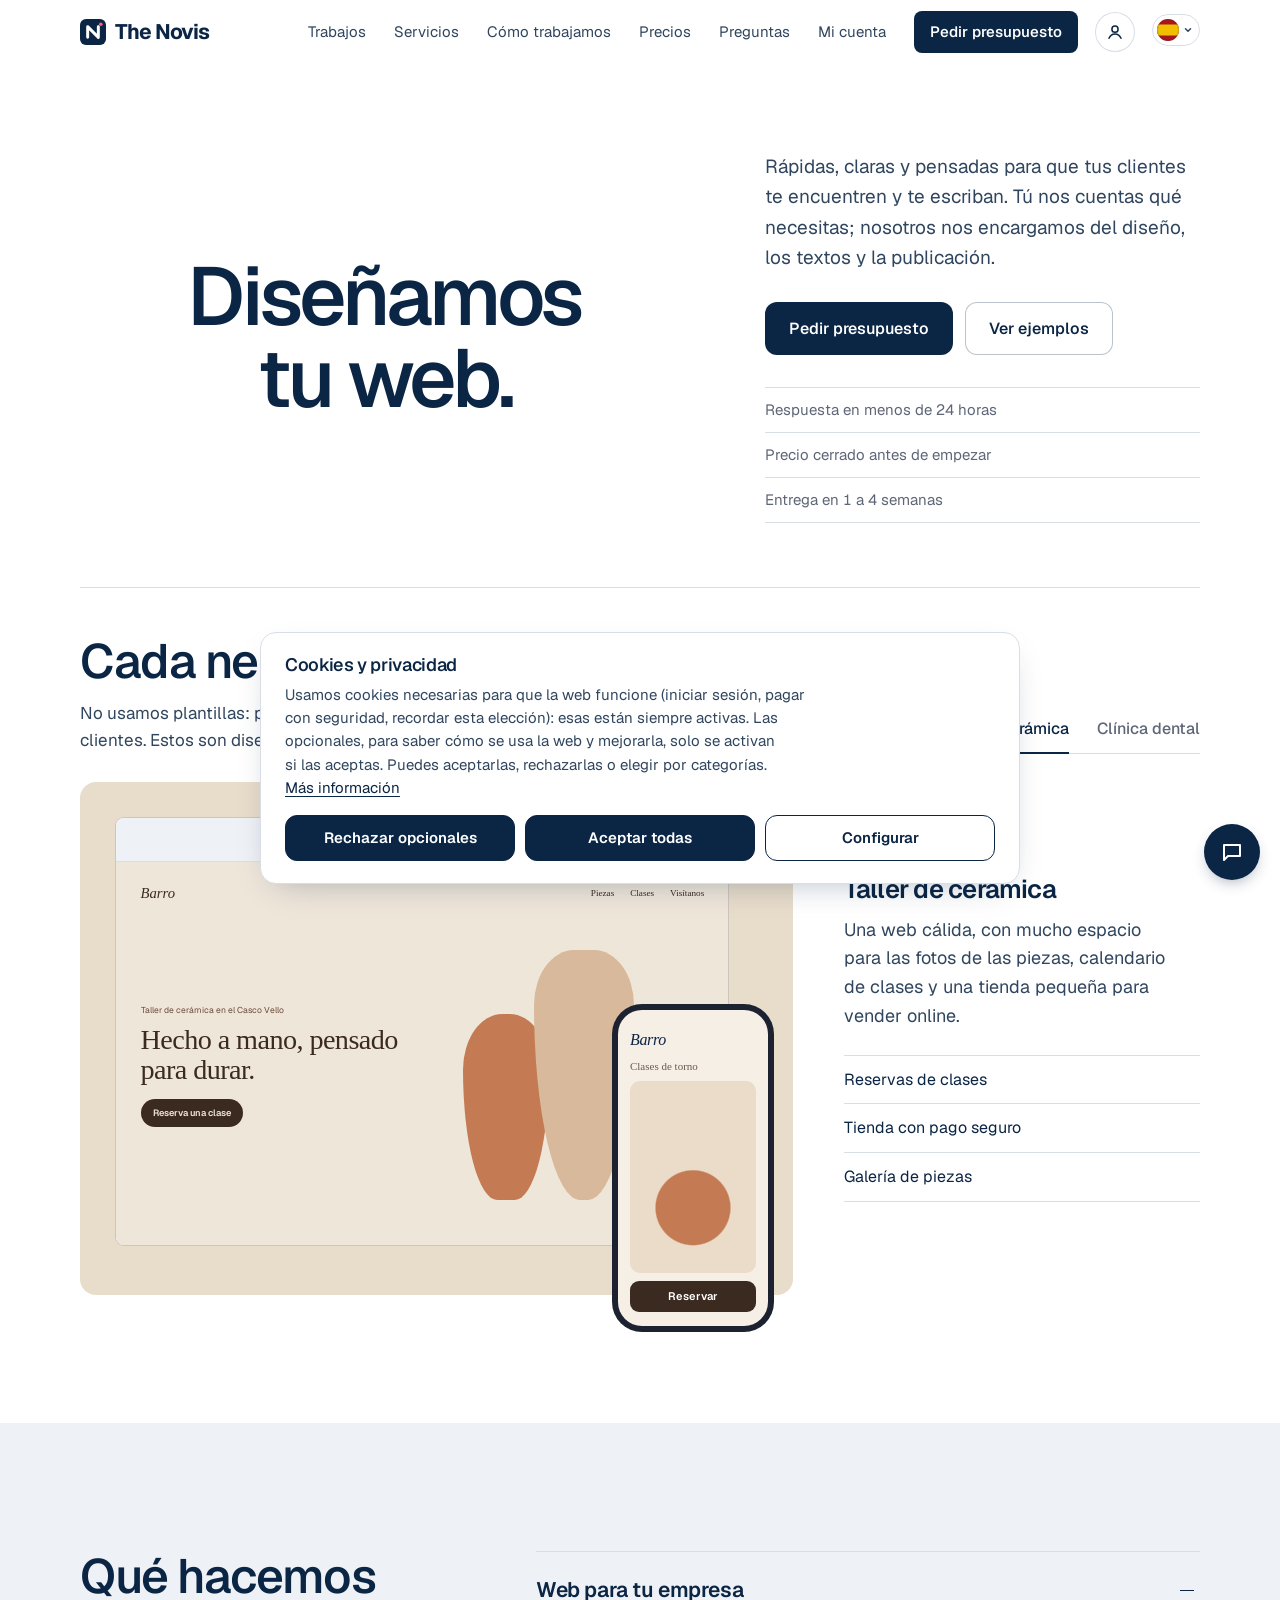
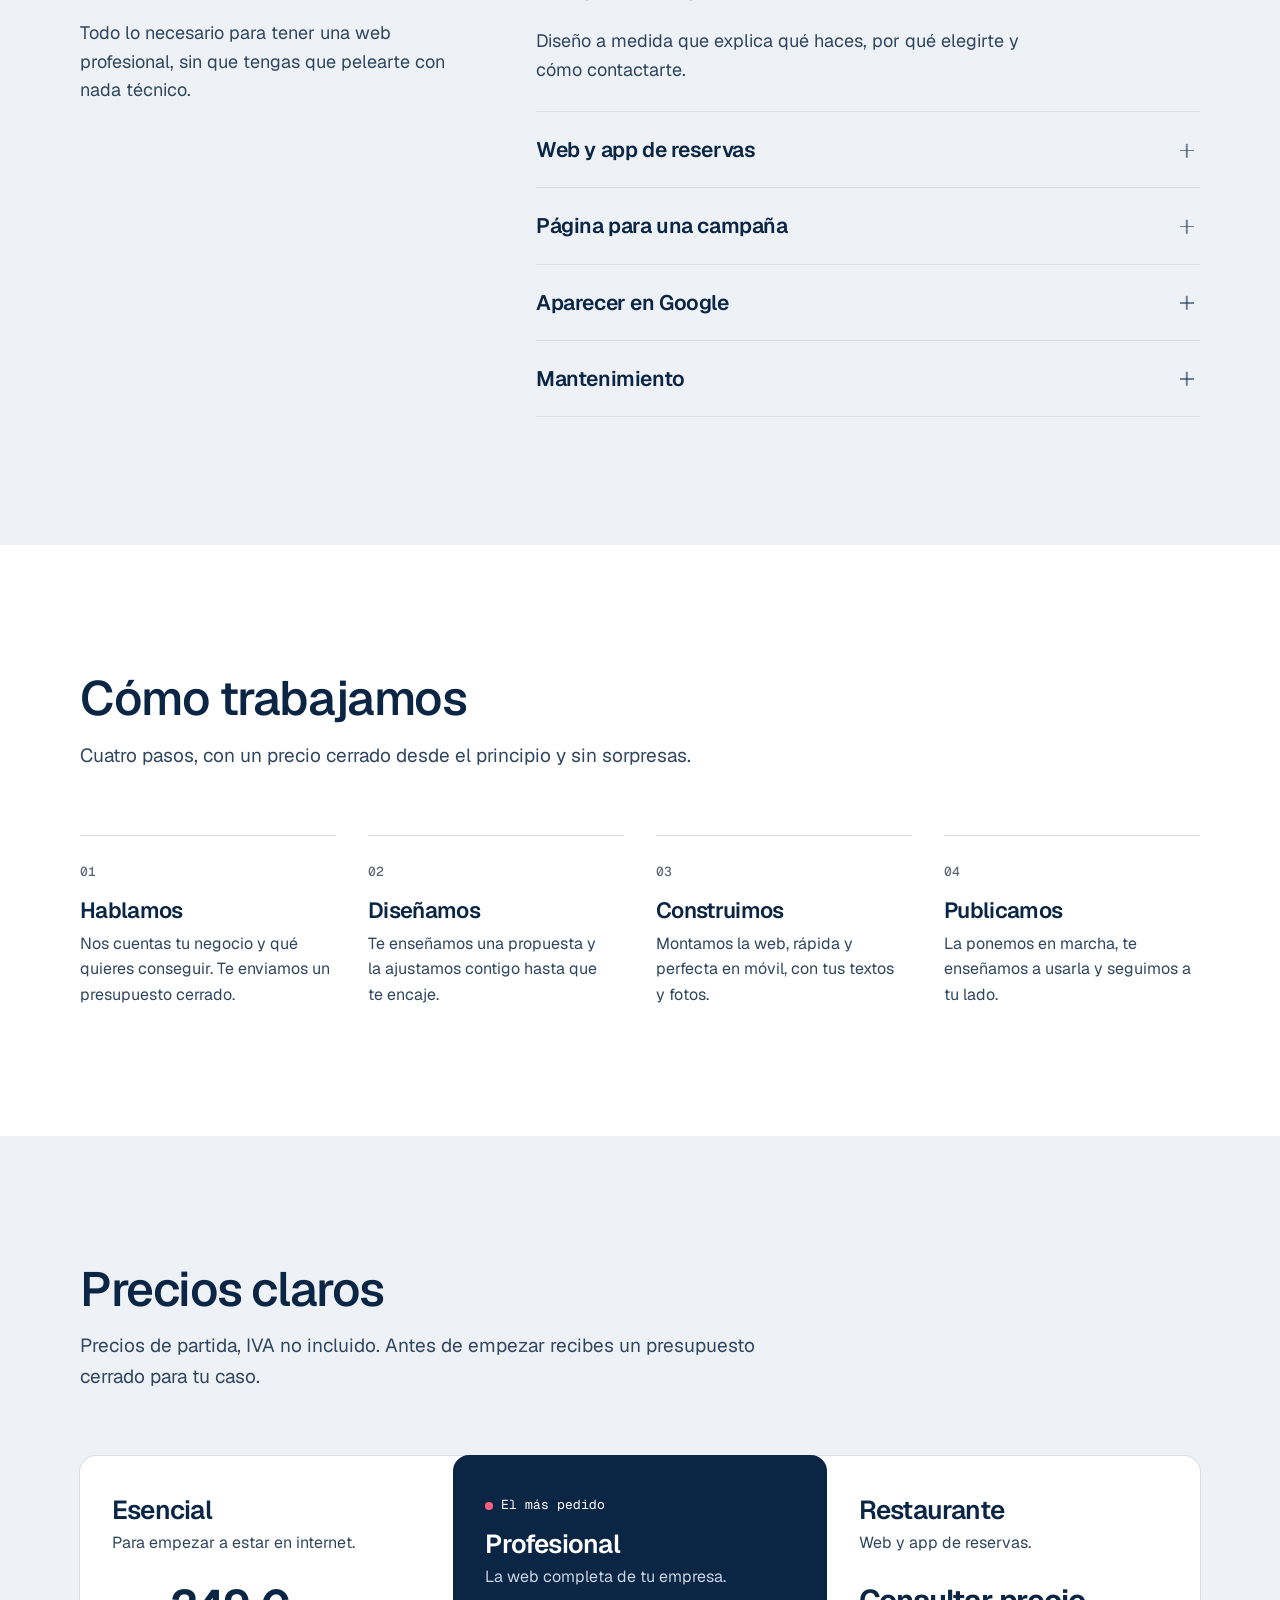
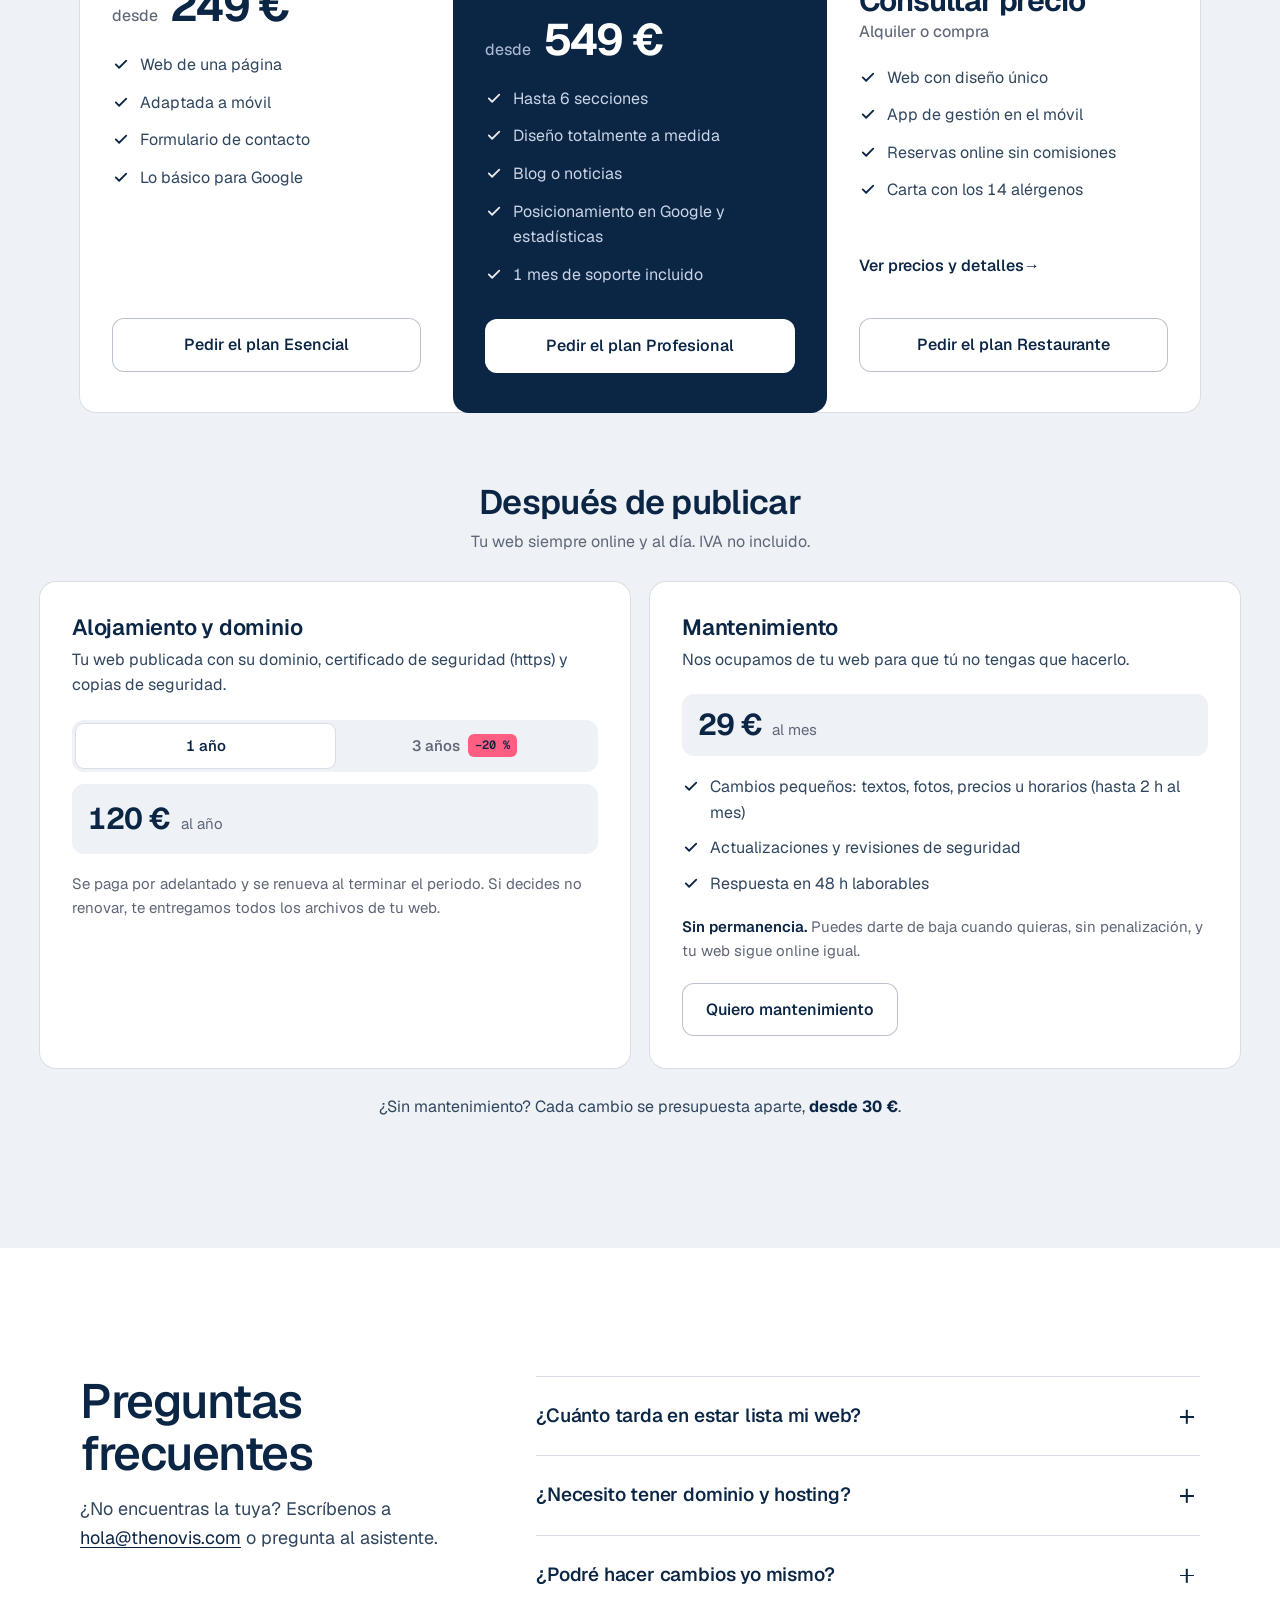
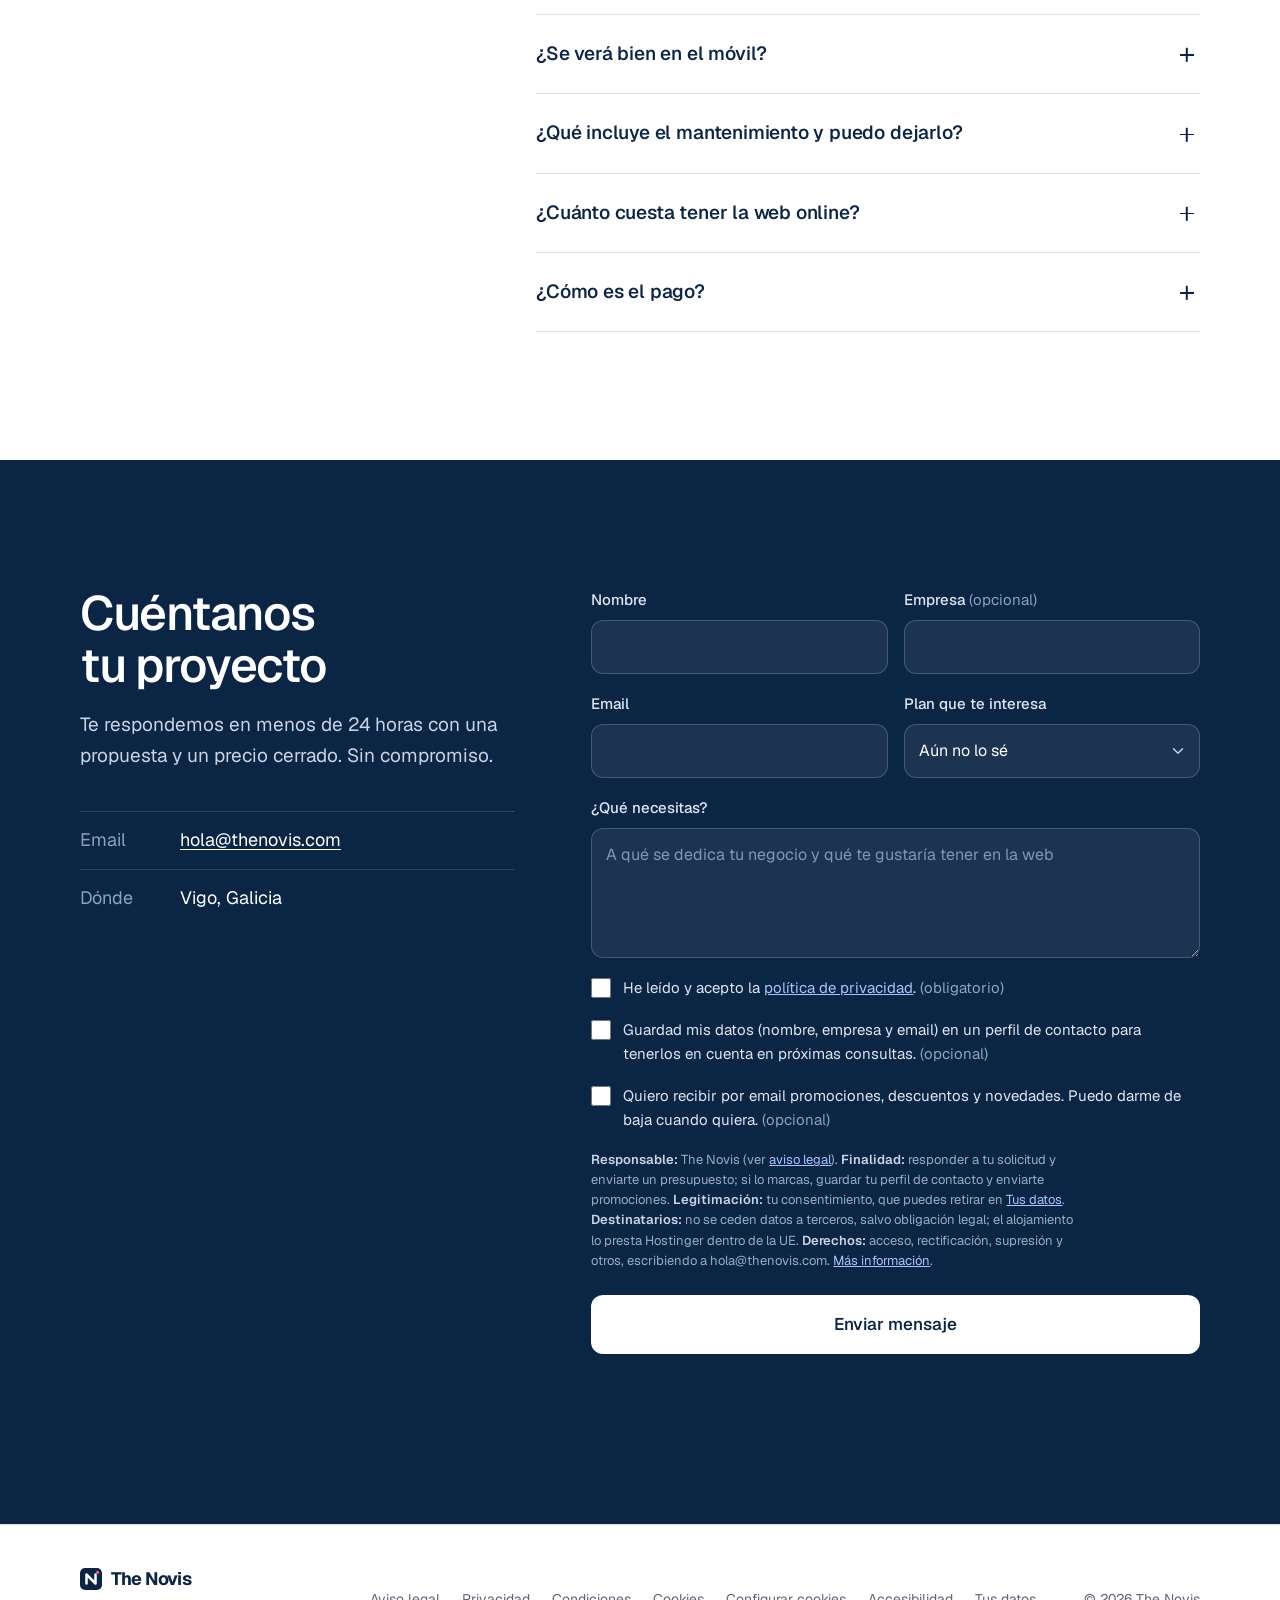
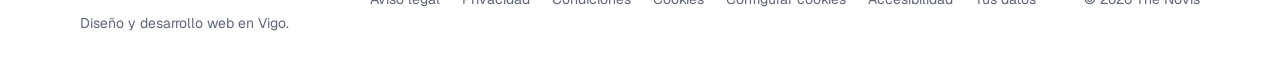
<file: index.html>
<!doctype html>
<html lang="es" class="no-js">
<head>
  <meta charset="utf-8">
  <meta name="viewport" content="width=device-width, initial-scale=1">
  <title>The Novis</title>
  <meta name="description" content="Diseño y desarrollo de páginas web para empresas: webs corporativas, restaurantes y landing pages a medida, rápidas y optimizadas para Google. Presupuesto en 24 h.">
  <meta name="theme-color" content="#ffffff">
  <meta property="og:title" content="The Novis">
  <meta property="og:description" content="Diseño de páginas web para empresas, con presupuesto cerrado.">
  <meta property="og:type" content="website">
  <meta property="og:url" content="https://thenovis.com">
  <link rel="canonical" href="https://thenovis.com/">
  <link rel="alternate" hreflang="es" href="https://thenovis.com/">
  <link rel="alternate" hreflang="gl" href="https://thenovis.com/gl/">
  <link rel="alternate" hreflang="x-default" href="https://thenovis.com/">
  <link rel="icon" href="/favicon.ico?v=12" sizes="16x16 32x32 48x48" type="image/x-icon">
  <link rel="icon" href="/favicon.png?v=12" sizes="48x48" type="image/png" />
  <link rel="icon" href="/assets/favicon-192.png?v=12" type="image/png" sizes="192x192">
  <link rel="apple-touch-icon" href="assets/apple-touch-icon.png?v=12">
  <meta property="og:image" content="https://thenovis.com/assets/og-image.png?v=10">
  <meta property="og:image:width" content="1200">
  <meta property="og:image:height" content="630">
  <meta property="og:site_name" content="The Novis">
  <meta property="og:locale" content="es_ES">
  <meta name="twitter:card" content="summary_large_image">
  <meta name="twitter:title" content="The Novis">
  <meta name="twitter:description" content="Diseño de páginas web para empresas, con presupuesto cerrado.">
  <meta name="twitter:image" content="https://thenovis.com/assets/og-image.png?v=10">
  <link rel="preload" href="assets/fonts/geist-latin-wght-normal.woff2" as="font" type="font/woff2" crossorigin>
  <script type="application/ld+json">{"@context": "https://schema.org", "@graph": [{"@type": "ProfessionalService", "@id": "https://thenovis.com/#negocio", "name": "The Novis", "alternateName": ["TheNovis", "Novis", "The Novis diseño web"], "url": "https://thenovis.com/", "logo": "https://thenovis.com/assets/favicon-512.png?v=12", "image": "https://thenovis.com/assets/og-image.png?v=10", "description": "Diseño y desarrollo de páginas web para empresas: webs corporativas, tiendas online, landing pages, SEO y mantenimiento.", "email": "hola@thenovis.com", "priceRange": "€€", "address": {"@type": "PostalAddress", "addressLocality": "Vigo", "addressRegion": "Pontevedra", "addressCountry": "ES"}, "areaServed": [{"@type": "City", "name": "Vigo"}, {"@type": "AdministrativeArea", "name": "Galicia"}, {"@type": "Country", "name": "España"}], "knowsLanguage": ["es", "gl", "en"], "hasOfferCatalog": {"@type": "OfferCatalog", "name": "Planes de diseño web", "itemListElement": [{"@type": "Offer", "name": "Plan Esencial", "price": "249", "priceCurrency": "EUR", "description": "Web de una página adaptada a móvil"}, {"@type": "Offer", "name": "Plan Profesional", "price": "549", "priceCurrency": "EUR", "description": "Web corporativa a medida de hasta 6 secciones"}, {"@type": "Offer", "name": "Plan Restaurante", "price": "29", "priceCurrency": "EUR", "description": "Web y app de reservas para restaurantes: alquiler desde 29 € al mes más alta, o compra por 1.200 €"}, {"@type": "Offer", "name": "Alojamiento y dominio", "price": "120", "priceCurrency": "EUR", "description": "Alojamiento, dominio, https y copias de seguridad (anual; 288 € por 3 años)"}, {"@type": "Offer", "name": "Mantenimiento web", "price": "29", "priceCurrency": "EUR", "description": "Cambios pequeños, actualizaciones y seguridad, mensual y sin permanencia"}]}}, {"@type": "WebSite", "@id": "https://thenovis.com/#web", "url": "https://thenovis.com/", "name": "The Novis", "alternateName": "TheNovis", "inLanguage": "es", "publisher": {"@id": "https://thenovis.com/#negocio"}}, {"@type": "FAQPage", "mainEntity": [{"@type": "Question", "name": "¿Cuánto tarda en estar lista mi web?", "acceptedAnswer": {"@type": "Answer", "text": "Una web sencilla suele estar lista en una semana. Proyectos más grandes, entre dos y cuatro semanas."}}, {"@type": "Question", "name": "¿Necesito tener dominio y hosting?", "acceptedAnswer": {"@type": "Answer", "text": "No te preocupes. Si no lo tienes, te ayudamos a contratarlo y lo dejamos todo configurado."}}, {"@type": "Question", "name": "¿Podré hacer cambios yo mismo?", "acceptedAnswer": {"@type": "Answer", "text": "Sí. Te explicamos cómo hacer los cambios básicos y, si lo prefieres, los hacemos nosotros con el plan de mantenimiento."}}, {"@type": "Question", "name": "¿Se verá bien en el móvil?", "acceptedAnswer": {"@type": "Answer", "text": "Siempre. Todas nuestras webs se diseñan pensando primero en el móvil."}}, {"@type": "Question", "name": "¿Qué incluye el mantenimiento y puedo dejarlo?", "acceptedAnswer": {"@type": "Answer", "text": "Por 29 € al mes hacemos los cambios pequeños que necesites (hasta 2 horas al mes), las actualizaciones y las revisiones de seguridad. No tiene permanencia: te das de baja cuando quieras y tu web sigue online. Sin mantenimiento, cada cambio se presupuesta aparte desde 30 €."}}, {"@type": "Question", "name": "¿Cuánto cuesta tener la web online?", "acceptedAnswer": {"@type": "Answer", "text": "El alojamiento y el dominio cuestan 120 € al año, o 288 € si contratas 3 años (un 20 % menos). Incluye el certificado de seguridad y copias de seguridad."}}, {"@type": "Question", "name": "¿Cómo es el pago?", "acceptedAnswer": {"@type": "Answer", "text": "50% al aprobar el diseño y 50% al publicar la web. Sin sorpresas."}}]}]}</script>
  <link rel="stylesheet" href="css/styles.css?v=32">
</head>
<body>
  <a href="#contenido" class="skip">Saltar al contenido</a>

  <header class="nav" id="nav">
    <div class="nav__inner">
      <a href="#inicio" class="logo" aria-label="The Novis, inicio"><span class="logo__mark"></span>The Novis</a>
      <nav class="nav__links" id="menu" aria-label="Principal">
        <a href="#trabajos">Trabajos</a>
        <a href="#servicios">Servicios</a>
        <a href="#proceso">Cómo trabajamos</a>
        <a href="#planes">Precios</a>
        <a href="#faq">Preguntas</a>
        <a href="/pagos/">Mi cuenta</a>
        <a href="#contacto" class="btn btn--small">Pedir presupuesto</a>
      </nav>
      <a class="acct" href="/pagos/" aria-label="Mi cuenta" title="Mi cuenta"><svg viewBox="0 0 24 24" aria-hidden="true"><circle cx="12" cy="8.6" r="3.7"/><path d="M4.8 19.6c1.4-3.4 4.1-5.1 7.2-5.1s5.8 1.7 7.2 5.1"/></svg><span class="acct__ini" aria-hidden="true"></span></a>
      <div class="lang">
        <button type="button" class="lang__btn" aria-haspopup="true" aria-expanded="false" aria-controls="langMenu" aria-label="Idioma: castellano"><span class="flag" aria-hidden="true"><svg viewBox="0 0 20 20" preserveAspectRatio="none"><rect width="20" height="20" fill="#AA151B"/><rect y="5" width="20" height="10" fill="#F1BF00"/></svg></span><svg viewBox="0 0 12 12" aria-hidden="true"><path d="M3 4.5l3 3 3-3"/></svg></button>
        <ul class="lang__menu" id="langMenu" hidden>
          <li><a href="/" hreflang="es" lang="es" aria-current="true"><span class="flag" aria-hidden="true"><svg viewBox="0 0 20 20" preserveAspectRatio="none"><rect width="20" height="20" fill="#AA151B"/><rect y="5" width="20" height="10" fill="#F1BF00"/></svg></span>Castellano</a></li>
          <li><a href="/gl/" hreflang="gl" lang="gl"><span class="flag" aria-hidden="true"><svg viewBox="0 0 20 20" preserveAspectRatio="none"><rect width="20" height="20" fill="#fff"/><polygon points="0,0 5.5,0 20,14.5 20,20 14.5,20 0,5.5" fill="#0098D8"/></svg></span>Galego</a></li>
        </ul>
      </div>
      <button class="nav__toggle" id="navToggle" aria-label="Abrir menú" aria-expanded="false" aria-controls="menu">
        <span></span><span></span>
      </button>
    </div>
  </header>

  <main id="contenido" tabindex="-1">

    <!-- Portada -->
    <section class="hero" id="inicio">
      <h1 class="hero__title">Diseñamos tu web.</h1>
      <div class="hero__side">
        <p class="hero__sub">Rápidas, claras y pensadas para que tus clientes te encuentren y te escriban. Tú nos cuentas qué necesitas; nosotros nos encargamos del diseño, los textos y la publicación.</p>
        <div class="hero__cta">
          <a href="#contacto" class="btn">Pedir presupuesto</a>
          <a href="#trabajos" class="btn btn--ghost">Ver ejemplos</a>
        </div>
        <ul class="hero__facts">
          <li>Respuesta en menos de 24&nbsp;horas</li>
          <li>Precio cerrado antes de empezar</li>
          <li>Entrega en 1 a 4 semanas</li>
        </ul>
      </div>
    </section>

    <!-- Ejemplos -->
    <section class="work" id="trabajos" aria-labelledby="trabajos-titulo">
      <div class="work__head">
        <div>
          <h2 id="trabajos-titulo">Cada negocio, una web distinta.</h2>
          <p>No usamos plantillas: partimos de cómo trabajas y de lo que buscan tus clientes. Estos son diseños de ejemplo para tres tipos de negocio.</p>
        </div>
        <div class="work__controls">
        <div class="work__tabs" role="tablist" aria-label="Elige un ejemplo">
          <button type="button" role="tab" id="tab-porto" aria-controls="panel-porto" aria-selected="true">Restaurante</button>
          <button type="button" role="tab" id="tab-barro" aria-controls="panel-barro" aria-selected="false" tabindex="-1">Cerámica</button>
          <button type="button" role="tab" id="tab-alameda" aria-controls="panel-alameda" aria-selected="false" tabindex="-1">Clínica dental</button>
        </div>
        </div>
      </div>

      <!-- Ejemplo 1: restaurante (enlaza a la web de ejemplo) -->
      <div class="work__panel" role="tabpanel" id="panel-porto" aria-labelledby="tab-porto" tabindex="0">
        <a class="stage stage--porto stage--link" href="https://aquamarine-deer-693520.hostingersite.com/" target="_blank" rel="noopener" tabindex="-1" aria-hidden="true" data-live="Ver en vivo ↗">
          <div class="browser">
            <div class="browser__bar"><span class="browser__url">tabernaoporto.gal</span></div>
            <div class="browser__screen">
              <div class="site site--porto">
                <div class="s-nav"><b>Taberna O Porto</b><span>Carta</span><span>Reservas</span></div>
                <div class="s-hero">
                  <h3>Cociña de mercado, a dous pasos do porto.</h3>
                  <ul class="s-menu">
                    <li><span>Pulpo á feira</span><span>16 €</span></li>
                    <li><span>Zamburiñas á prancha</span><span>14 €</span></li>
                    <li><span>Empanada de berberechos</span><span>9 €</span></li>
                  </ul>
                </div>
              </div>
            </div>
          </div>
          <div class="phone phone--porto"><b>O Porto</b><span>Carta de hoxe</span><i></i><em>Reservar mesa</em></div>
        </a>
        <div class="work__info">
          <h3>Restaurante</h3>
          <p>La carta siempre al día, fácil de leer en el móvil, en gallego y castellano, y reservas sin tener que llamar.</p>
          <ul class="work__list"><li>Carta editable por el propio local</li><li>Reservas de mesa</li><li>Web bilingüe</li></ul>
          <a class="work__live" href="https://aquamarine-deer-693520.hostingersite.com/" target="_blank" rel="noopener">Ver la web de ejemplo<span class="sr"> (se abre en otra pestaña)</span><svg viewBox="0 0 24 24" aria-hidden="true"><path d="M8 16L16 8M9 8h7v7"/></svg></a>
        </div>
      </div>

      <!-- Ejemplo 2: taller de cerámica -->
      <div class="work__panel" role="tabpanel" id="panel-barro" aria-labelledby="tab-barro" tabindex="0" hidden>
        <div class="stage stage--barro" aria-hidden="true">
          <div class="browser">
            <div class="browser__bar"><span class="browser__url">barrotaller.es</span></div>
            <div class="browser__screen">
              <div class="site site--barro">
                <div class="s-nav"><b>Barro</b><span>Piezas</span><span>Clases</span><span>Visítanos</span></div>
                <div class="s-hero">
                  <div>
                    <p class="s-kicker">Taller de cerámica en el Casco Vello</p>
                    <h3>Hecho a mano, pensado para durar.</h3>
                    <span class="s-btn">Reserva una clase</span>
                  </div>
                  <div class="s-pots"><i></i><i></i><i></i></div>
                </div>
              </div>
            </div>
          </div>
          <div class="phone phone--barro"><b>Barro</b><span>Clases de torno</span><i></i><em>Reservar</em></div>
        </div>
        <div class="work__info">
          <h3>Taller de cerámica</h3>
          <p>Una web cálida, con mucho espacio para las fotos de las piezas, calendario de clases y una tienda pequeña para vender online.</p>
          <ul class="work__list"><li>Reservas de clases</li><li>Tienda con pago seguro</li><li>Galería de piezas</li></ul>
        </div>
      </div>

      <!-- Ejemplo 3: clínica dental -->
      <div class="work__panel" role="tabpanel" id="panel-alameda" aria-labelledby="tab-alameda" tabindex="0" hidden>
        <div class="stage stage--alameda" aria-hidden="true">
          <div class="browser">
            <div class="browser__bar"><span class="browser__url">clinicaalameda.es</span></div>
            <div class="browser__screen">
              <div class="site site--alameda">
                <div class="s-nav"><b>Clínica Alameda</b><span>Tratamientos</span><span>Equipo</span><span class="s-pill">Pedir cita</span></div>
                <div class="s-hero">
                  <div>
                    <h3>Tu sonrisa, en buenas manos desde 1998.</h3>
                    <p>Odontología general, ortodoncia invisible e implantes en el centro de Vigo.</p>
                    <div class="s-row"><span class="s-btn">Pedir cita online</span><span class="s-tel">986 000 000</span></div>
                  </div>
                  <div class="s-card"><b>Próxima cita disponible</b><span>Martes, 10:30</span><i></i><i></i><i></i></div>
                </div>
              </div>
            </div>
          </div>
          <div class="phone phone--alameda"><b>Clínica Alameda</b><span>Pide tu cita</span><i></i><em>Llamar</em></div>
        </div>
        <div class="work__info">
          <h3>Clínica dental</h3>
          <p>Transmitir confianza en pocos segundos: tratamientos explicados con claridad, el equipo con nombre y cara, y la cita a un toque desde el móvil.</p>
          <ul class="work__list"><li>Cita online y botón de llamada</li><li>Fichas de tratamientos</li><li>Opiniones de pacientes</li></ul>
        </div>
      </div>

      <p class="work__swipe" aria-hidden="true">Desliza sobre el ejemplo para ver otro</p>
    </section>

    <!-- Servicios -->
    <section class="section section--mist" id="servicios">
      <div class="split">
        <div class="split__aside">
          <h2>Qué hacemos</h2>
          <p>Todo lo necesario para tener una web profesional, sin que tengas que pelearte con nada técnico.</p>
        </div>
        <div class="services">
          <details name="servicios" open><summary>Web para tu empresa</summary><div class="services__body"><p>Diseño a medida que explica qué haces, por qué elegirte y cómo contactarte.</p></div></details>
          <details name="servicios"><summary>Web y app de reservas</summary><div class="services__body"><p>Para restaurantes: reservas online sin comisiones, carta digital con alérgenos y una app para gestionarlo desde el móvil.</p></div></details>
          <details name="servicios"><summary>Página para una campaña</summary><div class="services__body"><p>Una sola página centrada en un objetivo: reservas, inscripciones o presupuestos.</p></div></details>
          <details name="servicios"><summary>Aparecer en Google</summary><div class="services__body"><p>Textos, velocidad y ficha de Google preparados para que te encuentren en tu zona.</p></div></details>
          <details name="servicios"><summary>Mantenimiento</summary><div class="services__body"><p>Copias de seguridad, actualizaciones y los cambios que necesites, sin preocuparte.</p></div></details>
        </div>
      </div>
    </section>

    <!-- Proceso -->
    <section class="section" id="proceso">
      <div class="section__head">
        <h2>Cómo trabajamos</h2>
        <p>Cuatro pasos, con un precio cerrado desde el principio y sin sorpresas.</p>
      </div>
      <ol class="steps">
        <li class="step"><span class="step__n">1</span><h3>Hablamos</h3><p>Nos cuentas tu negocio y qué quieres conseguir. Te enviamos un presupuesto cerrado.</p></li>
        <li class="step"><span class="step__n">2</span><h3>Diseñamos</h3><p>Te enseñamos una propuesta y la ajustamos contigo hasta que te encaje.</p></li>
        <li class="step"><span class="step__n">3</span><h3>Construimos</h3><p>Montamos la web, rápida y perfecta en móvil, con tus textos y fotos.</p></li>
        <li class="step"><span class="step__n">4</span><h3>Publicamos</h3><p>La ponemos en marcha, te enseñamos a usarla y seguimos a tu lado.</p></li>
      </ol>
    </section>

    <!-- Precios -->
    <section class="section section--mist" id="planes">
      <div class="section__head">
        <h2>Precios claros</h2>
        <p>Precios de partida, IVA no incluido. Antes de empezar recibes un presupuesto cerrado para tu caso.</p>
      </div>
      <div class="plans"><!-- planes:inicio -->
        <article class="plan">
          <h3>Esencial</h3>
          <p class="plan__desc">Para empezar a estar en internet.</p>
          <p class="plan__price"><span>desde</span> 249 €</p>
          <ul>
            <li>Web de una página</li>
            <li>Adaptada a móvil</li>
            <li>Formulario de contacto</li>
            <li>Lo básico para Google</li>
          </ul>
          <a href="#contacto" class="btn btn--ghost" data-plan="Esencial">Pedir el plan Esencial</a>
        </article>
        <article class="plan plan--featured">
          <p class="plan__tag">El más pedido</p>
          <h3>Profesional</h3>
          <p class="plan__desc">La web completa de tu empresa.</p>
          <p class="plan__price"><span>desde</span> 549 €</p>
          <ul>
            <li>Hasta 6 secciones</li>
            <li>Diseño totalmente a medida</li>
            <li>Blog o noticias</li>
            <li>Posicionamiento en Google y estadísticas</li>
            <li>1 mes de soporte incluido</li>
          </ul>
          <a href="#contacto" class="btn btn--light" data-plan="Profesional">Pedir el plan Profesional</a>
        </article>
        <article class="plan">
          <h3>Restaurante</h3>
          <p class="plan__desc">Web y app de reservas.</p>
          <p class="plan__price plan__price--text">Consultar precio<span>Alquiler o compra</span></p>
          <ul>
            <li>Web con diseño único</li>
            <li>App de gestión en el móvil</li>
            <li>Reservas online sin comisiones</li>
            <li>Carta con los 14 alérgenos</li>
          </ul>
          <div class="plan__info"><button type="button" class="plan__more" data-modal="restaurante-info" aria-haspopup="dialog" aria-label="Ver precios y detalles del plan Restaurante">Ver precios y detalles</button></div>
          <a href="#contacto" class="btn btn--ghost" data-plan="Restaurante">Pedir el plan Restaurante</a>
        </article>
      <!-- planes:fin --></div>
      <div class="plans__dots" id="planDots" role="group" aria-label="Elegir plan"></div>

      <div class="extras">
        <div class="extras__head">
          <h3>Después de publicar</h3>
          <p>Tu web siempre online y al día. IVA no incluido.</p>
        </div>
<!-- servicios:inicio -->
        <article class="extra">
          <h4>Alojamiento y dominio</h4>
          <p class="extra__desc">Tu web publicada con su dominio, certificado de seguridad (https) y copias de seguridad.</p>
          <fieldset class="seg">
            <legend class="sr">Duración del alojamiento</legend>
            <label><input type="radio" name="aloj" value="1" checked> 1 año</label>
            <label><input type="radio" name="aloj" value="3"> 3 años <span class="seg__save">−20 %</span></label>
            <span class="seg__thumb" aria-hidden="true"></span>
          </fieldset>
          <p class="extra__opt extra__opt--host" aria-live="polite">
            <span class="roll extra__price"><span>120 €</span><span>288 €</span></span>
            <span class="roll extra__per"><span>al año</span><span>por 3 años</span></span>
          </p>
          <p class="extra__ahorro"><span>Sale a <strong>96 € al año</strong>: te ahorras 72 € frente a renovar cada año.</span></p>
          <p class="extra__note">Se paga por adelantado y se renueva al terminar el periodo. Si decides no renovar, te entregamos todos los archivos de tu web.</p>
        </article>
        <article class="extra">
          <h4>Mantenimiento</h4>
          <p class="extra__desc">Nos ocupamos de tu web para que tú no tengas que hacerlo.</p>
          <div class="extra__opts">
            <p class="extra__opt"><span class="extra__price" data-contar="29">29 €</span> <span class="extra__per">al mes</span></p>
          </div>
          <ul>
            <li>Cambios pequeños: textos, fotos, precios u horarios (hasta 2 h al mes)</li>
            <li>Actualizaciones y revisiones de seguridad</li>
            <li>Respuesta en 48 h laborables</li>
          </ul>
          <p class="extra__note"><strong>Sin permanencia.</strong> Puedes darte de baja cuando quieras, sin penalización, y tu web sigue online igual.</p>
          <a href="#contacto" class="btn btn--ghost" data-plan="Mantenimiento">Quiero mantenimiento</a>
        </article>
<!-- servicios:fin -->
        <p class="extras__foot">¿Sin mantenimiento? Cada cambio se presupuesta aparte, <strong>desde 30 €</strong>.</p>
      </div>
    </section>

    <!-- Plan Restaurante: ventana emergente -->
    <dialog class="modal" id="restaurante-info" aria-labelledby="resto-titulo">
      <div class="modal__bar">
        <p class="modal__kicker">Plan Restaurante</p>
        <button type="button" class="modal__x" data-modal-close aria-label="Cerrar"><svg viewBox="0 0 24 24" aria-hidden="true"><path d="M6 6l12 12M18 6L6 18"/></svg></button>
      </div>
      <div class="modal__body">
        <h2 id="resto-titulo">Web y app de reservas para tu restaurante</h2>
        <p class="modal__intro">Una web con un diseño único y una app para gestionarlo todo desde el móvil. Sin comisiones por reserva, sin plataformas intermedias, y los clientes son tuyos.</p>
      <section class="rprice" aria-labelledby="rprice-t">
          <h3 class="rprice__title" id="rprice-t">Precios</h3>
          <p class="rprice__lead">Elige cómo quieres tenerla: <strong>alquilada</strong>, con todo incluido por una cuota al mes, o <strong>comprada</strong>, con un único pago. Precios sin IVA.</p>
          <div class="rprice__grid">
            <article class="rplan">
              <p class="rplan__type">Alquiler</p>
              <h4>Esencial</h4>
              <p class="rplan__desc">Nuestro diseño base con tu logo, colores y fotos.</p>
              <p class="rplan__price">29 €<span>/mes</span></p>
              <dl class="rplan__meta"><div><dt>Alta</dt><dd>390 €</dd></div><div><dt>Pago anual</dt><dd>290 € <em>(2 meses gratis)</em></dd></div><div><dt>Primer año</dt><dd>738 €</dd></div></dl>
              <ul><li>Alojamiento y actualizaciones incluidos</li><li>Cambias la carta tú desde la app</li><li>1 cambio pequeño al mes incluido</li><li>Soporte por mensaje</li></ul>
            </article>
            <article class="rplan rplan--featured">
              <p class="rplan__type">Alquiler<span class="rplan__tag">Recomendado</span></p>
              <h4>Completo</h4>
              <p class="rplan__desc">Un diseño hecho a medida para tu restaurante.</p>
              <p class="rplan__price">49 €<span>/mes</span></p>
              <dl class="rplan__meta"><div><dt>Alta</dt><dd>590 €</dd></div><div><dt>Pago anual</dt><dd>490 € <em>(2 meses gratis)</em></dd></div><div><dt>Primer año</dt><dd>1.178 €</dd></div></dl>
              <ul><li>Alojamiento y actualizaciones incluidos</li><li>Nos mandas la carta y la actualizamos</li><li>Cambios pequeños incluidos</li><li>Soporte prioritario</li></ul>
            </article>
            <article class="rplan">
              <p class="rplan__type">Pago único</p>
              <h4>Compra</h4>
              <p class="rplan__desc">La web es para siempre de tu restaurante.</p>
              <p class="rplan__price">1.200 €</p>
              <dl class="rplan__meta"><div><dt>Mantenimiento</dt><dd>19 €/mes <em>(opcional)</em></dd></div><div><dt>Primer año</dt><dd>1.200 € <em>(1.428 € con mantenimiento)</em></dd></div></dl>
              <ul><li>Diseño base o a medida</li><li>Se instala en tu propio alojamiento</li><li>Cambias la carta tú desde la app</li><li>Actualizaciones y soporte con el mantenimiento</li></ul>
            </article>
          </div>
          <p class="rprice__own"><strong>Siempre son tuyos:</strong> el dominio, los contenidos y los datos de tus clientes, elijas la opción que elijas.</p>
          <details class="rcompare"><summary>Comparar todo en detalle</summary>
            <div class="rcompare__wrap"><table class="rcompare__table">
              <thead><tr><th scope="col"></th><th scope="col">Esencial</th><th scope="col">Completo</th><th scope="col">Compra</th></tr></thead>
              <tbody>
                <tr><th scope="row">Alta</th><td>390 €</td><td>590 €</td><td>1.200 € (pago único)</td></tr>
                <tr><th scope="row">Cuota mensual</th><td>29 €</td><td>49 €</td><td>Opcional: 19 € de mantenimiento</td></tr>
                <tr><th scope="row">Pago anual</th><td>290 € (2 meses gratis)</td><td>490 € (2 meses gratis)</td><td>—</td></tr>
                <tr><th scope="row">Primer año</th><td>738 €</td><td>1.178 €</td><td>1.200 € (1.428 € con mantenimiento)</td></tr>
                <tr><th scope="row">Diseño</th><td>Base, con tu logo, colores y fotos</td><td>A medida</td><td>Base o a medida</td></tr>
                <tr><th scope="row">Alojamiento</th><td>Incluido</td><td>Incluido</td><td>En tu propio alojamiento</td></tr>
                <tr><th scope="row">Código</th><td>Lo mantenemos nosotros</td><td>Lo mantenemos nosotros</td><td>Licencia de uso para tu restaurante</td></tr>
                <tr><th scope="row">Dominio, datos y contenidos</th><td>Tuyos</td><td>Tuyos</td><td>Tuyos</td></tr>
                <tr><th scope="row">Actualizaciones</th><td>Automáticas</td><td>Automáticas</td><td>Solo con mantenimiento</td></tr>
                <tr><th scope="row">Carta</th><td>La cambias tú desde la app</td><td>Nos la mandas y la actualizamos</td><td>La cambias tú desde la app</td></tr>
                <tr><th scope="row">Cambios pequeños</th><td>1 al mes incluido</td><td>Incluidos</td><td>Se presupuestan aparte</td></tr>
                <tr><th scope="row">Soporte</th><td>Por mensaje</td><td>Prioritario</td><td>Según mantenimiento</td></tr>
              </tbody>
    </table></div>
  </details>
          <h3 class="rprice__title rprice__title--sm">Cambios y extras</h3>
          <ul class="rextras">
            <li><p><strong>Cambio pequeño extra</strong><span>Una foto, un texto o un banner</span></p><p class="rextras__price">15 €</p></li>
            <li><p><strong>Pack de 4 cambios pequeños</strong></p><p class="rextras__price">50 €</p></li>
            <li><p><strong>Función nueva o cambio grande</strong></p><p class="rextras__price">Presupuesto cerrado o 30–40 €/h</p></li>
            <li><p><strong>Fotos o diseño a medida</strong></p><p class="rextras__price">150–300 €</p></li>
            <li><p><strong>Complemento Pro</strong><span>Recordatorios, lista de espera, QR por mesa y estadísticas</span></p><p class="rextras__price">Unos 15 €/mes <span class="rextras__soon">Próximamente</span></p></li>
          </ul>
        </section>
        <h3 class="rprice__title rprice__title--inc">Qué incluye</h3>
        <div class="resto">
        <article class="resto__card">
          <h3>Lo que ven tus clientes</h3>
          <ul>
            <li><strong>Portada con personalidad:</strong> el nombre del restaurante en grande, fotos del local y el horario de hoy.</li>
            <li><strong>Reservas online en 3 pasos:</strong> cuántos son, qué día y a qué hora. Solo se muestran las horas con sitio libre, así que nunca se llena de más.</li>
            <li><strong>La carta como un librito:</strong> se hojea pasando páginas, con índice y precios. En el ordenador se abre a doble página.</li>
            <li><strong>Los 14 alérgenos</strong> con iconos de colores junto a cada plato y la explicación de cada uno, como exige la ley.</li>
            <li><strong>Cuenta de cliente:</strong> reservan sin escribir sus datos y pueden ver o cancelar sus reservas ellos mismos.</li>
            <li><strong>Se instala en el móvil</strong> como una app, sin pasar por ninguna tienda.</li>
            <li><strong>Botones directos</strong> para llamar, escribir por WhatsApp, ver cómo llegar y abrir las redes sociales.</li>
          </ul>
        </article>
        <article class="resto__card">
          <h3>Lo que tienes tú</h3>
          <p class="resto__sub">Una app de gestión en el móvil</p>
          <ul>
            <li><strong>Hoy:</strong> las reservas del día separadas en comida y cena. Confirmas, rechazas o llamas con un toque.</li>
            <li><strong>Calendario:</strong> el mes entero con las personas reservadas cada día. Desde ahí cierras festivos o vacaciones.</li>
            <li><strong>Carta:</strong> cambias platos, precios y fotos en segundos. Si se acaba un plato, lo quitas de la web con un interruptor.</li>
            <li><strong>Aviso al momento</strong> de cada reserva nueva, en el móvil y por email.</li>
            <li><strong>Cambias toda la web tú mismo:</strong> textos, fotos, horario, teléfono, redes, aforo y normas de reserva. Sin llamar a nadie.</li>
          </ul>
        </article>
        <article class="resto__card">
          <h3>Tranquilidad legal y seguridad</h3>
          <ul>
            <li><strong>Protección de datos y cookies:</strong> aviso legal, condiciones de uso, privacidad y aviso de cookies incluidos.</li>
            <li><strong>Datos cifrados:</strong> los de los clientes se guardan cifrados y los de cada reserva se borran solos a las 24 horas.</li>
            <li><strong>Preparada para Google:</strong> aparece bien en las búsquedas, con horario y dirección, y lista para Google Analytics.</li>
          </ul>
        </article>
        <article class="resto__card">
          <h3>Por qué esta y no una plataforma de reservas</h3>
          <ul>
            <li><strong>Sin comisiones</strong> por comensal ni cuota por reserva.</li>
            <li><strong>Los clientes y sus datos son tuyos,</strong> no de una plataforma.</li>
            <li><strong>Imagen propia:</strong> no eres una ficha más en un listado junto a tu competencia.</li>
          </ul>
        </article>
      </div>
      <div class="resto__cta">
        <a href="#contacto" class="btn" data-plan="Restaurante">Pedir el plan Restaurante</a>
        <p>Te ayudamos a elegir: cuéntanos cómo es tu restaurante y te confirmamos el precio por escrito, sin compromiso. Precios sin IVA.</p>
      </div>
      </div>
    </dialog>

    <!-- Preguntas -->
    <section class="section" id="faq">
      <div class="split">
        <div class="split__aside">
          <h2>Preguntas frecuentes</h2>
          <p>¿No encuentras la tuya? Escríbenos a <a href="mailto:hola@thenovis.com">hola@thenovis.com</a> o pregunta al asistente.</p>
        </div>
        <div class="faq">
          <details><summary>¿Cuánto tarda en estar lista mi web?</summary><p>Una web sencilla suele estar lista en una semana. Proyectos más grandes, entre dos y cuatro semanas.</p></details>
          <details><summary>¿Necesito tener dominio y hosting?</summary><p>No te preocupes. Si no lo tienes, te ayudamos a contratarlo y lo dejamos todo configurado.</p></details>
          <details><summary>¿Podré hacer cambios yo mismo?</summary><p>Sí. Te explicamos cómo hacer los cambios básicos y, si lo prefieres, los hacemos nosotros con el plan de mantenimiento.</p></details>
          <details><summary>¿Se verá bien en el móvil?</summary><p>Siempre. Todas nuestras webs se diseñan pensando primero en el móvil.</p></details>
          <details><summary>¿Qué incluye el mantenimiento y puedo dejarlo?</summary><p>Por 29 € al mes hacemos los cambios pequeños que necesites (hasta 2 horas al mes), las actualizaciones y las revisiones de seguridad. No tiene permanencia: te das de baja cuando quieras y tu web sigue online. Sin mantenimiento, cada cambio se presupuesta aparte desde 30 €.</p></details>
          <details><summary>¿Cuánto cuesta tener la web online?</summary><p>El alojamiento y el dominio cuestan 120 € al año, o 288 € si contratas 3 años (un 20 % menos). Incluye el certificado de seguridad y copias de seguridad.</p></details>
          <details><summary>¿Cómo es el pago?</summary><p>50% al aprobar el diseño y 50% al publicar la web. Sin sorpresas.</p></details>
        </div>
      </div>
    </section>

    <!-- Contacto -->
    <section class="section section--ink" id="contacto">
      <div class="contact">
        <div class="contact__intro">
          <h2>Cuéntanos tu proyecto</h2>
          <p>Te respondemos en menos de 24 horas con una propuesta y un precio cerrado. Sin compromiso.</p>
          <dl class="contact__info">
            <div><dt>Email</dt><dd><a href="mailto:hola@thenovis.com">hola@thenovis.com</a></dd></div>
            <!--d:tel-contacto--><!--/d-->
            <div><dt>Dónde</dt><dd><!--d:localidad-->Vigo, Galicia<!--/d--></dd></div>
          </dl>
        </div>

        <form class="form" id="contactForm" action="contact.php" method="post" novalidate>
          <p class="plan-chip field--full" id="planChip" role="status" aria-live="polite" hidden></p>
          <div class="field">
            <label for="nombre">Nombre</label>
            <input type="text" id="nombre" name="nombre" required autocomplete="name">
          </div>
          <div class="field">
            <label for="empresa">Empresa <span class="opt">(opcional)</span></label>
            <input type="text" id="empresa" name="empresa" autocomplete="organization">
          </div>
          <div class="field">
            <label for="email">Email</label>
            <input type="email" id="email" name="email" required autocomplete="email">
          </div>
          <div class="field field--plan">
            <label for="plan">Plan que te interesa</label>
            <select id="plan" name="plan"><!-- opciones:inicio -->
              <option value="Aún no lo sé">Aún no lo sé</option>
              <option value="Esencial">Esencial</option>
              <option value="Profesional">Profesional</option>
              <option value="Restaurante">Restaurante</option>
              <option value="Mantenimiento">Mantenimiento</option>
            <!-- opciones:fin --></select>
          </div>
          <div class="field field--full">
            <label for="mensaje">¿Qué necesitas?</label>
            <textarea id="mensaje" name="mensaje" rows="4" required placeholder="A qué se dedica tu negocio y qué te gustaría tener en la web"></textarea>
          </div>
          <input type="hidden" name="idioma" value="es">
          <input type="text" name="web" class="hp" tabindex="-1" autocomplete="off" aria-hidden="true">
          <label class="check field--full">
            <input type="checkbox" name="acepto" value="1" required>
            <span>He leído y acepto la <a href="privacidad.html">política de privacidad</a>. <span class="opt">(obligatorio)</span></span>
          </label>
          <label class="check field--full">
            <input type="checkbox" name="perfil_contacto" value="1">
            <span>Guardad mis datos (nombre, empresa y email) en un perfil de contacto para tenerlos en cuenta en próximas consultas. <span class="opt">(opcional)</span></span>
          </label>
          <label class="check field--full">
            <input type="checkbox" name="publicidad" value="1">
            <span>Quiero recibir por email promociones, descuentos y novedades. Puedo darme de baja cuando quiera. <span class="opt">(opcional)</span></span>
          </label>
          <p class="legal-info field--full">
            <strong>Responsable:</strong> The Novis (ver <a href="aviso-legal.html">aviso legal</a>).
            <strong>Finalidad:</strong> responder a tu solicitud y enviarte un presupuesto; si lo marcas, guardar tu perfil de contacto y enviarte promociones.
            <strong>Legitimación:</strong> tu consentimiento, que puedes retirar en <a href="datos/">Tus datos</a>.
            <strong>Destinatarios:</strong> no se ceden datos a terceros, salvo obligación legal; el alojamiento lo presta Hostinger dentro de la UE.
            <strong>Derechos:</strong> acceso, rectificación, supresión y otros, escribiendo a hola@thenovis.com.
            <a href="privacidad.html">Más información</a>.
          </p>
          <button type="submit" class="btn btn--light field--full">Enviar mensaje</button>
          <p class="form__status field--full" id="formStatus" role="status" aria-live="polite"></p>
        </form>
      </div>
    </section>

  </main>

  <footer class="footer">
    <div class="footer__inner">
      <div class="footer__brand">
        <a href="#inicio" class="logo"><span class="logo__mark"></span>The Novis</a>
        <p>Diseño y desarrollo web en Vigo.</p>
      </div>
      <nav aria-label="Información legal">
        <a href="aviso-legal.html">Aviso legal</a>
        <a href="privacidad.html">Privacidad</a>
        <a href="condiciones.html">Condiciones</a>
        <a href="cookies.html">Cookies</a>
        <button type="button" class="foot-link" data-cookies>Configurar cookies</button>
        <a href="accesibilidad.html">Accesibilidad</a>
        <a href="datos/">Tus datos</a>
      </nav>
      <p class="footer__copy">© <span id="year">2026</span> The Novis</p>
    </div>
  </footer>

  <script src="js/main.js?v=17" defer></script>
  <script src="js/modal.js?v=1" defer></script>
  <script src="js/chat.js?v=11" defer></script>
  <script src="/js/consent.js?v=5" defer></script>
</body>
</html>
</file>
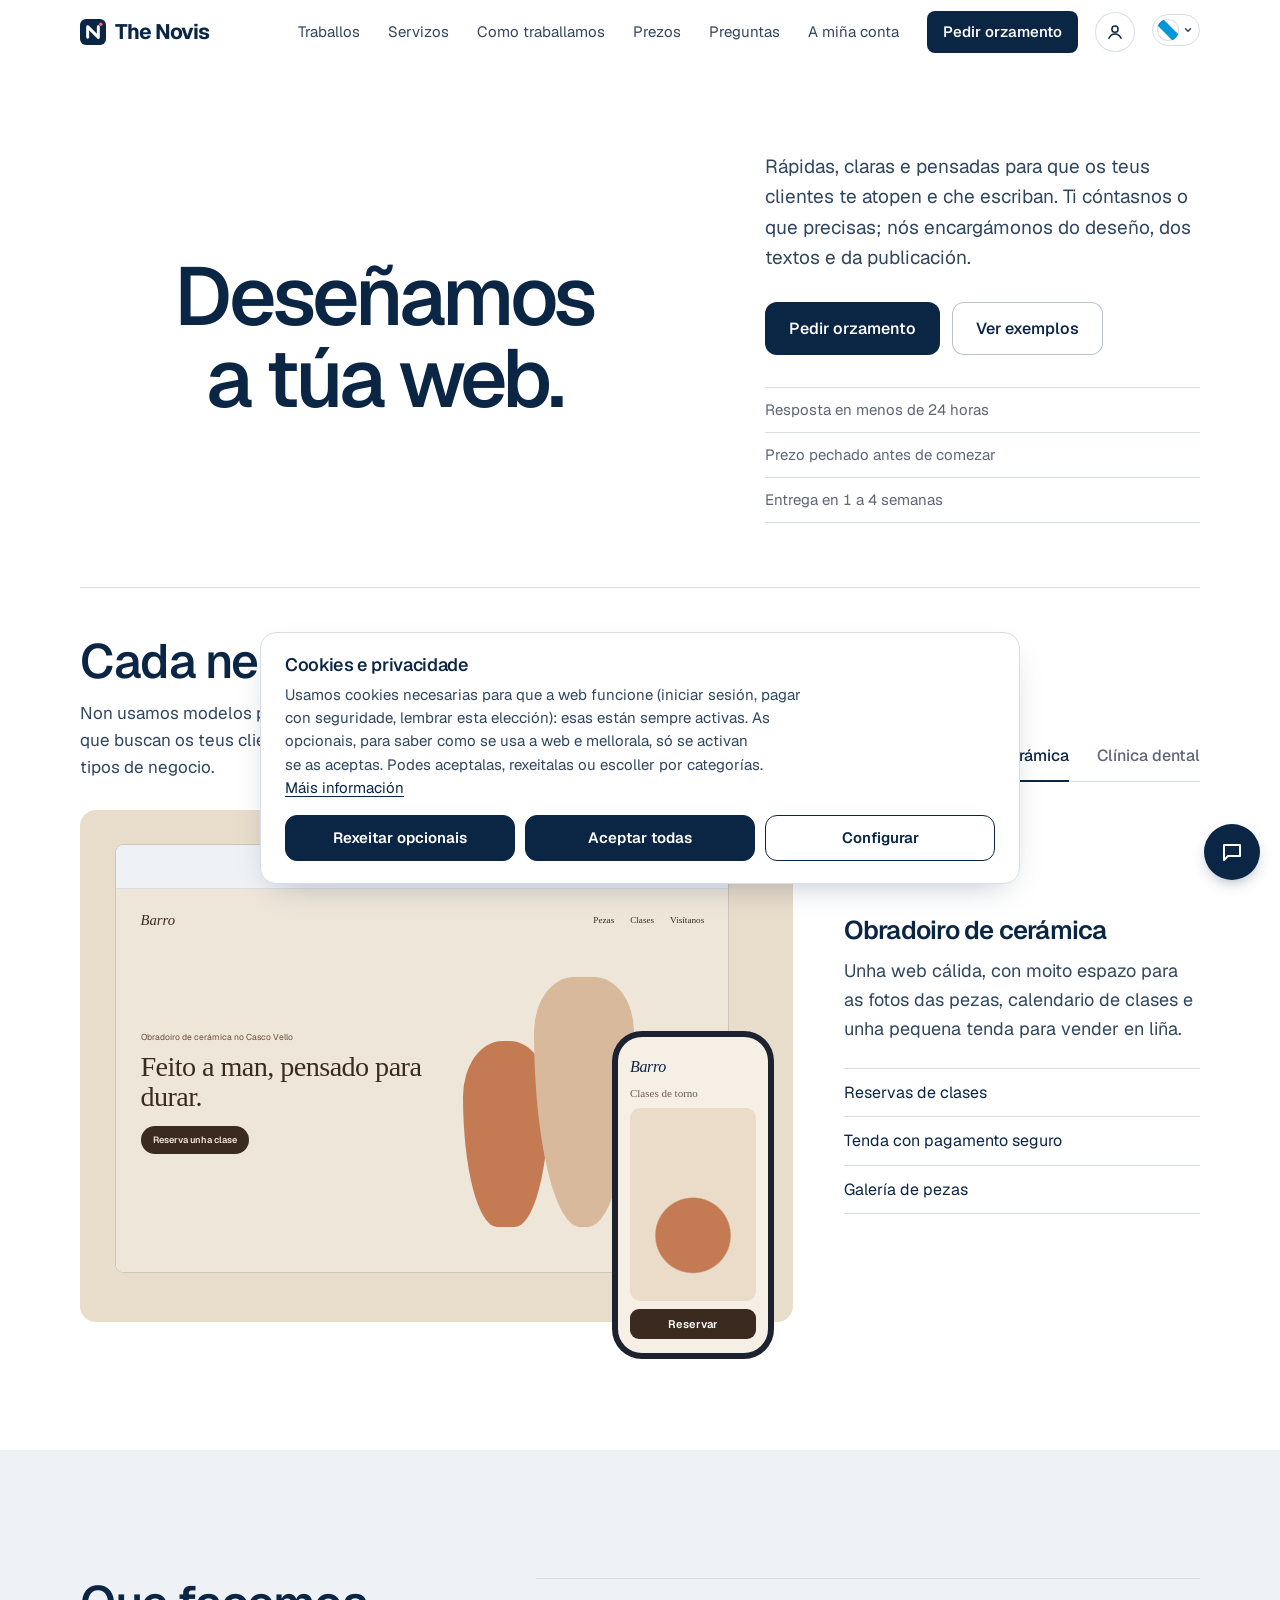
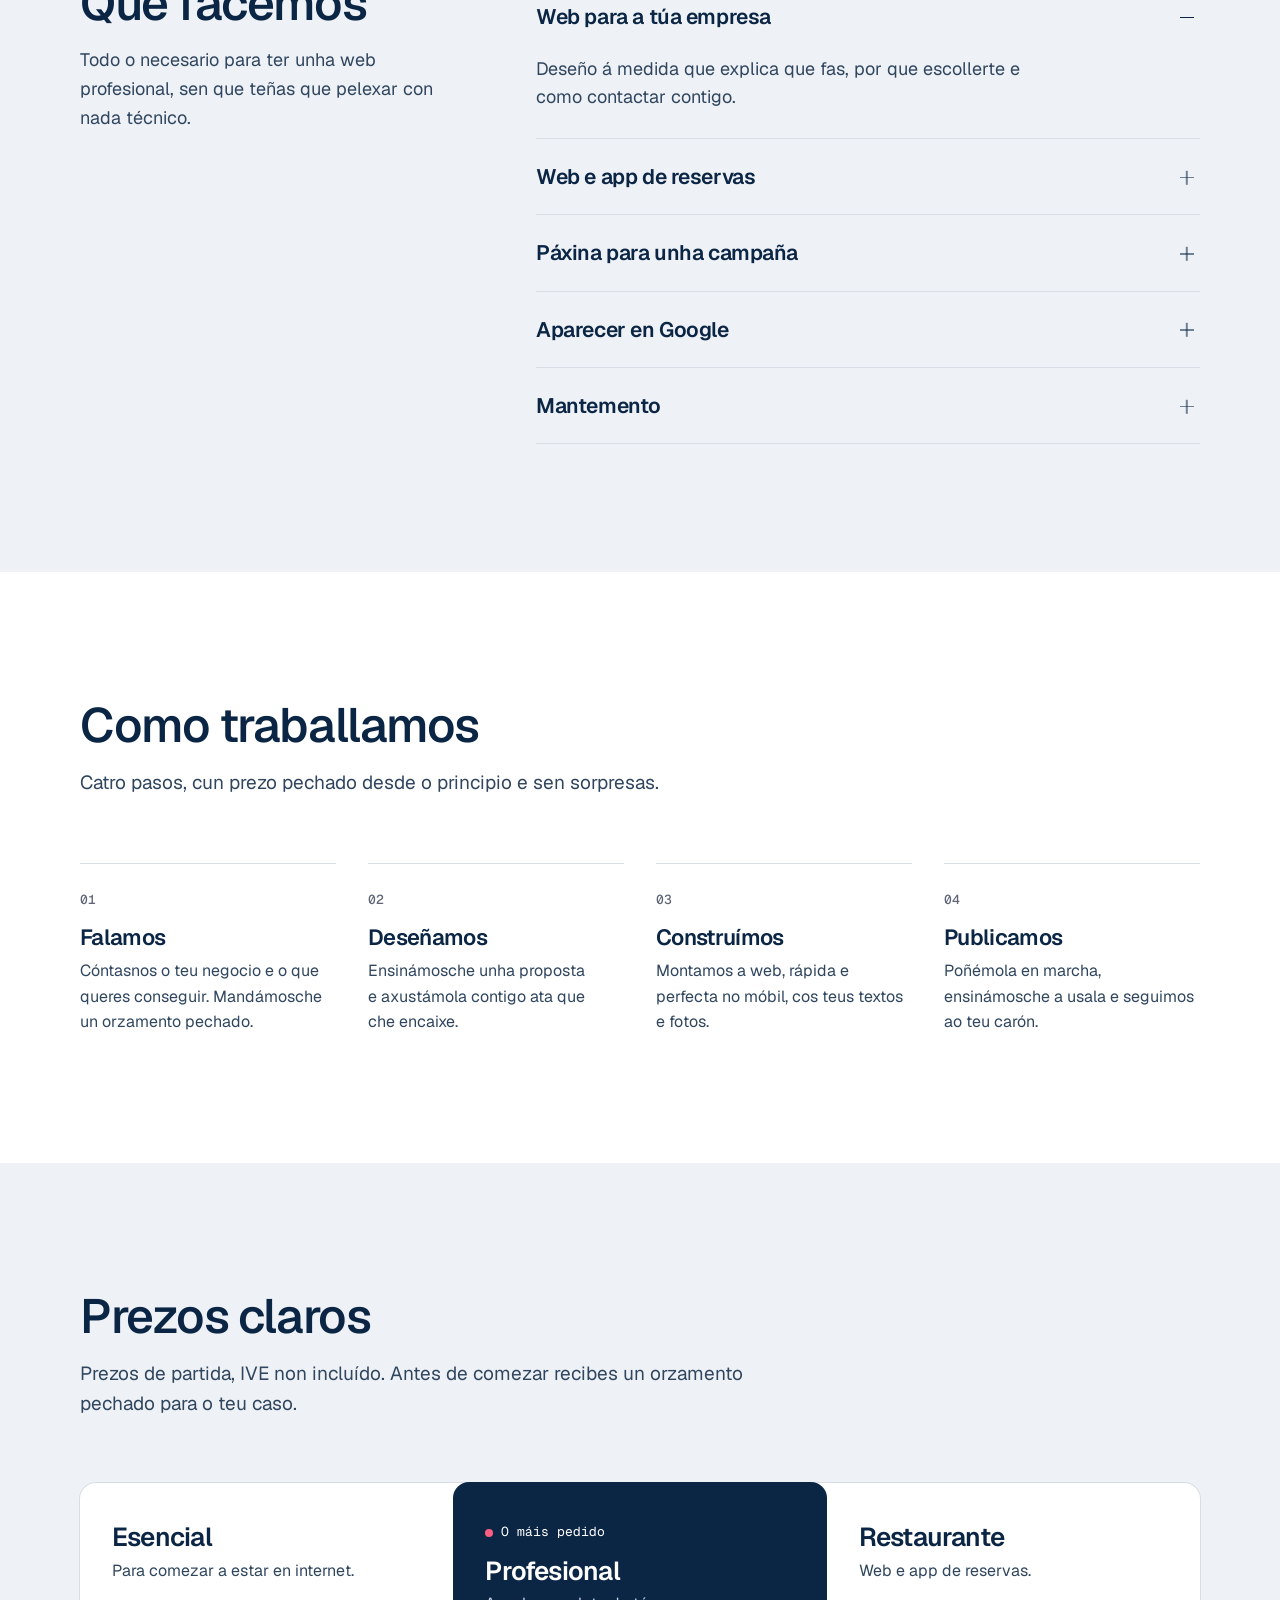
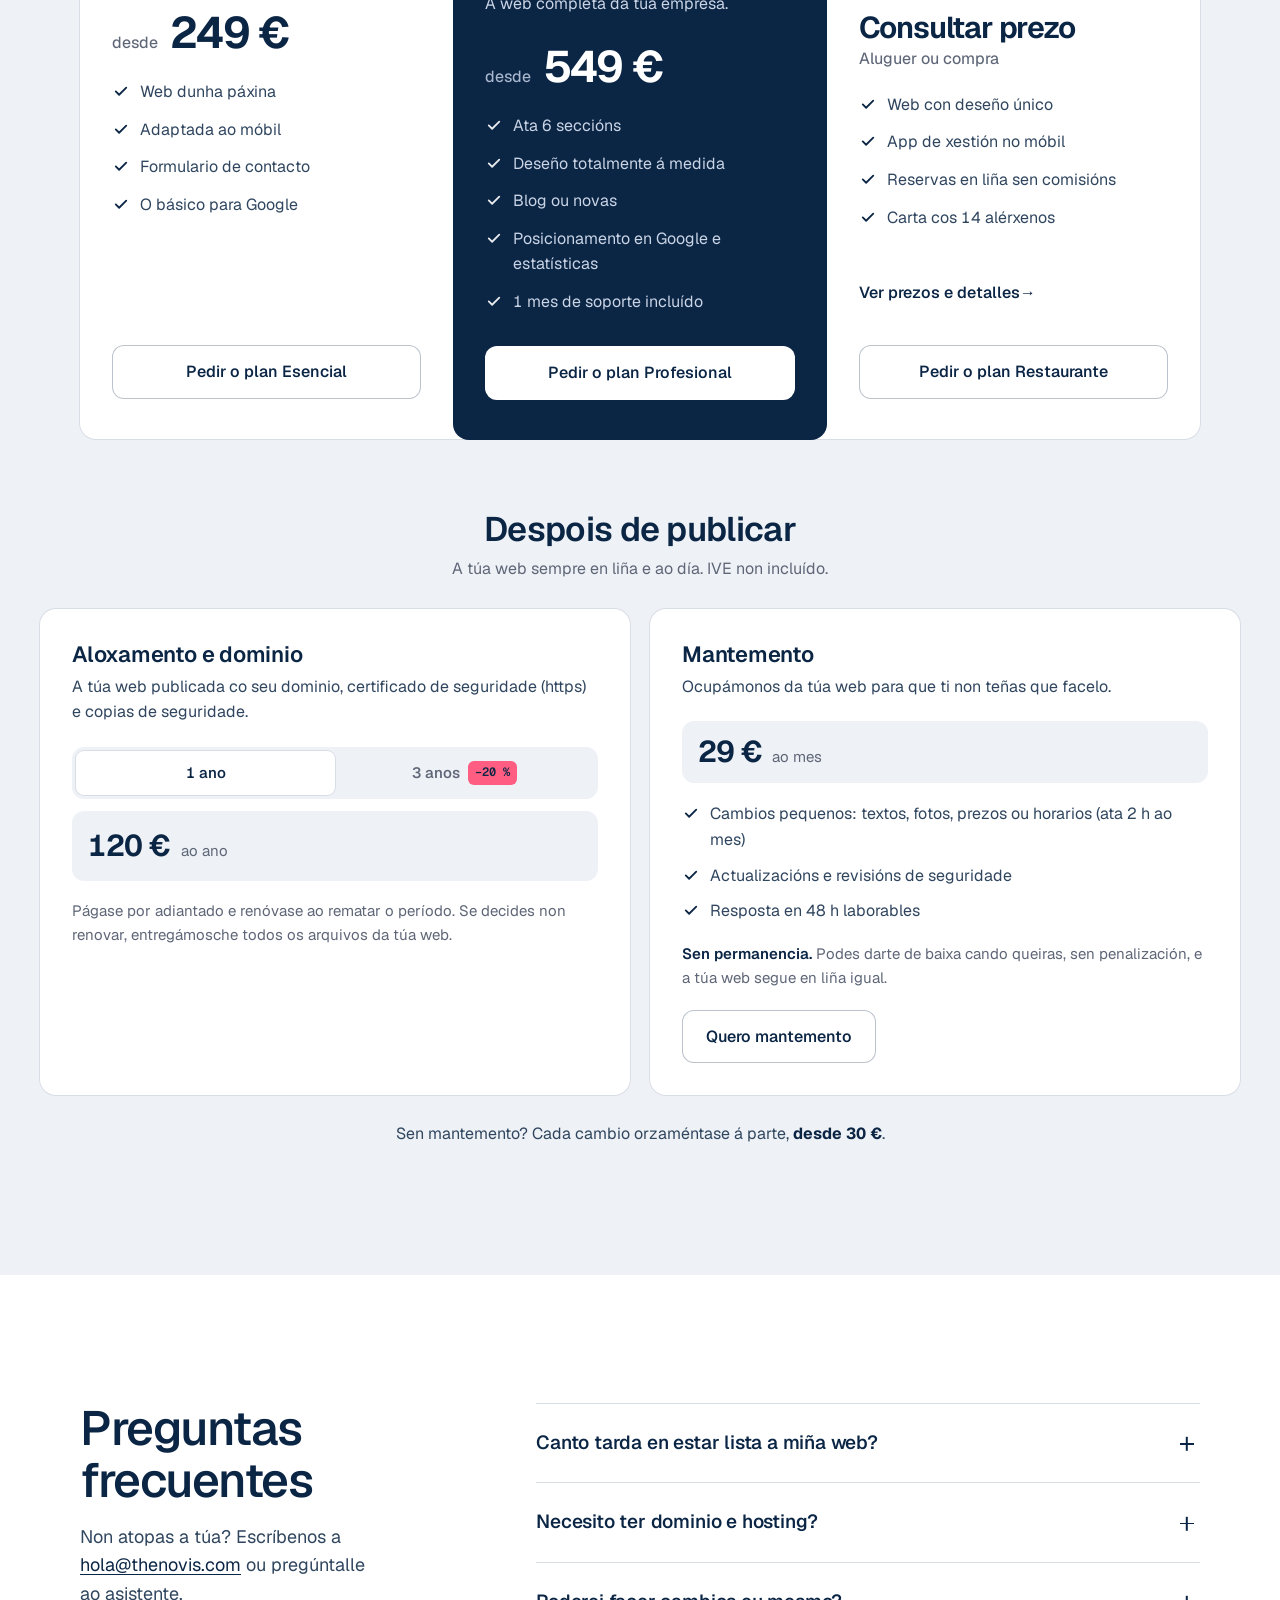
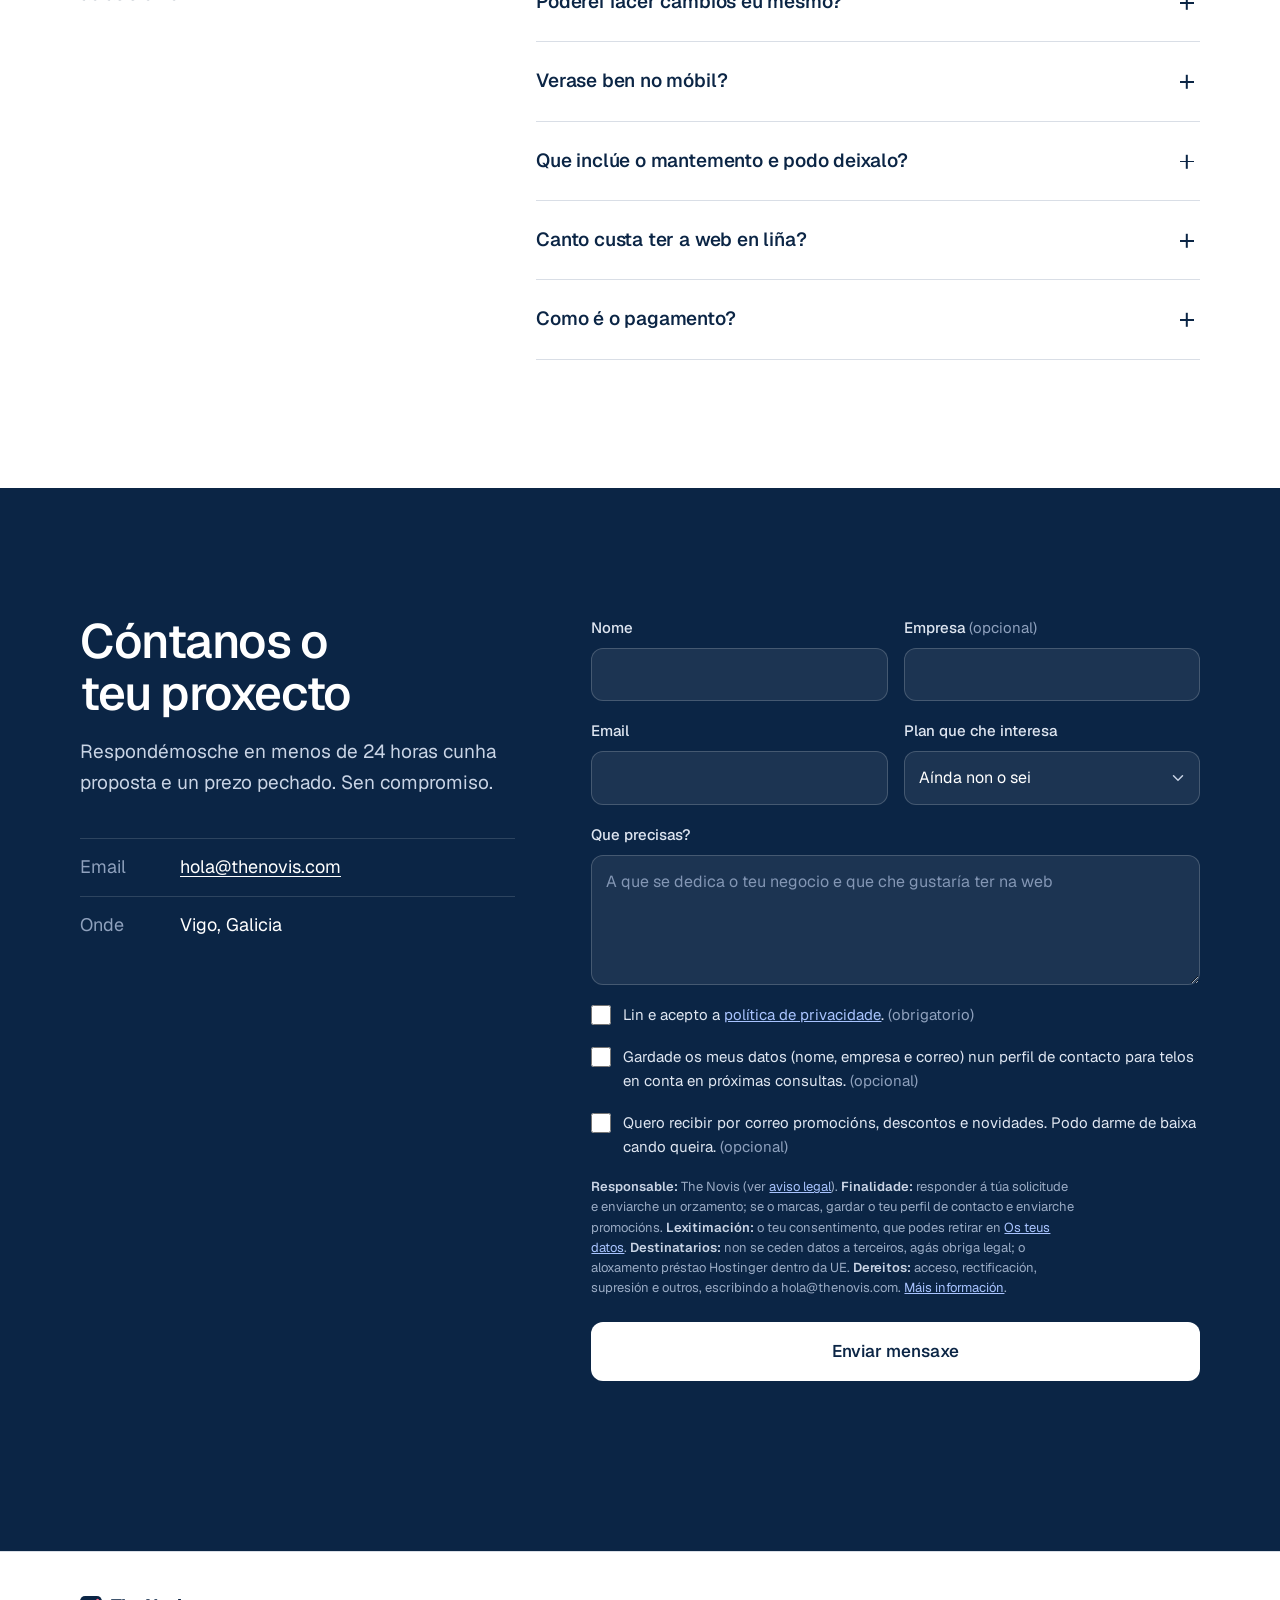
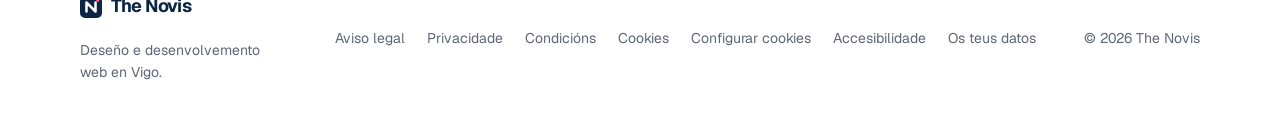
<file: gl/index.html>
<!doctype html>
<html lang="gl" class="no-js">
<head>
  <meta charset="utf-8">
  <meta name="viewport" content="width=device-width, initial-scale=1">
  <title>The Novis</title>
  <meta name="description" content="Deseño e desenvolvemento de páxinas web para empresas: webs corporativas, restaurantes e landing pages á medida, rápidas e optimizadas para Google. Orzamento en 24 h.">
  <meta name="theme-color" content="#ffffff">
  <meta property="og:title" content="The Novis">
  <meta property="og:description" content="Deseño de páxinas web para empresas, con orzamento pechado.">
  <meta property="og:type" content="website">
  <meta property="og:url" content="https://thenovis.com/gl/">
  <link rel="canonical" href="https://thenovis.com/gl/">
  <link rel="alternate" hreflang="es" href="https://thenovis.com/">
  <link rel="alternate" hreflang="gl" href="https://thenovis.com/gl/">
  <link rel="alternate" hreflang="x-default" href="https://thenovis.com/">
  <link rel="icon" href="/favicon.ico?v=12" sizes="16x16 32x32 48x48" type="image/x-icon">
  <link rel="icon" href="/favicon.png?v=12" sizes="48x48" type="image/png" />
  <link rel="icon" href="/assets/favicon-192.png?v=12" type="image/png" sizes="192x192">
  <link rel="apple-touch-icon" href="/assets/apple-touch-icon.png?v=12">
  <meta property="og:image" content="https://thenovis.com/assets/og-image.png?v=10">
  <meta property="og:image:width" content="1200">
  <meta property="og:image:height" content="630">
  <meta property="og:site_name" content="The Novis">
  <meta property="og:locale" content="gl_ES">
  <meta name="twitter:card" content="summary_large_image">
  <meta name="twitter:title" content="The Novis">
  <meta name="twitter:description" content="Deseño de páxinas web para empresas, con orzamento pechado.">
  <meta name="twitter:image" content="https://thenovis.com/assets/og-image.png?v=10">
  <link rel="preload" href="/assets/fonts/geist-latin-wght-normal.woff2" as="font" type="font/woff2" crossorigin>
  <script type="application/ld+json">{"@context": "https://schema.org", "@graph": [{"@type": "ProfessionalService", "@id": "https://thenovis.com/#negocio", "name": "The Novis", "alternateName": ["TheNovis", "Novis", "The Novis deseño web"], "url": "https://thenovis.com/", "logo": "https://thenovis.com/assets/favicon-512.png?v=12", "image": "https://thenovis.com/assets/og-image.png?v=10", "description": "Diseño y desarrollo de páginas web para empresas: webs corporativas, tiendas online, landing pages, SEO y mantenimiento.", "email": "hola@thenovis.com", "priceRange": "€€", "address": {"@type": "PostalAddress", "addressLocality": "Vigo", "addressRegion": "Pontevedra", "addressCountry": "ES"}, "areaServed": [{"@type": "City", "name": "Vigo"}, {"@type": "AdministrativeArea", "name": "Galicia"}, {"@type": "Country", "name": "España"}], "knowsLanguage": ["es", "gl", "en"], "hasOfferCatalog": {"@type": "OfferCatalog", "name": "Planes de diseño web", "itemListElement": [{"@type": "Offer", "name": "Plan Esencial", "price": "249", "priceCurrency": "EUR", "description": "Web de una página adaptada a móvil"}, {"@type": "Offer", "name": "Plan Profesional", "price": "549", "priceCurrency": "EUR", "description": "Web corporativa a medida de hasta 6 secciones"}, {"@type": "Offer", "name": "Plan Restaurante", "price": "29", "priceCurrency": "EUR", "description": "Web e app de reservas para restaurantes: aluguer desde 29 € ao mes máis alta, ou compra por 1.200 €"}, {"@type": "Offer", "name": "Alojamiento y dominio", "price": "120", "priceCurrency": "EUR", "description": "Alojamiento, dominio, https y copias de seguridad (anual; 288 € por 3 años)"}, {"@type": "Offer", "name": "Mantenimiento web", "price": "29", "priceCurrency": "EUR", "description": "Cambios pequeños, actualizaciones y seguridad, mensual y sin permanencia"}]}}, {"@type": "WebSite", "@id": "https://thenovis.com/#web", "url": "https://thenovis.com/gl/", "name": "The Novis", "alternateName": "TheNovis", "inLanguage": "gl", "publisher": {"@id": "https://thenovis.com/#negocio"}}, {"@type": "FAQPage", "mainEntity": [{"@type": "Question", "name": "Canto tarda en estar lista a miña web?", "acceptedAnswer": {"@type": "Answer", "text": "Unha web sinxela adoita estar lista nunha semana. Proxectos máis grandes, entre dúas e catro semanas."}}, {"@type": "Question", "name": "Necesito ter dominio e hosting?", "acceptedAnswer": {"@type": "Answer", "text": "Non te preocupes. Se non o tes, axudámosche a contratalo e deixámolo todo configurado."}}, {"@type": "Question", "name": "Poderei facer cambios eu mesmo?", "acceptedAnswer": {"@type": "Answer", "text": "Si. Explicámosche como facer os cambios básicos e, se o prefires, facémolos nós co plan de mantemento."}}, {"@type": "Question", "name": "Verase ben no móbil?", "acceptedAnswer": {"@type": "Answer", "text": "Sempre. Todas as nosas webs se deseñan pensando primeiro no móbil."}}, {"@type": "Question", "name": "Que inclúe o mantemento e podo deixalo?", "acceptedAnswer": {"@type": "Answer", "text": "Por 29 € ao mes facemos os cambios pequenos que precises (ata 2 horas ao mes), as actualizacións e as revisións de seguridade. Non ten permanencia: dáste de baixa cando queiras e a túa web segue en liña. Sen mantemento, cada cambio orzaméntase á parte desde 30 €."}}, {"@type": "Question", "name": "Canto custa ter a web en liña?", "acceptedAnswer": {"@type": "Answer", "text": "O aloxamento e o dominio custan 120 € ao ano, ou 288 € se contratas 3 anos (un 20 % menos). Inclúe o certificado de seguridade e copias de seguridade."}}, {"@type": "Question", "name": "Como é o pagamento?", "acceptedAnswer": {"@type": "Answer", "text": "50 % ao aprobar o deseño e 50 % ao publicar a web. Sen sorpresas."}}]}]}</script>
  <link rel="stylesheet" href="/css/styles.css?v=32">
</head>
<body>
  <a href="#contenido" class="skip">Ir ao contido</a>

  <header class="nav" id="nav">
    <div class="nav__inner">
      <a href="#inicio" class="logo" aria-label="The Novis, inicio"><span class="logo__mark"></span>The Novis</a>
      <nav class="nav__links" id="menu" aria-label="Principal">
        <a href="#trabajos">Traballos</a>
        <a href="#servicios">Servizos</a>
        <a href="#proceso">Como traballamos</a>
        <a href="#planes">Prezos</a>
        <a href="#faq">Preguntas</a>
        <a href="/pagos/">A miña conta</a>
        <a href="#contacto" class="btn btn--small">Pedir orzamento</a>
      </nav>
      <a class="acct" href="/pagos/" aria-label="A miña conta" title="A miña conta"><svg viewBox="0 0 24 24" aria-hidden="true"><circle cx="12" cy="8.6" r="3.7"/><path d="M4.8 19.6c1.4-3.4 4.1-5.1 7.2-5.1s5.8 1.7 7.2 5.1"/></svg><span class="acct__ini" aria-hidden="true"></span></a>
      <div class="lang">
        <button type="button" class="lang__btn" aria-haspopup="true" aria-expanded="false" aria-controls="langMenu" aria-label="Lingua: galego"><span class="flag" aria-hidden="true"><svg viewBox="0 0 20 20" preserveAspectRatio="none"><rect width="20" height="20" fill="#fff"/><polygon points="0,0 5.5,0 20,14.5 20,20 14.5,20 0,5.5" fill="#0098D8"/></svg></span><svg viewBox="0 0 12 12" aria-hidden="true"><path d="M3 4.5l3 3 3-3"/></svg></button>
        <ul class="lang__menu" id="langMenu" hidden>
          <li><a href="/" hreflang="es" lang="es"><span class="flag" aria-hidden="true"><svg viewBox="0 0 20 20" preserveAspectRatio="none"><rect width="20" height="20" fill="#AA151B"/><rect y="5" width="20" height="10" fill="#F1BF00"/></svg></span>Castellano</a></li>
          <li><a href="/gl/" hreflang="gl" lang="gl" aria-current="true"><span class="flag" aria-hidden="true"><svg viewBox="0 0 20 20" preserveAspectRatio="none"><rect width="20" height="20" fill="#fff"/><polygon points="0,0 5.5,0 20,14.5 20,20 14.5,20 0,5.5" fill="#0098D8"/></svg></span>Galego</a></li>
        </ul>
      </div>
      <button class="nav__toggle" id="navToggle" aria-label="Abrir menú" aria-expanded="false" aria-controls="menu">
        <span></span><span></span>
      </button>
    </div>
  </header>

  <main id="contenido" tabindex="-1">

    <!-- Portada -->
    <section class="hero" id="inicio">
      <h1 class="hero__title">Deseñamos a túa web.</h1>
      <div class="hero__side">
        <p class="hero__sub">Rápidas, claras e pensadas para que os teus clientes te atopen e che escriban. Ti cóntasnos o que precisas; nós encargámonos do deseño, dos textos e da publicación.</p>
        <div class="hero__cta">
          <a href="#contacto" class="btn">Pedir orzamento</a>
          <a href="#trabajos" class="btn btn--ghost">Ver exemplos</a>
        </div>
        <ul class="hero__facts">
          <li>Resposta en menos de 24&nbsp;horas</li>
          <li>Prezo pechado antes de comezar</li>
          <li>Entrega en 1 a 4 semanas</li>
        </ul>
      </div>
    </section>

    <!-- Ejemplos -->
    <section class="work" id="trabajos" aria-labelledby="trabajos-titulo">
      <div class="work__head">
        <div>
          <h2 id="trabajos-titulo">Cada negocio, unha web diferente.</h2>
          <p>Non usamos modelos prefabricados: partimos de como traballas e do que buscan os teus clientes. Estes son deseños de exemplo para tres tipos de negocio.</p>
        </div>
        <div class="work__controls">
        <div class="work__tabs" role="tablist" aria-label="Escolle un exemplo">
          <button type="button" role="tab" id="tab-porto" aria-controls="panel-porto" aria-selected="true">Restaurante</button>
          <button type="button" role="tab" id="tab-barro" aria-controls="panel-barro" aria-selected="false" tabindex="-1">Cerámica</button>
          <button type="button" role="tab" id="tab-alameda" aria-controls="panel-alameda" aria-selected="false" tabindex="-1">Clínica dental</button>
        </div>
        </div>
      </div>

      <!-- Ejemplo 1: restaurante (enlaza a la web de ejemplo) -->
      <div class="work__panel" role="tabpanel" id="panel-porto" aria-labelledby="tab-porto" tabindex="0">
        <a class="stage stage--porto stage--link" href="https://aquamarine-deer-693520.hostingersite.com/" target="_blank" rel="noopener" tabindex="-1" aria-hidden="true" data-live="Ver en vivo ↗">
          <div class="browser">
            <div class="browser__bar"><span class="browser__url">tabernaoporto.gal</span></div>
            <div class="browser__screen">
              <div class="site site--porto">
                <div class="s-nav"><b>Taberna O Porto</b><span>Carta</span><span>Reservas</span></div>
                <div class="s-hero">
                  <h3>Cociña de mercado, a dous pasos do porto.</h3>
                  <ul class="s-menu">
                    <li><span>Pulpo á feira</span><span>16 €</span></li>
                    <li><span>Zamburiñas á prancha</span><span>14 €</span></li>
                    <li><span>Empanada de berberechos</span><span>9 €</span></li>
                  </ul>
                </div>
              </div>
            </div>
          </div>
          <div class="phone phone--porto"><b>O Porto</b><span>Carta de hoxe</span><i></i><em>Reservar mesa</em></div>
        </a>
        <div class="work__info">
          <h3>Restaurante</h3>
          <p>A carta sempre ao día, fácil de ler no móbil, en galego e castelán, e reservas sen ter que chamar.</p>
          <ul class="work__list"><li>Carta editable polo propio local</li><li>Reservas de mesa</li><li>Web bilingüe</li></ul>
          <a class="work__live" href="https://aquamarine-deer-693520.hostingersite.com/" target="_blank" rel="noopener">Ver a web de exemplo<span class="sr"> (ábrese noutra pestana)</span><svg viewBox="0 0 24 24" aria-hidden="true"><path d="M8 16L16 8M9 8h7v7"/></svg></a>
        </div>
      </div>

      <!-- Ejemplo 2: taller de cerámica -->
      <div class="work__panel" role="tabpanel" id="panel-barro" aria-labelledby="tab-barro" tabindex="0" hidden>
        <div class="stage stage--barro" aria-hidden="true">
          <div class="browser">
            <div class="browser__bar"><span class="browser__url">barrotaller.es</span></div>
            <div class="browser__screen">
              <div class="site site--barro">
                <div class="s-nav"><b>Barro</b><span>Pezas</span><span>Clases</span><span>Visítanos</span></div>
                <div class="s-hero">
                  <div>
                    <p class="s-kicker">Obradoiro de cerámica no Casco Vello</p>
                    <h3>Feito a man, pensado para durar.</h3>
                    <span class="s-btn">Reserva unha clase</span>
                  </div>
                  <div class="s-pots"><i></i><i></i><i></i></div>
                </div>
              </div>
            </div>
          </div>
          <div class="phone phone--barro"><b>Barro</b><span>Clases de torno</span><i></i><em>Reservar</em></div>
        </div>
        <div class="work__info">
          <h3>Obradoiro de cerámica</h3>
          <p>Unha web cálida, con moito espazo para as fotos das pezas, calendario de clases e unha pequena tenda para vender en liña.</p>
          <ul class="work__list"><li>Reservas de clases</li><li>Tenda con pagamento seguro</li><li>Galería de pezas</li></ul>
        </div>
      </div>

      <!-- Ejemplo 3: clínica dental -->
      <div class="work__panel" role="tabpanel" id="panel-alameda" aria-labelledby="tab-alameda" tabindex="0" hidden>
        <div class="stage stage--alameda" aria-hidden="true">
          <div class="browser">
            <div class="browser__bar"><span class="browser__url">clinicaalameda.es</span></div>
            <div class="browser__screen">
              <div class="site site--alameda">
                <div class="s-nav"><b>Clínica Alameda</b><span>Tratamentos</span><span>Equipo</span><span class="s-pill">Pedir cita</span></div>
                <div class="s-hero">
                  <div>
                    <h3>O teu sorriso, en boas mans desde 1998.</h3>
                    <p>Odontoloxía xeral, ortodoncia invisible e implantes no centro de Vigo.</p>
                    <div class="s-row"><span class="s-btn">Pedir cita en liña</span><span class="s-tel">986 000 000</span></div>
                  </div>
                  <div class="s-card"><b>Próxima cita dispoñible</b><span>Martes, 10:30</span><i></i><i></i><i></i></div>
                </div>
              </div>
            </div>
          </div>
          <div class="phone phone--alameda"><b>Clínica Alameda</b><span>Pide a túa cita</span><i></i><em>Chamar</em></div>
        </div>
        <div class="work__info">
          <h3>Clínica dental</h3>
          <p>Transmitir confianza en poucos segundos: tratamentos explicados con claridade, o equipo con nome e cara, e a cita a un toque desde o móbil.</p>
          <ul class="work__list"><li>Cita en liña e botón de chamada</li><li>Fichas de tratamentos</li><li>Opinións de pacientes</li></ul>
        </div>
      </div>

      <p class="work__swipe" aria-hidden="true">Desliza sobre o exemplo para ver outro</p>
    </section>

    <!-- Servicios -->
    <section class="section section--mist" id="servicios">
      <div class="split">
        <div class="split__aside">
          <h2>Que facemos</h2>
          <p>Todo o necesario para ter unha web profesional, sen que teñas que pelexar con nada técnico.</p>
        </div>
        <div class="services">
          <details name="servizos" open><summary>Web para a túa empresa</summary><div class="services__body"><p>Deseño á medida que explica que fas, por que escollerte e como contactar contigo.</p></div></details>
          <details name="servizos"><summary>Web e app de reservas</summary><div class="services__body"><p>Para restaurantes: reservas en liña sen comisións, carta dixital con alérxenos e unha app para xestionalo desde o móbil.</p></div></details>
          <details name="servizos"><summary>Páxina para unha campaña</summary><div class="services__body"><p>Unha soa páxina centrada nun obxectivo: reservas, inscricións ou orzamentos.</p></div></details>
          <details name="servizos"><summary>Aparecer en Google</summary><div class="services__body"><p>Textos, velocidade e ficha de Google preparados para que te atopen na túa zona.</p></div></details>
          <details name="servizos"><summary>Mantemento</summary><div class="services__body"><p>Copias de seguridade, actualizacións e os cambios que precises, sen preocuparte.</p></div></details>
        </div>
      </div>
    </section>

    <!-- Proceso -->
    <section class="section" id="proceso">
      <div class="section__head">
        <h2>Como traballamos</h2>
        <p>Catro pasos, cun prezo pechado desde o principio e sen sorpresas.</p>
      </div>
      <ol class="steps">
        <li class="step"><span class="step__n">1</span><h3>Falamos</h3><p>Cóntasnos o teu negocio e o que queres conseguir. Mandámosche un orzamento pechado.</p></li>
        <li class="step"><span class="step__n">2</span><h3>Deseñamos</h3><p>Ensinámosche unha proposta e axustámola contigo ata que che encaixe.</p></li>
        <li class="step"><span class="step__n">3</span><h3>Construímos</h3><p>Montamos a web, rápida e perfecta no móbil, cos teus textos e fotos.</p></li>
        <li class="step"><span class="step__n">4</span><h3>Publicamos</h3><p>Poñémola en marcha, ensinámosche a usala e seguimos ao teu carón.</p></li>
      </ol>
    </section>

    <!-- Precios -->
    <section class="section section--mist" id="planes">
      <div class="section__head">
        <h2>Prezos claros</h2>
        <p>Prezos de partida, IVE non incluído. Antes de comezar recibes un orzamento pechado para o teu caso.</p>
      </div>
      <div class="plans">
        <article class="plan">
          <h3>Esencial</h3>
          <p class="plan__desc">Para comezar a estar en internet.</p>
          <p class="plan__price"><span>desde</span> 249 €</p>
          <ul>
            <li>Web dunha páxina</li>
            <li>Adaptada ao móbil</li>
            <li>Formulario de contacto</li>
            <li>O básico para Google</li>
          </ul>
          <a href="#contacto" class="btn btn--ghost" data-plan="Esencial">Pedir o plan Esencial</a>
        </article>
        <article class="plan plan--featured">
          <p class="plan__tag">O máis pedido</p>
          <h3>Profesional</h3>
          <p class="plan__desc">A web completa da túa empresa.</p>
          <p class="plan__price"><span>desde</span> 549 €</p>
          <ul>
            <li>Ata 6 seccións</li>
            <li>Deseño totalmente á medida</li>
            <li>Blog ou novas</li>
            <li>Posicionamento en Google e estatísticas</li>
            <li>1 mes de soporte incluído</li>
          </ul>
          <a href="#contacto" class="btn btn--light" data-plan="Profesional">Pedir o plan Profesional</a>
        </article>
        <article class="plan">
          <h3>Restaurante</h3>
          <p class="plan__desc">Web e app de reservas.</p>
          <p class="plan__price plan__price--text">Consultar prezo<span>Aluguer ou compra</span></p>
          <ul>
            <li>Web con deseño único</li>
            <li>App de xestión no móbil</li>
            <li>Reservas en liña sen comisións</li>
            <li>Carta cos 14 alérxenos</li>
          </ul>
          <div class="plan__info"><button type="button" class="plan__more" data-modal="restaurante-info" aria-haspopup="dialog" aria-label="Ver prezos e detalles do plan Restaurante">Ver prezos e detalles</button></div>
          <a href="#contacto" class="btn btn--ghost" data-plan="Restaurante">Pedir o plan Restaurante</a>
        </article>
      </div>
      <div class="plans__dots" id="planDots" role="group" aria-label="Escoller plan"></div>

      <div class="extras">
        <div class="extras__head">
          <h3>Despois de publicar</h3>
          <p>A túa web sempre en liña e ao día. IVE non incluído.</p>
        </div>
        <article class="extra">
          <h4>Aloxamento e dominio</h4>
          <p class="extra__desc">A túa web publicada co seu dominio, certificado de seguridade (https) e copias de seguridade.</p>
          <fieldset class="seg">
            <legend class="sr">Duración do aloxamento</legend>
            <label><input type="radio" name="aloj" value="1" checked> 1 ano</label>
            <label><input type="radio" name="aloj" value="3"> 3 anos <span class="seg__save">−20 %</span></label>
            <span class="seg__thumb" aria-hidden="true"></span>
          </fieldset>
          <p class="extra__opt extra__opt--host" aria-live="polite">
            <span class="roll extra__price"><span>120 €</span><span>288 €</span></span>
            <span class="roll extra__per"><span>ao ano</span><span>por 3 anos</span></span>
          </p>
          <p class="extra__ahorro"><span>Sae a <strong>96 € ao ano</strong>: aforras 72 € fronte a renovar cada ano.</span></p>
          <p class="extra__note">Págase por adiantado e renóvase ao rematar o período. Se decides non renovar, entregámosche todos os arquivos da túa web.</p>
        </article>
        <article class="extra">
          <h4>Mantemento</h4>
          <p class="extra__desc">Ocupámonos da túa web para que ti non teñas que facelo.</p>
          <div class="extra__opts">
            <p class="extra__opt"><span class="extra__price" data-contar="29">29 €</span> <span class="extra__per">ao mes</span></p>
          </div>
          <ul>
            <li>Cambios pequenos: textos, fotos, prezos ou horarios (ata 2 h ao mes)</li>
            <li>Actualizacións e revisións de seguridade</li>
            <li>Resposta en 48 h laborables</li>
          </ul>
          <p class="extra__note"><strong>Sen permanencia.</strong> Podes darte de baixa cando queiras, sen penalización, e a túa web segue en liña igual.</p>
          <a href="#contacto" class="btn btn--ghost" data-plan="Mantenimiento">Quero mantemento</a>
        </article>
        <p class="extras__foot">Sen mantemento? Cada cambio orzaméntase á parte, <strong>desde 30 €</strong>.</p>
      </div>
    </section>

    <!-- Plan Restaurante: ventana emergente -->
    <dialog class="modal" id="restaurante-info" aria-labelledby="resto-titulo">
      <div class="modal__bar">
        <p class="modal__kicker">Plan Restaurante</p>
        <button type="button" class="modal__x" data-modal-close aria-label="Pechar"><svg viewBox="0 0 24 24" aria-hidden="true"><path d="M6 6l12 12M18 6L6 18"/></svg></button>
      </div>
      <div class="modal__body">
        <h2 id="resto-titulo">Web e app de reservas para o teu restaurante</h2>
        <p class="modal__intro">Unha web cun deseño único e unha app para xestionalo todo desde o móbil. Sen comisións por reserva, sen plataformas intermediarias, e os clientes son teus.</p>
      <section class="rprice" aria-labelledby="rprice-t">
          <h3 class="rprice__title" id="rprice-t">Prezos</h3>
          <p class="rprice__lead">Escolle como a queres ter: <strong>alugada</strong>, con todo incluído por unha cota ao mes, ou <strong>comprada</strong>, cun único pagamento. Prezos sen IVE.</p>
          <div class="rprice__grid">
            <article class="rplan">
              <p class="rplan__type">Aluguer</p>
              <h4>Esencial</h4>
              <p class="rplan__desc">O noso deseño base co teu logo, cores e fotos.</p>
              <p class="rplan__price">29 €<span>/mes</span></p>
              <dl class="rplan__meta"><div><dt>Alta</dt><dd>390 €</dd></div><div><dt>Pagamento anual</dt><dd>290 € <em>(2 meses de balde)</em></dd></div><div><dt>Primeiro ano</dt><dd>738 €</dd></div></dl>
              <ul><li>Aloxamento e actualizacións incluídos</li><li>Cambias ti a carta desde a app</li><li>1 cambio pequeno ao mes incluído</li><li>Soporte por mensaxe</li></ul>
            </article>
            <article class="rplan rplan--featured">
              <p class="rplan__type">Aluguer<span class="rplan__tag">Recomendado</span></p>
              <h4>Completo</h4>
              <p class="rplan__desc">Un deseño feito á medida para o teu restaurante.</p>
              <p class="rplan__price">49 €<span>/mes</span></p>
              <dl class="rplan__meta"><div><dt>Alta</dt><dd>590 €</dd></div><div><dt>Pagamento anual</dt><dd>490 € <em>(2 meses de balde)</em></dd></div><div><dt>Primeiro ano</dt><dd>1.178 €</dd></div></dl>
              <ul><li>Aloxamento e actualizacións incluídos</li><li>Mándasnos a carta e actualizámola</li><li>Cambios pequenos incluídos</li><li>Soporte prioritario</li></ul>
            </article>
            <article class="rplan">
              <p class="rplan__type">Pagamento único</p>
              <h4>Compra</h4>
              <p class="rplan__desc">A web é para sempre do teu restaurante.</p>
              <p class="rplan__price">1.200 €</p>
              <dl class="rplan__meta"><div><dt>Mantemento</dt><dd>19 €/mes <em>(opcional)</em></dd></div><div><dt>Primeiro ano</dt><dd>1.200 € <em>(1.428 € con mantemento)</em></dd></div></dl>
              <ul><li>Deseño base ou á medida</li><li>Instálase no teu propio aloxamento</li><li>Cambias ti a carta desde a app</li><li>Actualizacións e soporte co mantemento</li></ul>
            </article>
          </div>
          <p class="rprice__own"><strong>Sempre son teus:</strong> o dominio, os contidos e os datos dos teus clientes, escollas a opción que escollas.</p>
          <details class="rcompare"><summary>Comparar todo en detalle</summary>
            <div class="rcompare__wrap"><table class="rcompare__table">
              <thead><tr><th scope="col"></th><th scope="col">Esencial</th><th scope="col">Completo</th><th scope="col">Compra</th></tr></thead>
              <tbody>
                <tr><th scope="row">Alta</th><td>390 €</td><td>590 €</td><td>1.200 € (pagamento único)</td></tr>
                <tr><th scope="row">Cota mensual</th><td>29 €</td><td>49 €</td><td>Opcional: 19 € de mantemento</td></tr>
                <tr><th scope="row">Pagamento anual</th><td>290 € (2 meses de balde)</td><td>490 € (2 meses de balde)</td><td>—</td></tr>
                <tr><th scope="row">Primeiro ano</th><td>738 €</td><td>1.178 €</td><td>1.200 € (1.428 € con mantemento)</td></tr>
                <tr><th scope="row">Deseño</th><td>Base, co teu logo, cores e fotos</td><td>Á medida</td><td>Base ou á medida</td></tr>
                <tr><th scope="row">Aloxamento</th><td>Incluído</td><td>Incluído</td><td>No teu propio aloxamento</td></tr>
                <tr><th scope="row">Código</th><td>Mantémolo nós</td><td>Mantémolo nós</td><td>Licenza de uso para o teu restaurante</td></tr>
                <tr><th scope="row">Dominio, datos e contidos</th><td>Teus</td><td>Teus</td><td>Teus</td></tr>
                <tr><th scope="row">Actualizacións</th><td>Automáticas</td><td>Automáticas</td><td>Só con mantemento</td></tr>
                <tr><th scope="row">Carta</th><td>Cambiala ti desde a app</td><td>Mándasnola e actualizámola</td><td>Cambiala ti desde a app</td></tr>
                <tr><th scope="row">Cambios pequenos</th><td>1 ao mes incluído</td><td>Incluídos</td><td>Orzaméntanse á parte</td></tr>
                <tr><th scope="row">Soporte</th><td>Por mensaxe</td><td>Prioritario</td><td>Segundo mantemento</td></tr>
              </tbody>
    </table></div>
  </details>
          <h3 class="rprice__title rprice__title--sm">Cambios e extras</h3>
          <ul class="rextras">
            <li><p><strong>Cambio pequeno extra</strong><span>Unha foto, un texto ou un banner</span></p><p class="rextras__price">15 €</p></li>
            <li><p><strong>Pack de 4 cambios pequenos</strong></p><p class="rextras__price">50 €</p></li>
            <li><p><strong>Función nova ou cambio grande</strong></p><p class="rextras__price">Orzamento pechado ou 30–40 €/h</p></li>
            <li><p><strong>Fotos ou deseño á medida</strong></p><p class="rextras__price">150–300 €</p></li>
            <li><p><strong>Complemento Pro</strong><span>Lembranzas, lista de espera, QR por mesa e estatísticas</span></p><p class="rextras__price">Uns 15 €/mes <span class="rextras__soon">Proximamente</span></p></li>
          </ul>
        </section>
        <h3 class="rprice__title rprice__title--inc">Que inclúe</h3>
        <div class="resto">
        <article class="resto__card">
          <h3>O que ven os teus clientes</h3>
          <ul>
            <li><strong>Portada con personalidade:</strong> o nome do restaurante en grande, fotos do local e o horario de hoxe.</li>
            <li><strong>Reservas en liña en 3 pasos:</strong> cantos son, que día e a que hora. Só se amosan as horas con sitio libre, así que nunca se enche de máis.</li>
            <li><strong>A carta coma un libriño:</strong> hoxéase pasando páxinas, con índice e prezos. No ordenador ábrese a dobre páxina.</li>
            <li><strong>Os 14 alérxenos</strong> con iconas de cores xunto a cada prato e a explicación de cada un, como esixe a lei.</li>
            <li><strong>Conta de cliente:</strong> reservan sen escribir os seus datos e poden ver ou cancelar as súas reservas eles mesmos.</li>
            <li><strong>Instálase no móbil</strong> coma unha app, sen pasar por ningunha tenda.</li>
            <li><strong>Botóns directos</strong> para chamar, escribir por WhatsApp, ver como chegar e abrir as redes sociais.</li>
          </ul>
        </article>
        <article class="resto__card">
          <h3>O que tes ti</h3>
          <p class="resto__sub">Unha app de xestión no móbil</p>
          <ul>
            <li><strong>Hoxe:</strong> as reservas do día separadas en xantar e cea. Confirmas, rexeitas ou chamas cun toque.</li>
            <li><strong>Calendario:</strong> o mes enteiro coas persoas reservadas cada día. Desde aí pechas festivos ou vacacións.</li>
            <li><strong>Carta:</strong> cambias pratos, prezos e fotos en segundos. Se se esgota un prato, quítasllo da web cun interruptor.</li>
            <li><strong>Aviso ao momento</strong> de cada reserva nova, no móbil e por email.</li>
            <li><strong>Cambias toda a web ti mesmo:</strong> textos, fotos, horario, teléfono, redes, aforo e normas de reserva. Sen chamar a ninguén.</li>
          </ul>
        </article>
        <article class="resto__card">
          <h3>Tranquilidade legal e seguridade</h3>
          <ul>
            <li><strong>Protección de datos e cookies:</strong> aviso legal, condicións de uso, privacidade e aviso de cookies incluídos.</li>
            <li><strong>Datos cifrados:</strong> os dos clientes gárdanse cifrados e os de cada reserva bórranse sós ás 24 horas.</li>
            <li><strong>Preparada para Google:</strong> aparece ben nas buscas, con horario e enderezo, e lista para Google Analytics.</li>
          </ul>
        </article>
        <article class="resto__card">
          <h3>Por que esta e non unha plataforma de reservas</h3>
          <ul>
            <li><strong>Sen comisións</strong> por comensal nin cota por reserva.</li>
            <li><strong>Os clientes e os seus datos son teus,</strong> non dunha plataforma.</li>
            <li><strong>Imaxe propia:</strong> non es unha ficha máis nun listado xunto á túa competencia.</li>
          </ul>
        </article>
      </div>
      <div class="resto__cta">
        <a href="#contacto" class="btn" data-plan="Restaurante">Pedir o plan Restaurante</a>
        <p>Axudámosche a escoller: cóntanos como é o teu restaurante e confirmámosche o prezo por escrito, sen compromiso. Prezos sen IVE.</p>
      </div>
      </div>
    </dialog>

    <!-- Preguntas -->
    <section class="section" id="faq">
      <div class="split">
        <div class="split__aside">
          <h2>Preguntas frecuentes</h2>
          <p>Non atopas a túa? Escríbenos a <a href="mailto:hola@thenovis.com">hola@thenovis.com</a> ou pregúntalle ao asistente.</p>
        </div>
        <div class="faq">
          <details><summary>Canto tarda en estar lista a miña web?</summary><p>Unha web sinxela adoita estar lista nunha semana. Proxectos máis grandes, entre dúas e catro semanas.</p></details>
          <details><summary>Necesito ter dominio e hosting?</summary><p>Non te preocupes. Se non o tes, axudámosche a contratalo e deixámolo todo configurado.</p></details>
          <details><summary>Poderei facer cambios eu mesmo?</summary><p>Si. Explicámosche como facer os cambios básicos e, se o prefires, facémolos nós co plan de mantemento.</p></details>
          <details><summary>Verase ben no móbil?</summary><p>Sempre. Todas as nosas webs se deseñan pensando primeiro no móbil.</p></details>
          <details><summary>Que inclúe o mantemento e podo deixalo?</summary><p>Por 29 € ao mes facemos os cambios pequenos que precises (ata 2 horas ao mes), as actualizacións e as revisións de seguridade. Non ten permanencia: dáste de baixa cando queiras e a túa web segue en liña. Sen mantemento, cada cambio orzaméntase á parte desde 30 €.</p></details>
          <details><summary>Canto custa ter a web en liña?</summary><p>O aloxamento e o dominio custan 120 € ao ano, ou 288 € se contratas 3 anos (un 20 % menos). Inclúe o certificado de seguridade e copias de seguridade.</p></details>
          <details><summary>Como é o pagamento?</summary><p>50 % ao aprobar o deseño e 50 % ao publicar a web. Sen sorpresas.</p></details>
        </div>
      </div>
    </section>

    <!-- Contacto -->
    <section class="section section--ink" id="contacto">
      <div class="contact">
        <div class="contact__intro">
          <h2>Cóntanos o teu proxecto</h2>
          <p>Respondémosche en menos de 24 horas cunha proposta e un prezo pechado. Sen compromiso.</p>
          <dl class="contact__info">
            <div><dt>Email</dt><dd><a href="mailto:hola@thenovis.com">hola@thenovis.com</a></dd></div>
            <!--d:tel-contacto--><!--/d-->
            <div><dt>Onde</dt><dd><!--d:localidad-->Vigo, Galicia<!--/d--></dd></div>
          </dl>
        </div>

        <form class="form" id="contactForm" action="/contact.php" method="post" novalidate>
          <p class="plan-chip field--full" id="planChip" role="status" aria-live="polite" hidden></p>
          <div class="field">
            <label for="nombre">Nome</label>
            <input type="text" id="nombre" name="nombre" required autocomplete="name">
          </div>
          <div class="field">
            <label for="empresa">Empresa <span class="opt">(opcional)</span></label>
            <input type="text" id="empresa" name="empresa" autocomplete="organization">
          </div>
          <div class="field">
            <label for="email">Email</label>
            <input type="email" id="email" name="email" required autocomplete="email">
          </div>
          <div class="field field--plan">
            <label for="plan">Plan que che interesa</label>
            <select id="plan" name="plan">
              <option value="Aún no lo sé">Aínda non o sei</option>
              <option value="Esencial">Esencial</option>
              <option value="Profesional">Profesional</option>
              <option value="Restaurante">Restaurante</option>
              <option value="Mantenimiento">Mantemento</option>
            </select>
          </div>
          <div class="field field--full">
            <label for="mensaje">Que precisas?</label>
            <textarea id="mensaje" name="mensaje" rows="4" required placeholder="A que se dedica o teu negocio e que che gustaría ter na web"></textarea>
          </div>
          <input type="hidden" name="idioma" value="gl">
          <input type="text" name="web" class="hp" tabindex="-1" autocomplete="off" aria-hidden="true">
          <label class="check field--full">
            <input type="checkbox" name="acepto" value="1" required>
            <span>Lin e acepto a <a href="/privacidad.html">política de privacidade</a>. <span class="opt">(obrigatorio)</span></span>
          </label>
          <label class="check field--full">
            <input type="checkbox" name="perfil_contacto" value="1">
            <span>Gardade os meus datos (nome, empresa e correo) nun perfil de contacto para telos en conta en próximas consultas. <span class="opt">(opcional)</span></span>
          </label>
          <label class="check field--full">
            <input type="checkbox" name="publicidad" value="1">
            <span>Quero recibir por correo promocións, descontos e novidades. Podo darme de baixa cando queira. <span class="opt">(opcional)</span></span>
          </label>
          <p class="legal-info field--full">
            <strong>Responsable:</strong> The Novis (ver <a href="/aviso-legal.html">aviso legal</a>).
            <strong>Finalidade:</strong> responder á túa solicitude e enviarche un orzamento; se o marcas, gardar o teu perfil de contacto e enviarche promocións.
            <strong>Lexitimación:</strong> o teu consentimento, que podes retirar en <a href="/datos/">Os teus datos</a>.
            <strong>Destinatarios:</strong> non se ceden datos a terceiros, agás obriga legal; o aloxamento préstao Hostinger dentro da UE.
            <strong>Dereitos:</strong> acceso, rectificación, supresión e outros, escribindo a hola@thenovis.com.
            <a href="/privacidad.html">Máis información</a>.
          </p>
          <button type="submit" class="btn btn--light field--full">Enviar mensaxe</button>
          <p class="form__status field--full" id="formStatus" role="status" aria-live="polite"></p>
        </form>
      </div>
    </section>

  </main>

  <footer class="footer">
    <div class="footer__inner">
      <div class="footer__brand">
        <a href="#inicio" class="logo"><span class="logo__mark"></span>The Novis</a>
        <p>Deseño e desenvolvemento web en Vigo.</p>
      </div>
      <nav aria-label="Información legal">
        <a href="/aviso-legal.html">Aviso legal</a>
        <a href="/privacidad.html">Privacidade</a>
        <a href="/condiciones.html">Condicións</a>
        <a href="/cookies.html">Cookies</a>
        <button type="button" class="foot-link" data-cookies>Configurar cookies</button>
        <a href="/accesibilidad.html">Accesibilidade</a>
        <a href="/datos/">Os teus datos</a>
      </nav>
      <p class="footer__copy">© <span id="year">2026</span> The Novis</p>
    </div>
  </footer>

  <script src="/js/main.js?v=17" defer></script>
  <script src="/js/modal.js?v=1" defer></script>
  <script src="/js/chat.js?v=11" defer></script>
  <script src="/js/consent.js?v=5" defer></script>
</body>
</html>
</file>
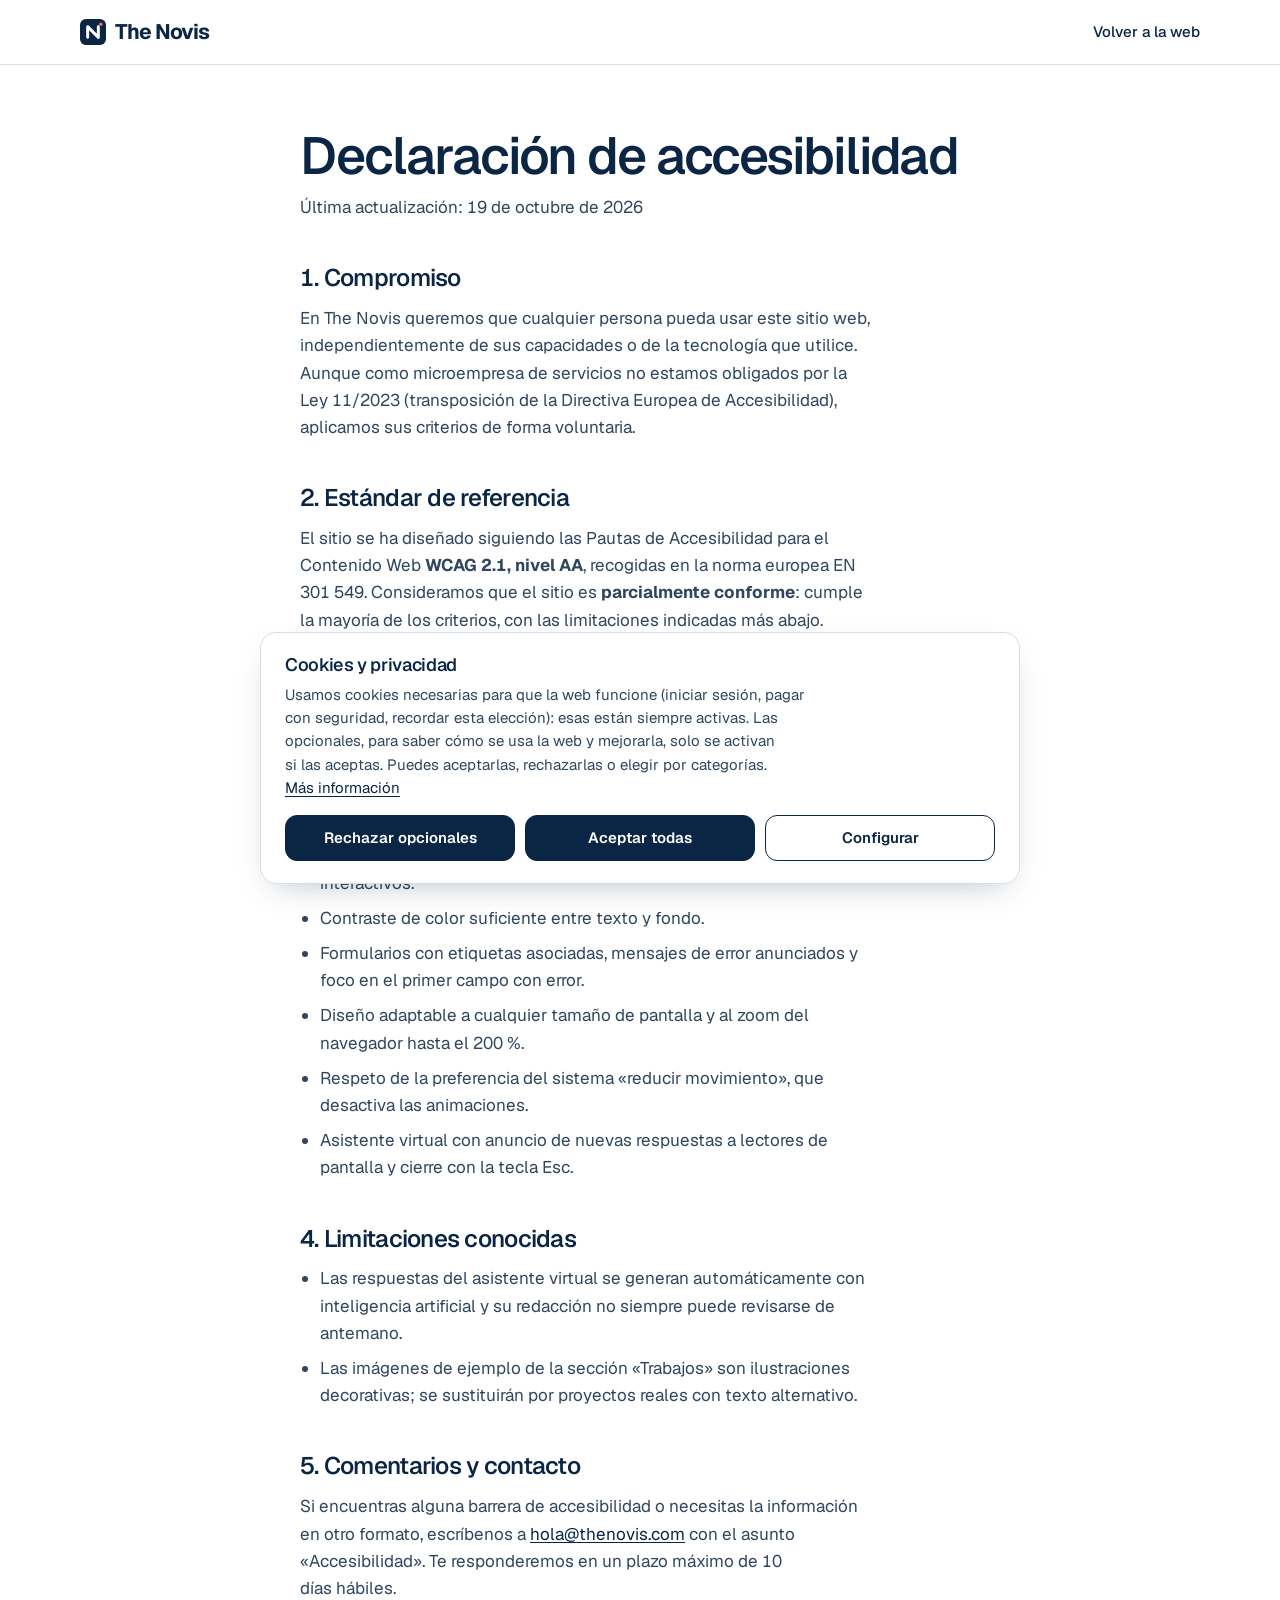
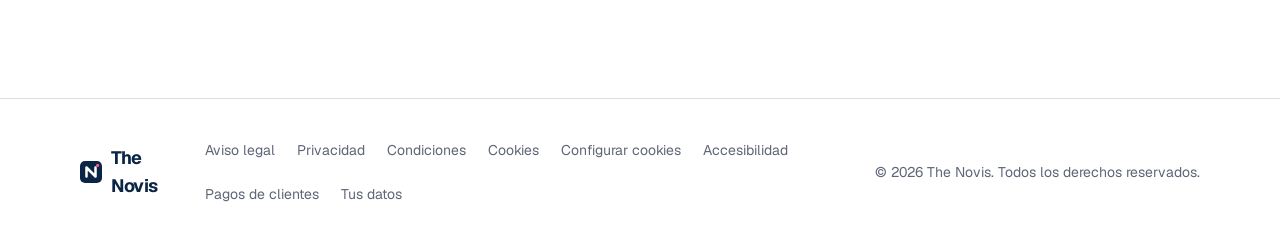
<file: accesibilidad.html>
<!doctype html>
<html lang="es">
<head>
  <meta charset="utf-8">
  <meta name="viewport" content="width=device-width, initial-scale=1">
  <title>Declaración de accesibilidad — The Novis</title>
  <meta name="description" content="Compromiso de The Novis con la accesibilidad de thenovis.com.">
  <link rel="canonical" href="https://thenovis.com/accesibilidad.html">
  <link rel="icon" href="/favicon.ico?v=12" sizes="16x16 32x32 48x48" type="image/x-icon">
  <link rel="icon" href="/favicon.png?v=12" sizes="48x48" type="image/png" />
  <link rel="icon" href="/assets/favicon-192.png?v=12" type="image/png" sizes="192x192">
  <link rel="apple-touch-icon" href="assets/apple-touch-icon.png?v=12">
  <meta property="og:image" content="https://thenovis.com/assets/og-image.png?v=10">
  <meta property="og:image:width" content="1200">
  <meta property="og:image:height" content="630">
  <meta property="og:site_name" content="The Novis">
  <meta property="og:locale" content="es_ES">
  <meta name="twitter:card" content="summary_large_image">
  <link rel="preload" href="assets/fonts/geist-latin-wght-normal.woff2" as="font" type="font/woff2" crossorigin>
  <link rel="stylesheet" href="css/styles.css?v=32">
</head>
<body class="legal-page">
  <a href="#contenido" class="skip">Saltar al contenido</a>
  <header class="nav is-scrolled">
    <div class="nav__inner">
      <a href="/" class="logo" aria-label="The Novis, inicio"><span class="logo__mark"></span>The Novis</a>
      <a href="/" class="link-back">Volver a la web</a>
    </div>
  </header>
  <main id="contenido" tabindex="-1" class="legal">
    <h1>Declaración de accesibilidad</h1>
    <p class="legal__date">Última actualización: 19 de octubre de 2026</p>

    <section>
      <h2>1. Compromiso</h2>
      <p>En The Novis queremos que cualquier persona pueda usar este sitio web, independientemente de sus capacidades o de la tecnología que utilice. Aunque como microempresa de servicios no estamos obligados por la Ley 11/2023 (transposición de la Directiva Europea de Accesibilidad), aplicamos sus criterios de forma voluntaria.</p>
    </section>
    <section>
      <h2>2. Estándar de referencia</h2>
      <p>El sitio se ha diseñado siguiendo las Pautas de Accesibilidad para el Contenido Web <strong>WCAG 2.1, nivel AA</strong>, recogidas en la norma europea EN 301 549. Consideramos que el sitio es <strong>parcialmente conforme</strong>: cumple la mayoría de los criterios, con las limitaciones indicadas más abajo.</p>
    </section>
    <section>
      <h2>3. Medidas aplicadas</h2>
      <ul>
        <li>Estructura con encabezados ordenados y regiones (cabecera, contenido principal, pie).</li>
        <li>Enlace «Saltar al contenido» para usuarios de teclado y lectores de pantalla.</li>
        <li>Navegación completa con teclado y foco visible en todos los elementos interactivos.</li>
        <li>Contraste de color suficiente entre texto y fondo.</li>
        <li>Formularios con etiquetas asociadas, mensajes de error anunciados y foco en el primer campo con error.</li>
        <li>Diseño adaptable a cualquier tamaño de pantalla y al zoom del navegador hasta el 200 %.</li>
        <li>Respeto de la preferencia del sistema «reducir movimiento», que desactiva las animaciones.</li>
        <li>Asistente virtual con anuncio de nuevas respuestas a lectores de pantalla y cierre con la tecla Esc.</li>
      </ul>
    </section>
    <section>
      <h2>4. Limitaciones conocidas</h2>
      <ul>
        <li>Las respuestas del asistente virtual se generan automáticamente con inteligencia artificial y su redacción no siempre puede revisarse de antemano.</li>
        <li>Las imágenes de ejemplo de la sección «Trabajos» son ilustraciones decorativas; se sustituirán por proyectos reales con texto alternativo.</li>
      </ul>
    </section>
    <section>
      <h2>5. Comentarios y contacto</h2>
      <p>Si encuentras alguna barrera de accesibilidad o necesitas la información en otro formato, escríbenos a <a href="mailto:hola@thenovis.com">hola@thenovis.com</a> con el asunto «Accesibilidad». Te responderemos en un plazo máximo de 10 días hábiles.</p>
    </section>

  </main>
  <footer class="footer">
    <div class="footer__inner">
      <a href="/" class="logo"><span class="logo__mark"></span>The Novis</a>
      <nav aria-label="Información legal">
        <a href="aviso-legal.html">Aviso legal</a>
        <a href="privacidad.html">Privacidad</a>
        <a href="condiciones.html">Condiciones</a>
        <a href="cookies.html">Cookies</a>
        <button type="button" class="foot-link" data-cookies>Configurar cookies</button>
        <a href="accesibilidad.html">Accesibilidad</a>
        <a href="pagos/">Pagos de clientes</a>
        <a href="datos/">Tus datos</a>
      </nav>
      <p>© 2026 The Novis. Todos los derechos reservados.</p>
    </div>
  </footer>
  <script src="/js/consent.js?v=5" defer></script>
</body>
</html>
</file>
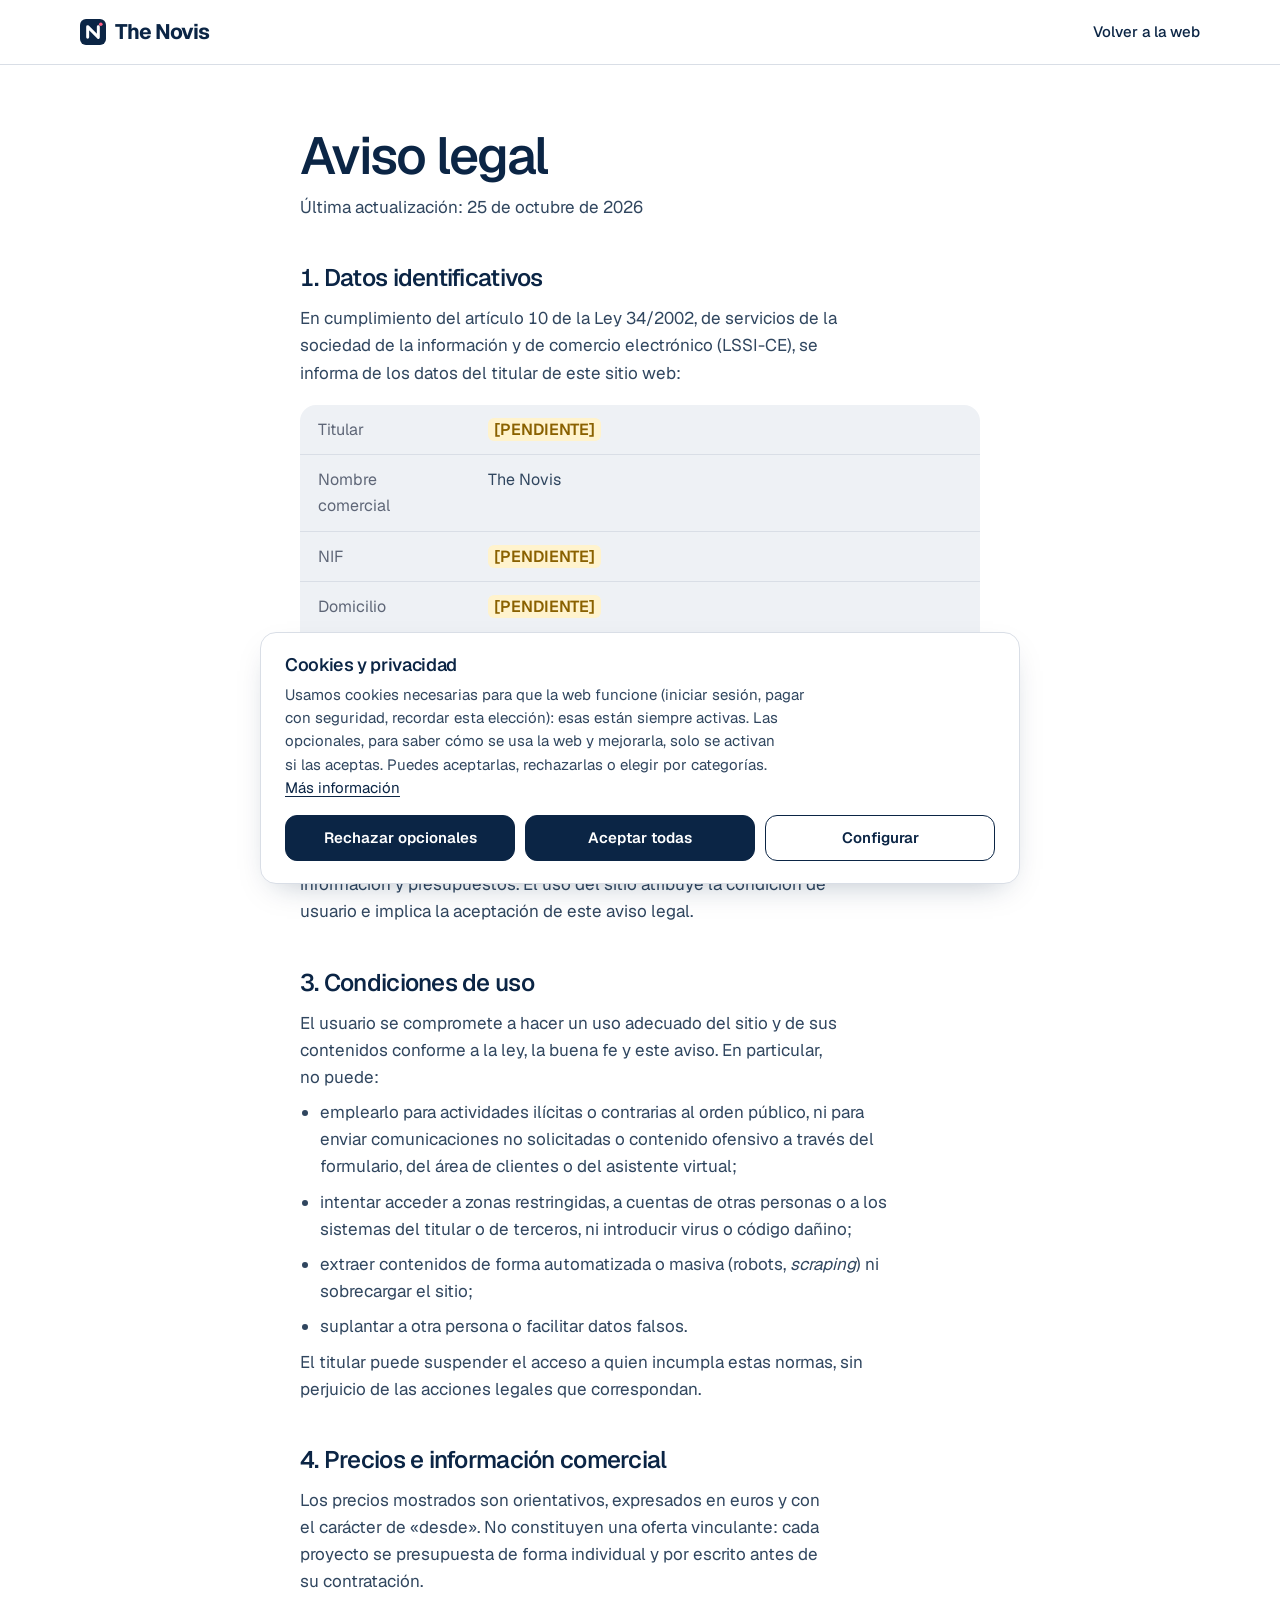
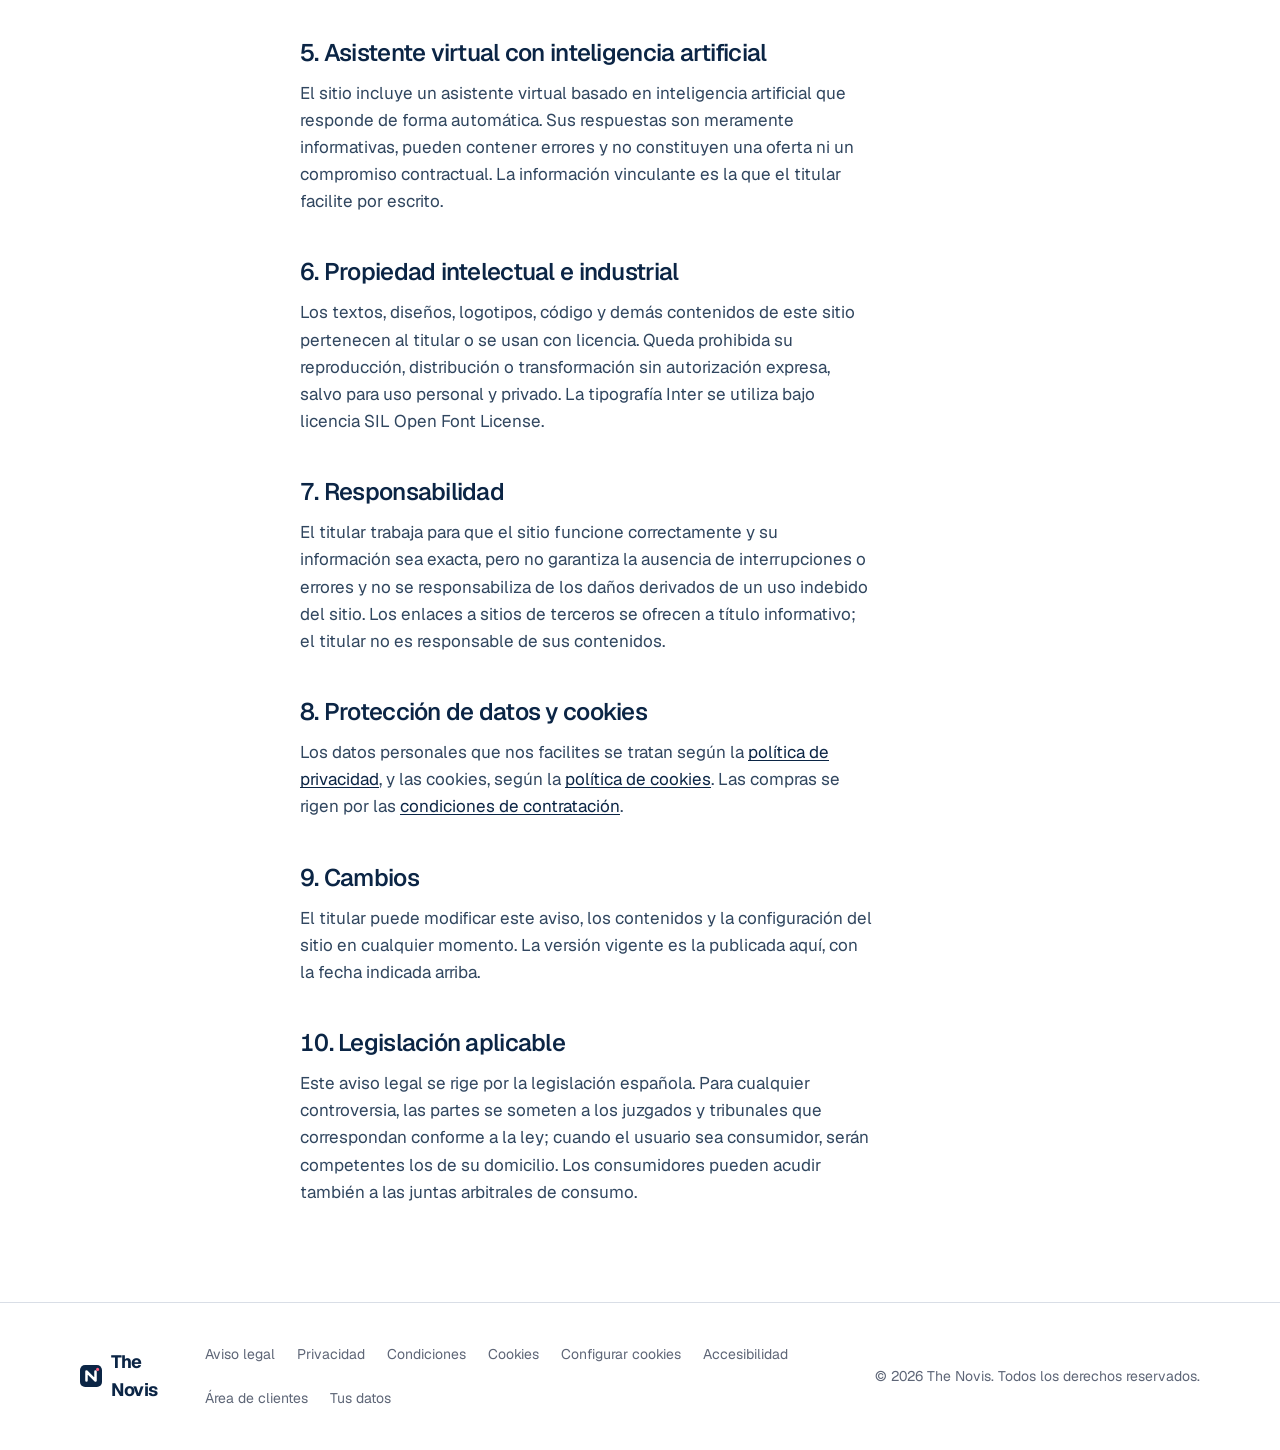
<file: aviso-legal.html>
<!doctype html>
<html lang="es">
<head>
  <meta charset="utf-8">
  <meta name="viewport" content="width=device-width, initial-scale=1">
  <title>Aviso legal — The Novis</title>
  <meta name="description" content="Datos identificativos y condiciones de uso del sitio web thenovis.com.">
  <link rel="canonical" href="https://thenovis.com/aviso-legal.html">
  <link rel="icon" href="/favicon.ico?v=12" sizes="16x16 32x32 48x48" type="image/x-icon">
  <link rel="icon" href="/favicon.png?v=12" sizes="48x48" type="image/png" />
  <link rel="icon" href="/assets/favicon-192.png?v=12" type="image/png" sizes="192x192">
  <link rel="apple-touch-icon" href="assets/apple-touch-icon.png?v=12">
  <meta property="og:image" content="https://thenovis.com/assets/og-image.png?v=10">
  <meta property="og:image:width" content="1200">
  <meta property="og:image:height" content="630">
  <meta property="og:site_name" content="The Novis">
  <meta property="og:locale" content="es_ES">
  <meta name="twitter:card" content="summary_large_image">
  <link rel="preload" href="assets/fonts/geist-latin-wght-normal.woff2" as="font" type="font/woff2" crossorigin>
  <link rel="stylesheet" href="css/styles.css?v=32">
</head>
<body class="legal-page">
  <a href="#contenido" class="skip">Saltar al contenido</a>
  <header class="nav is-scrolled">
    <div class="nav__inner">
      <a href="/" class="logo" aria-label="The Novis, inicio"><span class="logo__mark"></span>The Novis</a>
      <a href="/" class="link-back">Volver a la web</a>
    </div>
  </header>
  <main id="contenido" tabindex="-1" class="legal">
    <!-- Cláusulas de uso basadas en la plantilla «Terms of Use» de General Legal, PC (CC0 1.0), adaptadas a la LSSI-CE. Ver legal/LEEME.md. -->
    <h1>Aviso legal</h1>
    <p class="legal__date">Última actualización: 25 de octubre de 2026</p>

    <section>
      <h2>1. Datos identificativos</h2>
      <p>En cumplimiento del artículo 10 de la Ley 34/2002, de servicios de la sociedad de la información y de comercio electrónico (LSSI-CE), se informa de los datos del titular de este sitio web:</p>
      <dl class="legal__data">
        <dt>Titular</dt><dd><!--d:titular--><mark class="pend">[PENDIENTE]</mark><!--/d--></dd>
        <dt>Nombre comercial</dt><dd><!--d:negocio-->The Novis<!--/d--></dd>
        <dt>NIF</dt><dd><!--d:nif--><mark class="pend">[PENDIENTE]</mark><!--/d--></dd>
        <dt>Domicilio</dt><dd><!--d:domicilio--><mark class="pend">[PENDIENTE]</mark><!--/d--></dd><!--d:registro-legal--><!--/d-->
        <dt>Email</dt><dd><a href="mailto:hola@thenovis.com">hola@thenovis.com</a></dd><!--d:tel-legal--><!--/d-->
        <dt>Sitio web</dt><dd>thenovis.com</dd>
      </dl>
    </section>
    <section>
      <h2>2. Objeto</h2>
      <p>Este sitio web presenta los servicios de diseño y desarrollo de páginas web de The Novis y permite a empresas y profesionales solicitar información y presupuestos. El uso del sitio atribuye la condición de usuario e implica la aceptación de este aviso legal.</p>
    </section>
    <section>
      <h2>3. Condiciones de uso</h2>
      <p>El usuario se compromete a hacer un uso adecuado del sitio y de sus contenidos conforme a la ley, la buena fe y este aviso. En particular, no puede:</p>
      <ul>
        <li>emplearlo para actividades ilícitas o contrarias al orden público, ni para enviar comunicaciones no solicitadas o contenido ofensivo a través del formulario, del área de clientes o del asistente virtual;</li>
        <li>intentar acceder a zonas restringidas, a cuentas de otras personas o a los sistemas del titular o de terceros, ni introducir virus o código dañino;</li>
        <li>extraer contenidos de forma automatizada o masiva (robots, <em>scraping</em>) ni sobrecargar el sitio;</li>
        <li>suplantar a otra persona o facilitar datos falsos.</li>
      </ul>
      <p>El titular puede suspender el acceso a quien incumpla estas normas, sin perjuicio de las acciones legales que correspondan.</p>
    </section>
    <section>
      <h2>4. Precios e información comercial</h2>
      <p>Los precios mostrados son orientativos, expresados en euros y con el carácter de «desde». No constituyen una oferta vinculante: cada proyecto se presupuesta de forma individual y por escrito antes de su contratación.</p>
    </section>
    <section>
      <h2>5. Asistente virtual con inteligencia artificial</h2>
      <p>El sitio incluye un asistente virtual basado en inteligencia artificial que responde de forma automática. Sus respuestas son meramente informativas, pueden contener errores y no constituyen una oferta ni un compromiso contractual. La información vinculante es la que el titular facilite por escrito.</p>
    </section>
    <section>
      <h2>6. Propiedad intelectual e industrial</h2>
      <p>Los textos, diseños, logotipos, código y demás contenidos de este sitio pertenecen al titular o se usan con licencia. Queda prohibida su reproducción, distribución o transformación sin autorización expresa, salvo para uso personal y privado. La tipografía Inter se utiliza bajo licencia SIL Open Font License.</p>
    </section>
    <section>
      <h2>7. Responsabilidad</h2>
      <p>El titular trabaja para que el sitio funcione correctamente y su información sea exacta, pero no garantiza la ausencia de interrupciones o errores y no se responsabiliza de los daños derivados de un uso indebido del sitio. Los enlaces a sitios de terceros se ofrecen a título informativo; el titular no es responsable de sus contenidos.</p>
    </section>
    <section>
      <h2>8. Protección de datos y cookies</h2>
      <p>Los datos personales que nos facilites se tratan según la <a href="privacidad.html">política de privacidad</a>, y las cookies, según la <a href="cookies.html">política de cookies</a>. Las compras se rigen por las <a href="condiciones.html">condiciones de contratación</a>.</p>
    </section>
    <section>
      <h2>9. Cambios</h2>
      <p>El titular puede modificar este aviso, los contenidos y la configuración del sitio en cualquier momento. La versión vigente es la publicada aquí, con la fecha indicada arriba.</p>
    </section>
    <section>
      <h2>10. Legislación aplicable</h2>
      <p>Este aviso legal se rige por la legislación española. Para cualquier controversia, las partes se someten a los juzgados y tribunales que correspondan conforme a la ley; cuando el usuario sea consumidor, serán competentes los de su domicilio. Los consumidores pueden acudir también a las juntas arbitrales de consumo.</p>
    </section>

  </main>
  <footer class="footer">
    <div class="footer__inner">
      <a href="/" class="logo"><span class="logo__mark"></span>The Novis</a>
      <nav aria-label="Información legal">
        <a href="aviso-legal.html">Aviso legal</a>
        <a href="privacidad.html">Privacidad</a>
        <a href="condiciones.html">Condiciones</a>
        <a href="cookies.html">Cookies</a>
        <button type="button" class="foot-link" data-cookies>Configurar cookies</button>
        <a href="accesibilidad.html">Accesibilidad</a>
        <a href="pagos/">Área de clientes</a>
        <a href="datos/">Tus datos</a>
      </nav>
      <p>© 2026 The Novis. Todos los derechos reservados.</p>
    </div>
  </footer>
  <script src="/js/consent.js?v=5" defer></script>
</body>
</html>
</file>
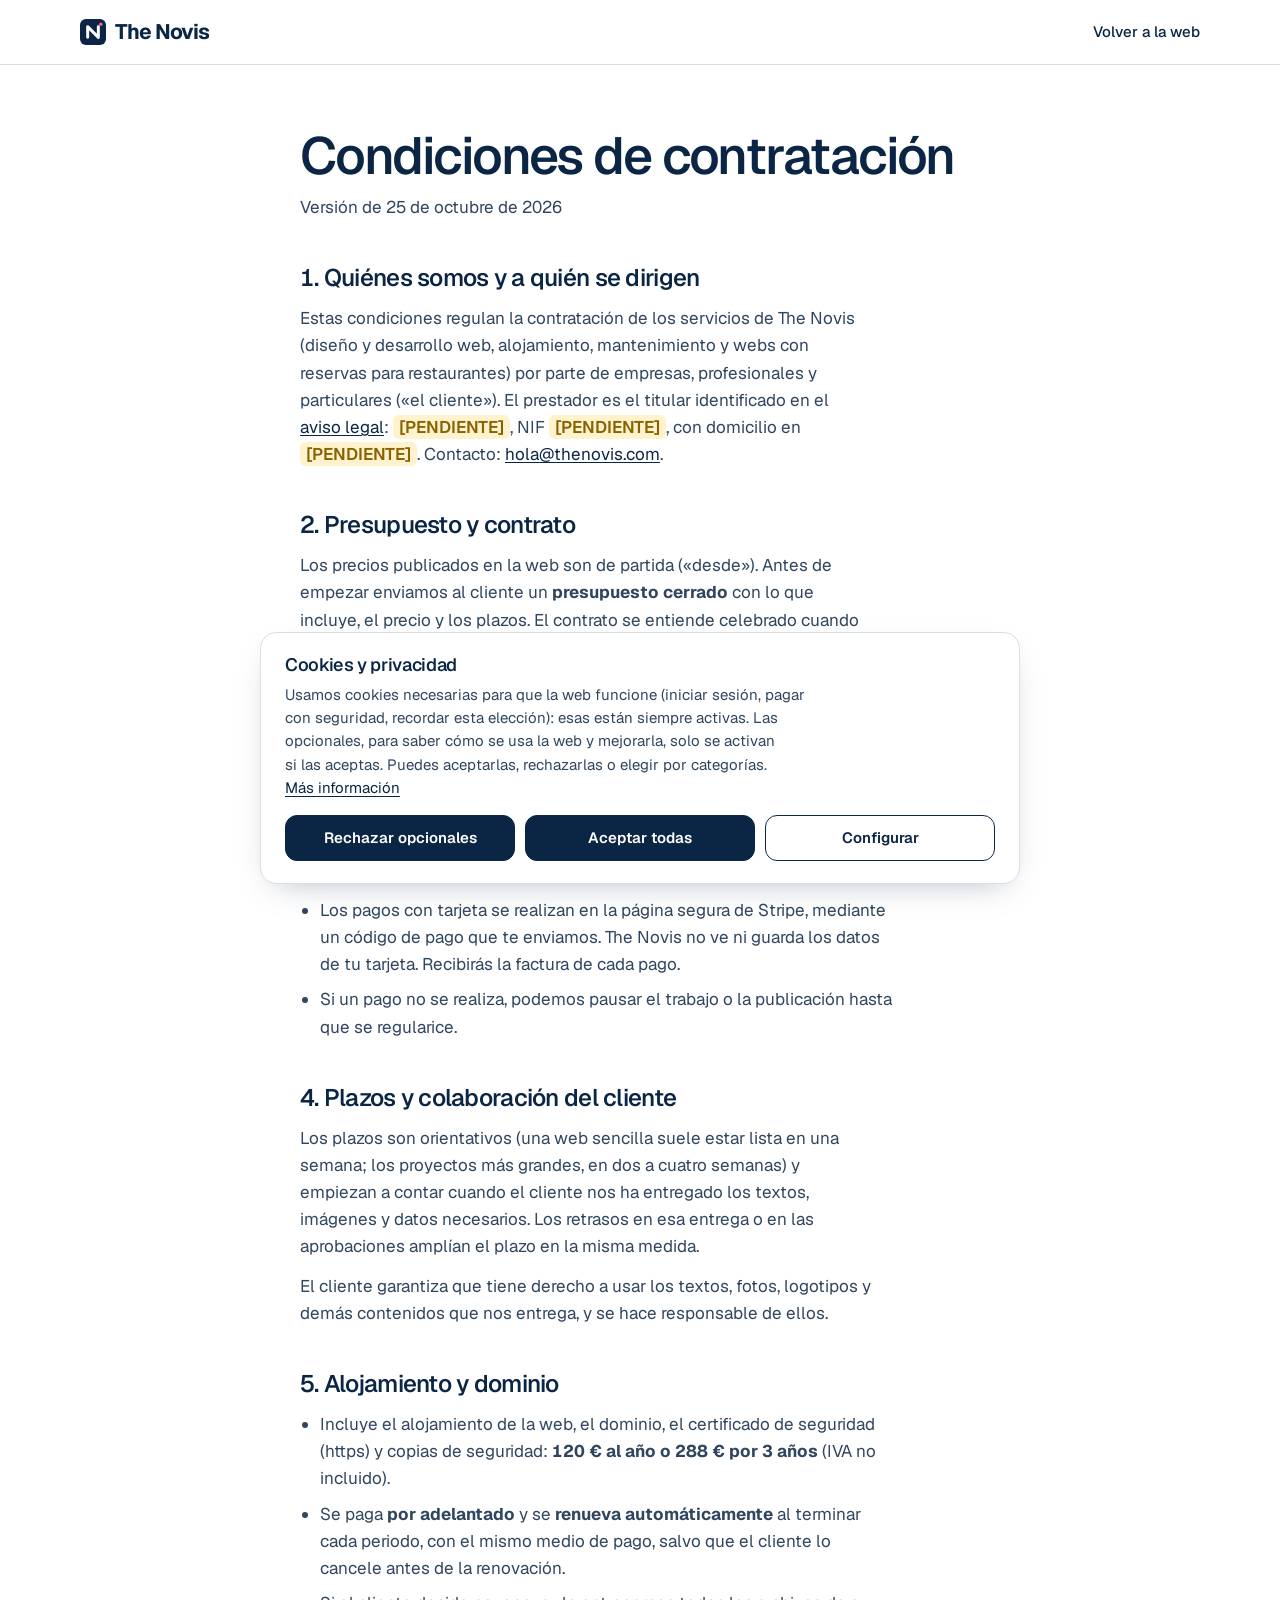
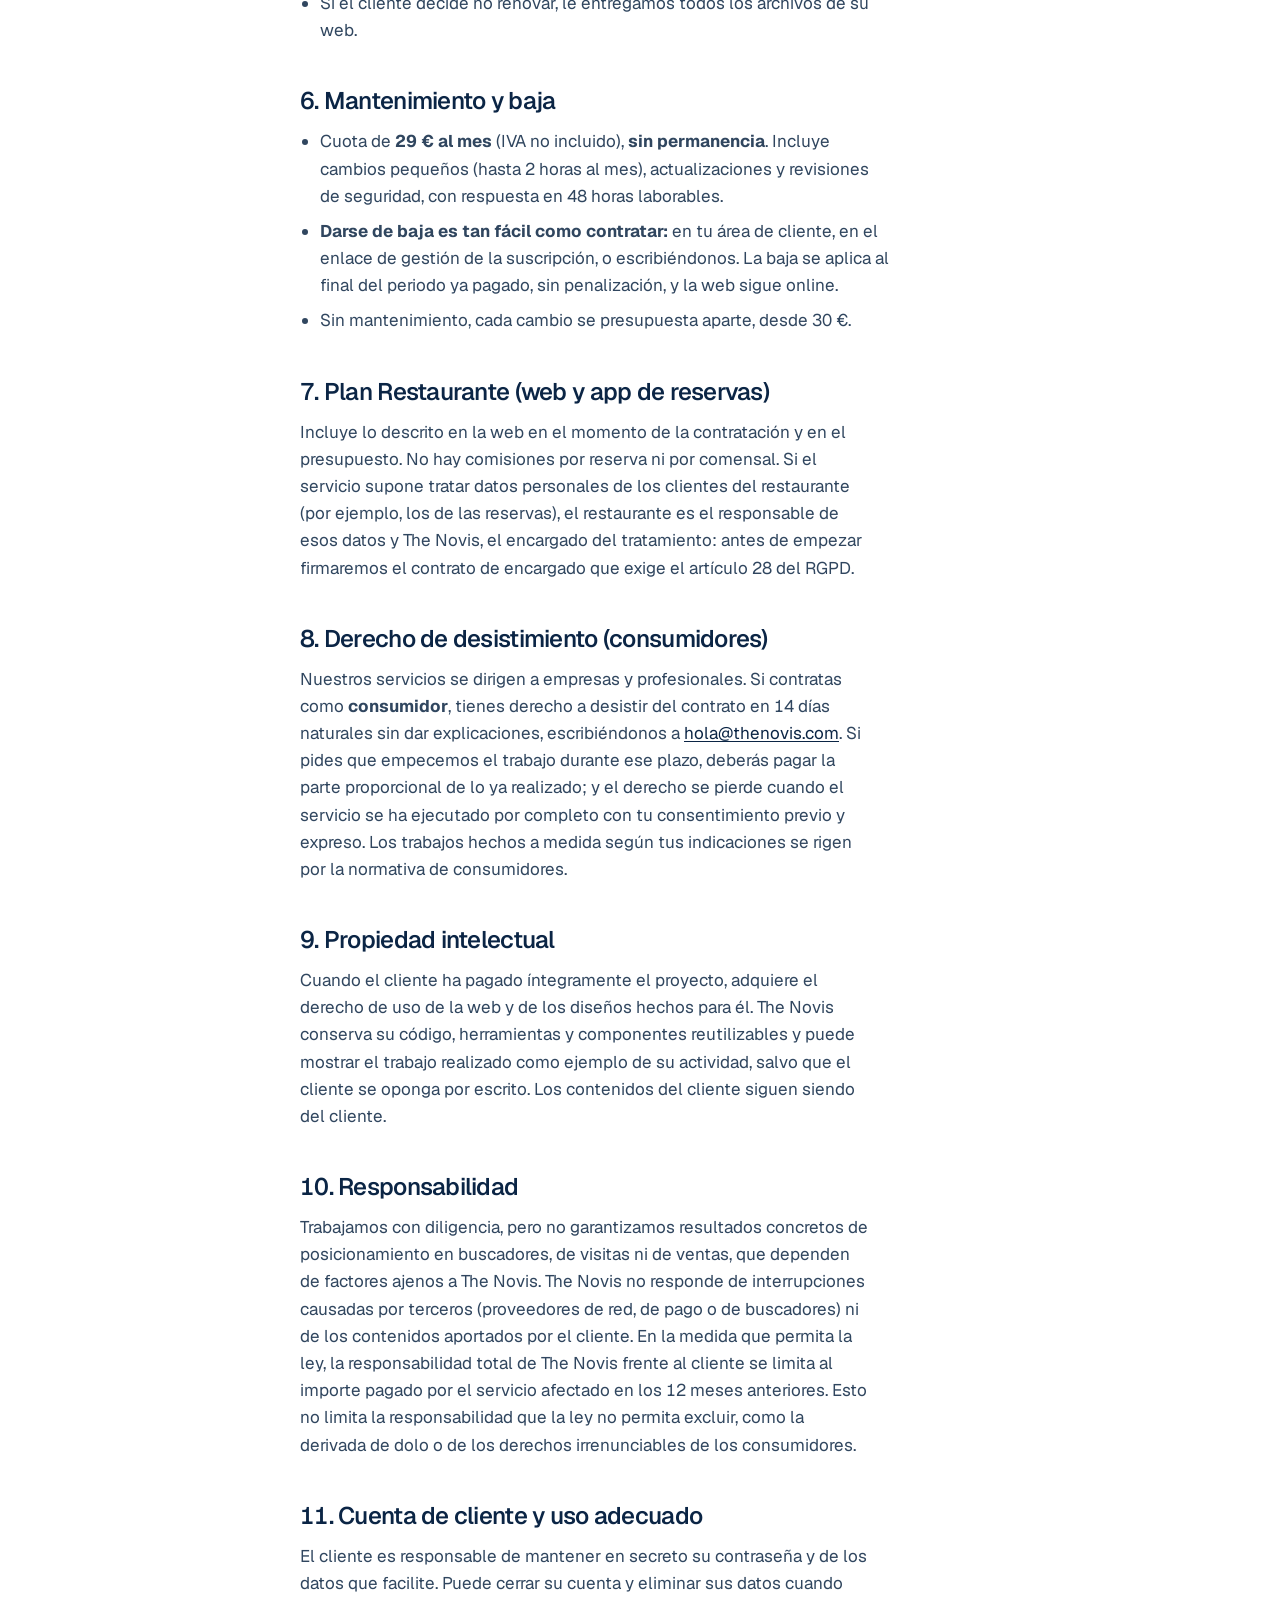
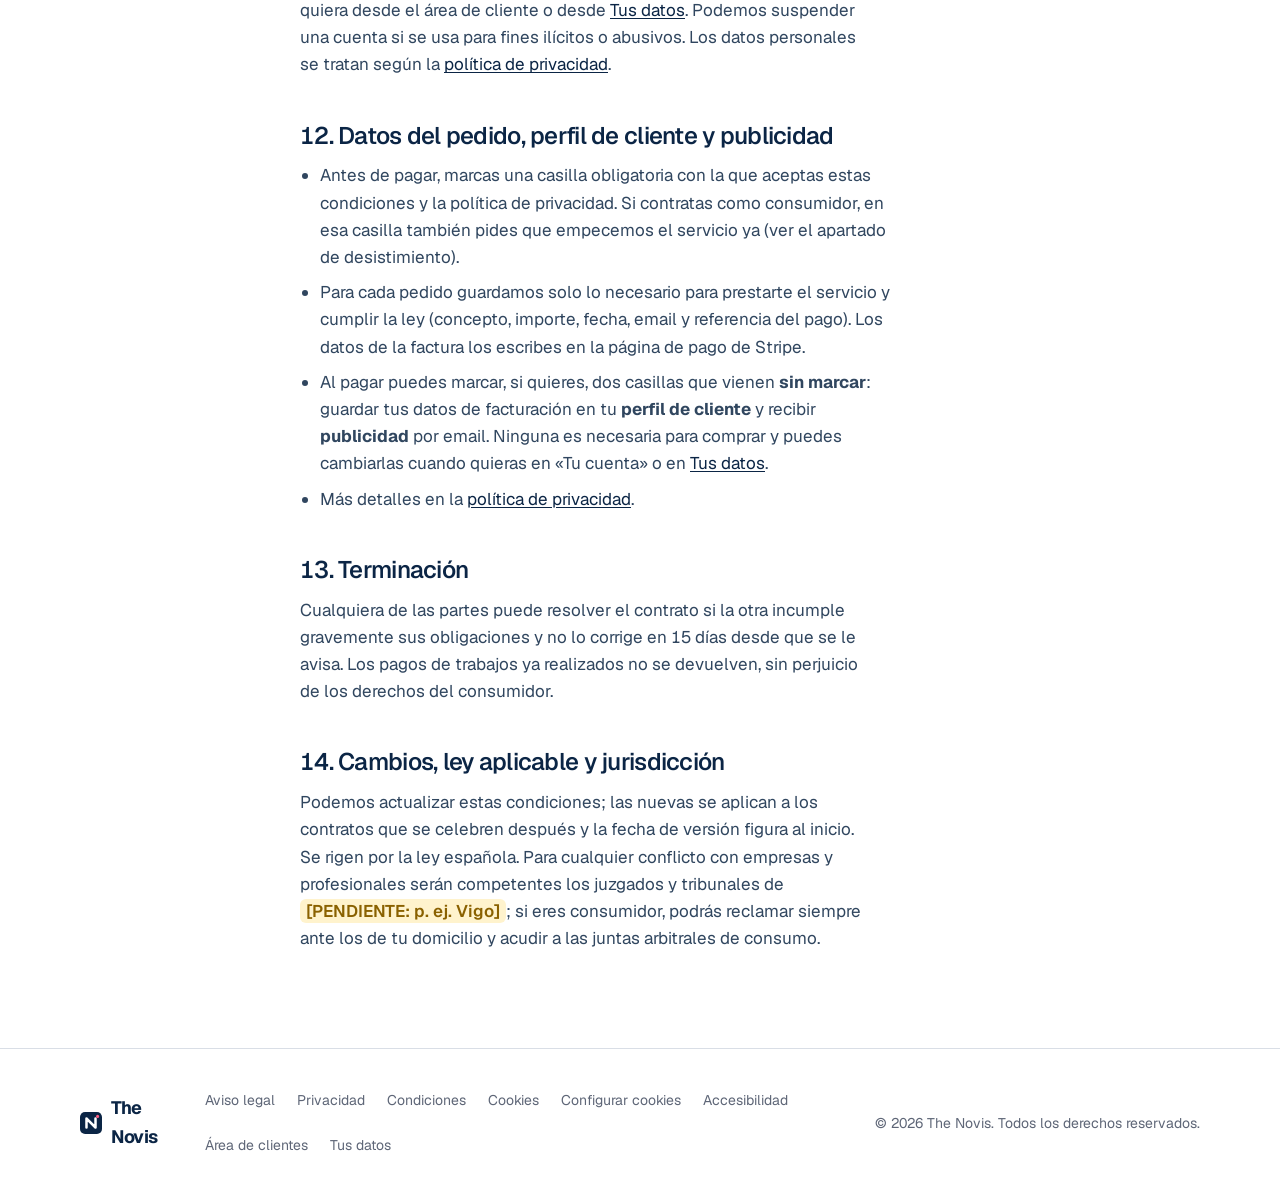
<file: condiciones.html>
<!doctype html>
<html lang="es">
<head>
  <meta charset="utf-8">
  <meta name="viewport" content="width=device-width, initial-scale=1">
  <title>Condiciones de contratación — The Novis</title>
  <meta name="description" content="Condiciones de contratación de los servicios de The Novis: presupuesto, pago, alojamiento, mantenimiento, baja y responsabilidad.">
  <link rel="canonical" href="https://thenovis.com/condiciones.html">
  <link rel="icon" href="/favicon.ico?v=12" sizes="16x16 32x32 48x48" type="image/x-icon">
  <link rel="icon" href="/favicon.png?v=12" sizes="48x48" type="image/png" />
  <link rel="icon" href="/assets/favicon-192.png?v=12" type="image/png" sizes="192x192">
  <link rel="apple-touch-icon" href="assets/apple-touch-icon.png?v=12">
  <meta property="og:image" content="https://thenovis.com/assets/og-image.png?v=10">
  <meta property="og:image:width" content="1200">
  <meta property="og:image:height" content="630">
  <meta property="og:site_name" content="The Novis">
  <meta property="og:locale" content="es_ES">
  <meta name="twitter:card" content="summary_large_image">
  <link rel="preload" href="assets/fonts/geist-latin-wght-normal.woff2" as="font" type="font/woff2" crossorigin>
  <link rel="stylesheet" href="css/styles.css?v=32">
</head>
<body class="legal-page">
  <a href="#contenido" class="skip">Saltar al contenido</a>
  <header class="nav is-scrolled">
    <div class="nav__inner">
      <a href="/" class="logo" aria-label="The Novis, inicio"><span class="logo__mark"></span>The Novis</a>
      <a href="/" class="link-back">Volver a la web</a>
    </div>
  </header>
  <main id="contenido" tabindex="-1" class="legal">
    <h1>Condiciones de contratación</h1>
    <p class="legal__date">Versión de 25 de octubre de 2026</p>

    <section>
      <h2>1. Quiénes somos y a quién se dirigen</h2>
      <p>Estas condiciones regulan la contratación de los servicios de The Novis (diseño y desarrollo web, alojamiento, mantenimiento y webs con reservas para restaurantes) por parte de empresas, profesionales y particulares («el cliente»). El prestador es el titular identificado en el <a href="aviso-legal.html">aviso legal</a>: <!--d:titular--><mark class="pend">[PENDIENTE]</mark><!--/d-->, NIF <!--d:nif--><mark class="pend">[PENDIENTE]</mark><!--/d-->, con domicilio en <!--d:domicilio--><mark class="pend">[PENDIENTE]</mark><!--/d-->. Contacto: <a href="mailto:hola@thenovis.com">hola@thenovis.com</a>.</p>
    </section>

    <section>
      <h2>2. Presupuesto y contrato</h2>
      <p>Los precios publicados en la web son de partida («desde»). Antes de empezar enviamos al cliente un <strong>presupuesto cerrado</strong> con lo que incluye, el precio y los plazos. El contrato se entiende celebrado cuando el cliente acepta el presupuesto por escrito (también por email) y realiza el primer pago. Cualquier trabajo no incluido en el presupuesto se presupuesta aparte.</p>
    </section>

    <section>
      <h2>3. Precios, impuestos y pago</h2>
      <ul>
        <li>Los precios se indican <strong>sin IVA</strong> salvo que el presupuesto diga otra cosa.</li>
        <li>Salvo que el presupuesto indique otra forma, el pago de la web se divide en <strong>50 % al aprobar el diseño y 50 % al publicarla</strong>.</li>
        <li>Los pagos con tarjeta se realizan en la página segura de Stripe, mediante un código de pago que te enviamos. The Novis no ve ni guarda los datos de tu tarjeta. Recibirás la factura de cada pago.</li>
        <li>Si un pago no se realiza, podemos pausar el trabajo o la publicación hasta que se regularice.</li>
      </ul>
    </section>

    <section>
      <h2>4. Plazos y colaboración del cliente</h2>
      <p>Los plazos son orientativos (una web sencilla suele estar lista en una semana; los proyectos más grandes, en dos a cuatro semanas) y empiezan a contar cuando el cliente nos ha entregado los textos, imágenes y datos necesarios. Los retrasos en esa entrega o en las aprobaciones amplían el plazo en la misma medida.</p>
      <p>El cliente garantiza que tiene derecho a usar los textos, fotos, logotipos y demás contenidos que nos entrega, y se hace responsable de ellos.</p>
    </section>

    <section>
      <h2>5. Alojamiento y dominio</h2>
      <ul>
        <li>Incluye el alojamiento de la web, el dominio, el certificado de seguridad (https) y copias de seguridad: <strong>120 € al año o 288 € por 3 años</strong> (IVA no incluido).</li>
        <li>Se paga <strong>por adelantado</strong> y se <strong>renueva automáticamente</strong> al terminar cada periodo, con el mismo medio de pago, salvo que el cliente lo cancele antes de la renovación.</li>
        <li>Si el cliente decide no renovar, le entregamos todos los archivos de su web.</li>
      </ul>
    </section>

    <section>
      <h2>6. Mantenimiento y baja</h2>
      <ul>
        <li>Cuota de <strong>29 € al mes</strong> (IVA no incluido), <strong>sin permanencia</strong>. Incluye cambios pequeños (hasta 2 horas al mes), actualizaciones y revisiones de seguridad, con respuesta en 48 horas laborables.</li>
        <li><strong>Darse de baja es tan fácil como contratar:</strong> en tu área de cliente, en el enlace de gestión de la suscripción, o escribiéndonos. La baja se aplica al final del periodo ya pagado, sin penalización, y la web sigue online.</li>
        <li>Sin mantenimiento, cada cambio se presupuesta aparte, desde 30 €.</li>
      </ul>
    </section>

    <section>
      <h2>7. Plan Restaurante (web y app de reservas)</h2>
      <p>Incluye lo descrito en la web en el momento de la contratación y en el presupuesto. No hay comisiones por reserva ni por comensal. Si el servicio supone tratar datos personales de los clientes del restaurante (por ejemplo, los de las reservas), el restaurante es el responsable de esos datos y The Novis, el encargado del tratamiento: antes de empezar firmaremos el contrato de encargado que exige el artículo 28 del RGPD.</p>
    </section>

    <section>
      <h2>8. Derecho de desistimiento (consumidores)</h2>
      <p>Nuestros servicios se dirigen a empresas y profesionales. Si contratas como <strong>consumidor</strong>, tienes derecho a desistir del contrato en 14 días naturales sin dar explicaciones, escribiéndonos a <a href="mailto:hola@thenovis.com">hola@thenovis.com</a>. Si pides que empecemos el trabajo durante ese plazo, deberás pagar la parte proporcional de lo ya realizado; y el derecho se pierde cuando el servicio se ha ejecutado por completo con tu consentimiento previo y expreso. Los trabajos hechos a medida según tus indicaciones se rigen por la normativa de consumidores.</p>
    </section>

    <section>
      <h2>9. Propiedad intelectual</h2>
      <p>Cuando el cliente ha pagado íntegramente el proyecto, adquiere el derecho de uso de la web y de los diseños hechos para él. The Novis conserva su código, herramientas y componentes reutilizables y puede mostrar el trabajo realizado como ejemplo de su actividad, salvo que el cliente se oponga por escrito. Los contenidos del cliente siguen siendo del cliente.</p>
    </section>

    <section>
      <h2>10. Responsabilidad</h2>
      <p>Trabajamos con diligencia, pero no garantizamos resultados concretos de posicionamiento en buscadores, de visitas ni de ventas, que dependen de factores ajenos a The Novis. The Novis no responde de interrupciones causadas por terceros (proveedores de red, de pago o de buscadores) ni de los contenidos aportados por el cliente. En la medida que permita la ley, la responsabilidad total de The Novis frente al cliente se limita al importe pagado por el servicio afectado en los 12 meses anteriores. Esto no limita la responsabilidad que la ley no permita excluir, como la derivada de dolo o de los derechos irrenunciables de los consumidores.</p>
    </section>

    <section>
      <h2>11. Cuenta de cliente y uso adecuado</h2>
      <p>El cliente es responsable de mantener en secreto su contraseña y de los datos que facilite. Puede cerrar su cuenta y eliminar sus datos cuando quiera desde el área de cliente o desde <a href="datos/">Tus datos</a>. Podemos suspender una cuenta si se usa para fines ilícitos o abusivos. Los datos personales se tratan según la <a href="privacidad.html">política de privacidad</a>.</p>
    </section>

    <section id="datos-pedido">
      <h2>12. Datos del pedido, perfil de cliente y publicidad</h2>
      <ul>
        <li>Antes de pagar, marcas una casilla obligatoria con la que aceptas estas condiciones y la política de privacidad. Si contratas como consumidor, en esa casilla también pides que empecemos el servicio ya (ver el apartado de desistimiento).</li>
        <li>Para cada pedido guardamos solo lo necesario para prestarte el servicio y cumplir la ley (concepto, importe, fecha, email y referencia del pago). Los datos de la factura los escribes en la página de pago de Stripe.</li>
        <li>Al pagar puedes marcar, si quieres, dos casillas que vienen <strong>sin marcar</strong>: guardar tus datos de facturación en tu <strong>perfil de cliente</strong> y recibir <strong>publicidad</strong> por email. Ninguna es necesaria para comprar y puedes cambiarlas cuando quieras en «Tu cuenta» o en <a href="datos/">Tus datos</a>.</li>
        <li>Más detalles en la <a href="privacidad.html#compras">política de privacidad</a>.</li>
      </ul>
    </section>

    <section>
      <h2>13. Terminación</h2>
      <p>Cualquiera de las partes puede resolver el contrato si la otra incumple gravemente sus obligaciones y no lo corrige en 15 días desde que se le avisa. Los pagos de trabajos ya realizados no se devuelven, sin perjuicio de los derechos del consumidor.</p>
    </section>

    <section>
      <h2>14. Cambios, ley aplicable y jurisdicción</h2>
      <p>Podemos actualizar estas condiciones; las nuevas se aplican a los contratos que se celebren después y la fecha de versión figura al inicio. Se rigen por la ley española. Para cualquier conflicto con empresas y profesionales serán competentes los juzgados y tribunales de <!--d:fuero--><mark class="pend">[PENDIENTE: p. ej. Vigo]</mark><!--/d-->; si eres consumidor, podrás reclamar siempre ante los de tu domicilio y acudir a las juntas arbitrales de consumo.</p>
    </section>

  </main>
  <footer class="footer">
    <div class="footer__inner">
      <a href="/" class="logo"><span class="logo__mark"></span>The Novis</a>
      <nav aria-label="Información legal">
        <a href="aviso-legal.html">Aviso legal</a>
        <a href="privacidad.html">Privacidad</a>
        <a href="condiciones.html">Condiciones</a>
        <a href="cookies.html">Cookies</a>
        <button type="button" class="foot-link" data-cookies>Configurar cookies</button>
        <a href="accesibilidad.html">Accesibilidad</a>
        <a href="pagos/">Área de clientes</a>
        <a href="datos/">Tus datos</a>
      </nav>
      <p>© 2026 The Novis. Todos los derechos reservados.</p>
    </div>
  </footer>
  <script src="/js/consent.js?v=5" defer></script>
</body>
</html>
</file>
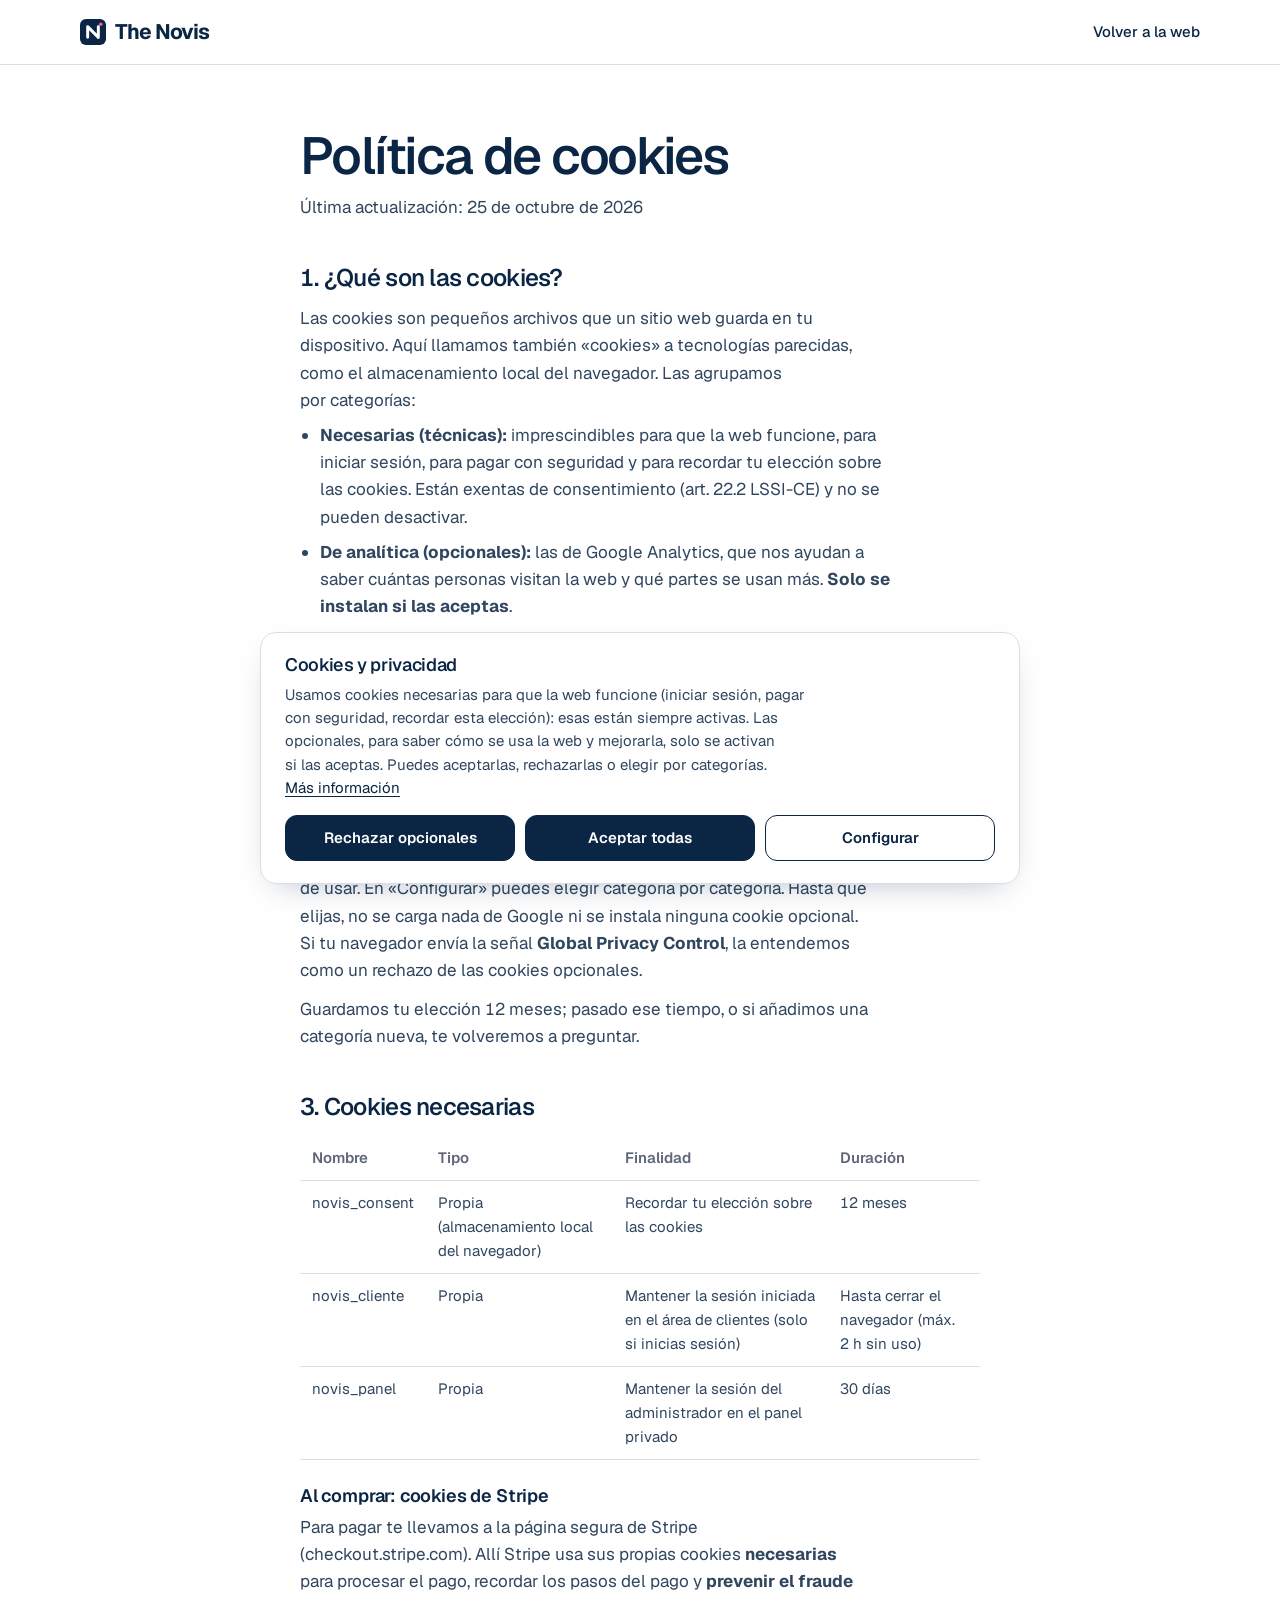
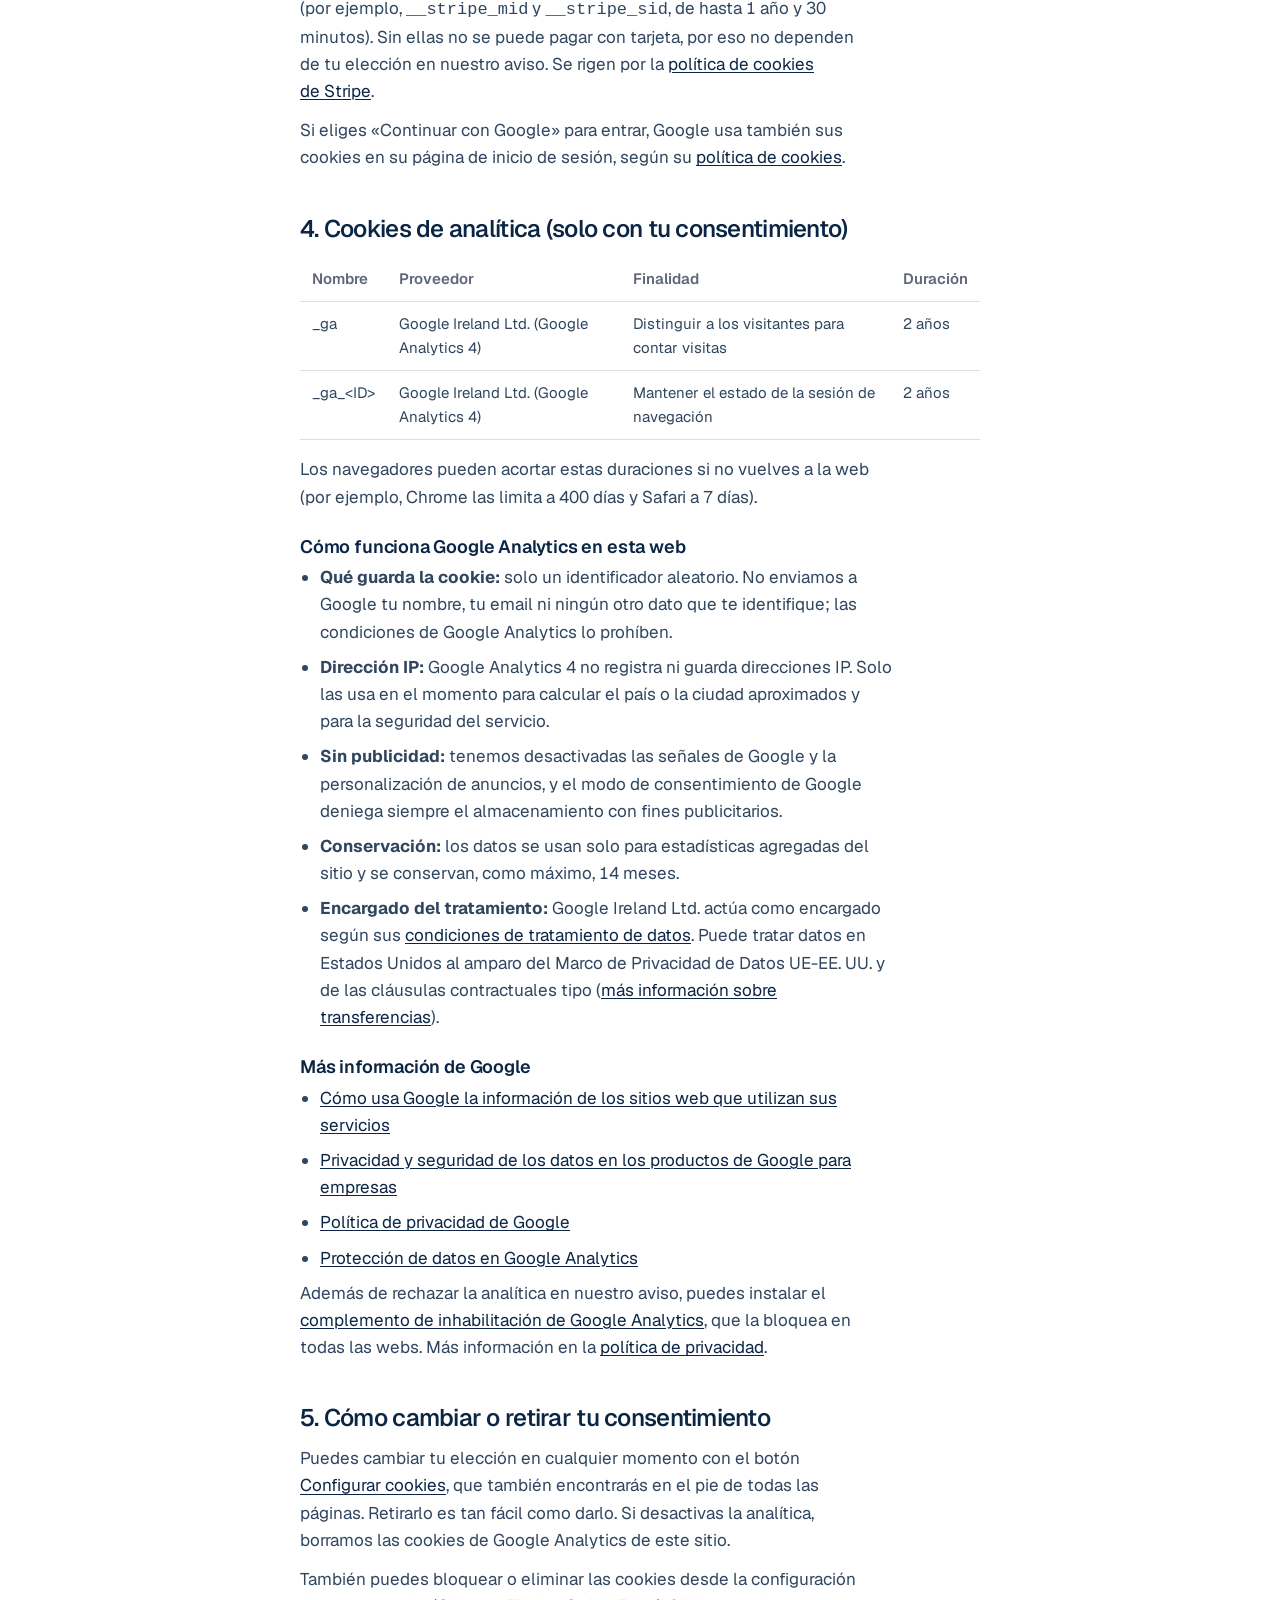
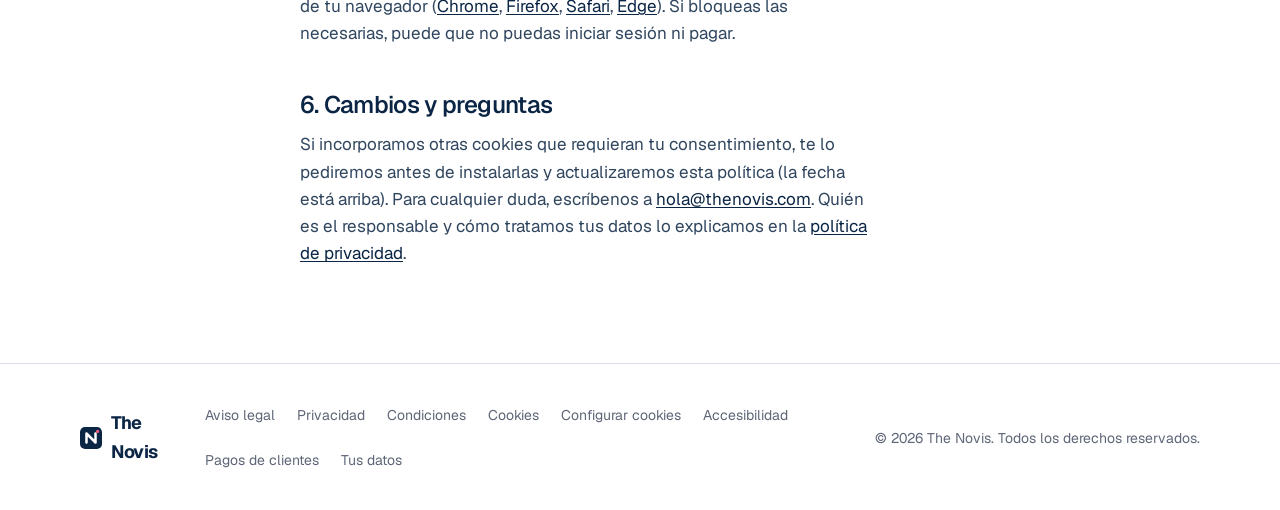
<file: cookies.html>
<!doctype html>
<html lang="es">
<head>
  <meta charset="utf-8">
  <meta name="viewport" content="width=device-width, initial-scale=1">
  <title>Política de cookies — The Novis</title>
  <meta name="description" content="Información sobre el uso de cookies en thenovis.com.">
  <link rel="canonical" href="https://thenovis.com/cookies.html">
  <link rel="icon" href="/favicon.ico?v=12" sizes="16x16 32x32 48x48" type="image/x-icon">
  <link rel="icon" href="/favicon.png?v=12" sizes="48x48" type="image/png" />
  <link rel="icon" href="/assets/favicon-192.png?v=12" type="image/png" sizes="192x192">
  <link rel="apple-touch-icon" href="assets/apple-touch-icon.png?v=12">
  <meta property="og:image" content="https://thenovis.com/assets/og-image.png?v=10">
  <meta property="og:image:width" content="1200">
  <meta property="og:image:height" content="630">
  <meta property="og:site_name" content="The Novis">
  <meta property="og:locale" content="es_ES">
  <meta name="twitter:card" content="summary_large_image">
  <link rel="preload" href="assets/fonts/geist-latin-wght-normal.woff2" as="font" type="font/woff2" crossorigin>
  <link rel="stylesheet" href="css/styles.css?v=32">
</head>
<body class="legal-page">
  <a href="#contenido" class="skip">Saltar al contenido</a>
  <header class="nav is-scrolled">
    <div class="nav__inner">
      <a href="/" class="logo" aria-label="The Novis, inicio"><span class="logo__mark"></span>The Novis</a>
      <a href="/" class="link-back">Volver a la web</a>
    </div>
  </header>
  <main id="contenido" tabindex="-1" class="legal">
    <!-- Estructura basada en la plantilla «Cookie Notice» de General Legal, PC (CC0 1.0), adaptada al art. 22.2 de la
         LSSI-CE y a la Guía sobre el uso de las cookies de la AEPD (2023). Ver legal/LEEME.md. -->
    <h1>Política de cookies</h1>
    <p class="legal__date">Última actualización: 25 de octubre de 2026</p>

    <section>
      <h2>1. ¿Qué son las cookies?</h2>
      <p>Las cookies son pequeños archivos que un sitio web guarda en tu dispositivo. Aquí llamamos también «cookies» a tecnologías parecidas, como el almacenamiento local del navegador. Las agrupamos por categorías:</p>
      <ul>
        <li><strong>Necesarias (técnicas):</strong> imprescindibles para que la web funcione, para iniciar sesión, para pagar con seguridad y para recordar tu elección sobre las cookies. Están exentas de consentimiento (art. 22.2 LSSI-CE) y no se pueden desactivar.</li>
        <li><strong>De analítica (opcionales):</strong> las de Google Analytics, que nos ayudan a saber cuántas personas visitan la web y qué partes se usan más. <strong>Solo se instalan si las aceptas</strong>.</li>
        <li><strong>De publicidad (opcionales):</strong> ahora mismo <strong>no usamos ninguna</strong>. Si algún día las usamos, te pediremos permiso antes, en esta categoría aparte.</li>
      </ul>
    </section>

    <section>
      <h2>2. Cómo das o rechazas tu consentimiento</h2>
      <p>Las cookies <strong>necesarias</strong> están siempre activas y no se pueden rechazar, porque sin ellas la web no funciona. Para las <strong>opcionales</strong>, al entrar por primera vez te mostramos un aviso con los botones <strong>«Rechazar opcionales»</strong>, <strong>«Aceptar todas»</strong> y <strong>«Configurar»</strong>, todos igual de fáciles de usar. En «Configurar» puedes elegir categoría por categoría. Hasta que elijas, no se carga nada de Google ni se instala ninguna cookie opcional. Si tu navegador envía la señal <strong>Global Privacy Control</strong>, la entendemos como un rechazo de las cookies opcionales.</p>
      <p>Guardamos tu elección 12 meses; pasado ese tiempo, o si añadimos una categoría nueva, te volveremos a preguntar.</p>
    </section>

    <section>
      <h2>3. Cookies necesarias</h2>
      <div class="table-wrap">
        <table>
          <thead><tr><th scope="col">Nombre</th><th scope="col">Tipo</th><th scope="col">Finalidad</th><th scope="col">Duración</th></tr></thead>
          <tbody>
            <tr><td>novis_consent</td><td>Propia (almacenamiento local del navegador)</td><td>Recordar tu elección sobre las cookies</td><td>12 meses</td></tr>
            <tr><td>novis_cliente</td><td>Propia</td><td>Mantener la sesión iniciada en el área de clientes (solo si inicias sesión)</td><td>Hasta cerrar el navegador (máx. 2 h sin uso)</td></tr>
            <tr><td>novis_panel</td><td>Propia</td><td>Mantener la sesión del administrador en el panel privado</td><td>30 días</td></tr>
          </tbody>
        </table>
      </div>
      <h3 id="compras">Al comprar: cookies de Stripe</h3>
      <p>Para pagar te llevamos a la página segura de Stripe (checkout.stripe.com). Allí Stripe usa sus propias cookies <strong>necesarias</strong> para procesar el pago, recordar los pasos del pago y <strong>prevenir el fraude</strong> (por ejemplo, <code>__stripe_mid</code> y <code>__stripe_sid</code>, de hasta 1 año y 30 minutos). Sin ellas no se puede pagar con tarjeta, por eso no dependen de tu elección en nuestro aviso. Se rigen por la <a href="https://stripe.com/es/legal/cookies-policy" target="_blank" rel="noopener">política de cookies de Stripe</a>.</p>
      <p>Si eliges «Continuar con Google» para entrar, Google usa también sus cookies en su página de inicio de sesión, según su <a href="https://policies.google.com/technologies/cookies?hl=es" target="_blank" rel="noopener">política de cookies</a>.</p>
    </section>

    <section>
      <h2>4. Cookies de analítica (solo con tu consentimiento)</h2>
      <div class="table-wrap">
        <table>
          <thead><tr><th scope="col">Nombre</th><th scope="col">Proveedor</th><th scope="col">Finalidad</th><th scope="col">Duración</th></tr></thead>
          <tbody>
            <tr><td>_ga</td><td>Google Ireland Ltd. (Google Analytics 4)</td><td>Distinguir a los visitantes para contar visitas</td><td>2 años</td></tr>
            <tr><td>_ga_&lt;ID&gt;</td><td>Google Ireland Ltd. (Google Analytics 4)</td><td>Mantener el estado de la sesión de navegación</td><td>2 años</td></tr>
          </tbody>
        </table>
      </div>
      <p>Los navegadores pueden acortar estas duraciones si no vuelves a la web (por ejemplo, Chrome las limita a 400 días y Safari a 7 días).</p>
      <h3>Cómo funciona Google Analytics en esta web</h3>
      <ul>
        <li><strong>Qué guarda la cookie:</strong> solo un identificador aleatorio. No enviamos a Google tu nombre, tu email ni ningún otro dato que te identifique; las condiciones de Google Analytics lo prohíben.</li>
        <li><strong>Dirección IP:</strong> Google Analytics 4 no registra ni guarda direcciones IP. Solo las usa en el momento para calcular el país o la ciudad aproximados y para la seguridad del servicio.</li>
        <li><strong>Sin publicidad:</strong> tenemos desactivadas las señales de Google y la personalización de anuncios, y el modo de consentimiento de Google deniega siempre el almacenamiento con fines publicitarios.</li>
        <li><strong>Conservación:</strong> los datos se usan solo para estadísticas agregadas del sitio y se conservan, como máximo, 14 meses.</li>
        <li><strong>Encargado del tratamiento:</strong> Google Ireland Ltd. actúa como encargado según sus <a href="https://business.safety.google/adsprocessorterms/" target="_blank" rel="noopener">condiciones de tratamiento de datos</a>. Puede tratar datos en Estados Unidos al amparo del Marco de Privacidad de Datos UE-EE. UU. y de las cláusulas contractuales tipo (<a href="https://business.safety.google/adsdatatransfers/" target="_blank" rel="noopener">más información sobre transferencias</a>).</li>
      </ul>
      <h3>Más información de Google</h3>
      <ul>
        <li><a href="https://policies.google.com/technologies/partner-sites?hl=es" target="_blank" rel="noopener">Cómo usa Google la información de los sitios web que utilizan sus servicios</a></li>
        <li><a href="https://business.safety.google/privacy/?hl=es" target="_blank" rel="noopener">Privacidad y seguridad de los datos en los productos de Google para empresas</a></li>
        <li><a href="https://policies.google.com/privacy?hl=es" target="_blank" rel="noopener">Política de privacidad de Google</a></li>
        <li><a href="https://support.google.com/analytics/answer/6004245?hl=es" target="_blank" rel="noopener">Protección de datos en Google Analytics</a></li>
      </ul>
      <p>Además de rechazar la analítica en nuestro aviso, puedes instalar el <a href="https://tools.google.com/dlpage/gaoptout?hl=es" target="_blank" rel="noopener">complemento de inhabilitación de Google Analytics</a>, que la bloquea en todas las webs. Más información en la <a href="privacidad.html#analitica">política de privacidad</a>.</p>
    </section>

    <section>
      <h2>5. Cómo cambiar o retirar tu consentimiento</h2>
      <p>Puedes cambiar tu elección en cualquier momento con el botón <button type="button" class="link-inline" data-cookies>Configurar cookies</button>, que también encontrarás en el pie de todas las páginas. Retirarlo es tan fácil como darlo. Si desactivas la analítica, borramos las cookies de Google Analytics de este sitio.</p>
      <p>También puedes bloquear o eliminar las cookies desde la configuración de tu navegador (<a href="https://support.google.com/chrome/answer/95647?hl=es" target="_blank" rel="noopener">Chrome</a>, <a href="https://support.mozilla.org/es/kb/Borrar%20cookies" target="_blank" rel="noopener">Firefox</a>, <a href="https://support.apple.com/es-es/guide/safari/sfri11471/mac" target="_blank" rel="noopener">Safari</a>, <a href="https://support.microsoft.com/es-es/microsoft-edge/eliminar-las-cookies-en-microsoft-edge-63947406-40ac-c3b8-57b9-2a946a29ae09" target="_blank" rel="noopener">Edge</a>). Si bloqueas las necesarias, puede que no puedas iniciar sesión ni pagar.</p>
    </section>

    <section>
      <h2>6. Cambios y preguntas</h2>
      <p>Si incorporamos otras cookies que requieran tu consentimiento, te lo pediremos antes de instalarlas y actualizaremos esta política (la fecha está arriba). Para cualquier duda, escríbenos a <a href="mailto:hola@thenovis.com">hola@thenovis.com</a>. Quién es el responsable y cómo tratamos tus datos lo explicamos en la <a href="privacidad.html">política de privacidad</a>.</p>
    </section>

  </main>
  <footer class="footer">
    <div class="footer__inner">
      <a href="/" class="logo"><span class="logo__mark"></span>The Novis</a>
      <nav aria-label="Información legal">
        <a href="aviso-legal.html">Aviso legal</a>
        <a href="privacidad.html">Privacidad</a>
        <a href="condiciones.html">Condiciones</a>
        <a href="cookies.html">Cookies</a>
        <button type="button" class="foot-link" data-cookies>Configurar cookies</button>
        <a href="accesibilidad.html">Accesibilidad</a>
        <a href="pagos/">Pagos de clientes</a>
        <a href="datos/">Tus datos</a>
      </nav>
      <p>© 2026 The Novis. Todos los derechos reservados.</p>
    </div>
  </footer>
  <script src="/js/consent.js?v=5" defer></script>
</body>
</html>
</file>
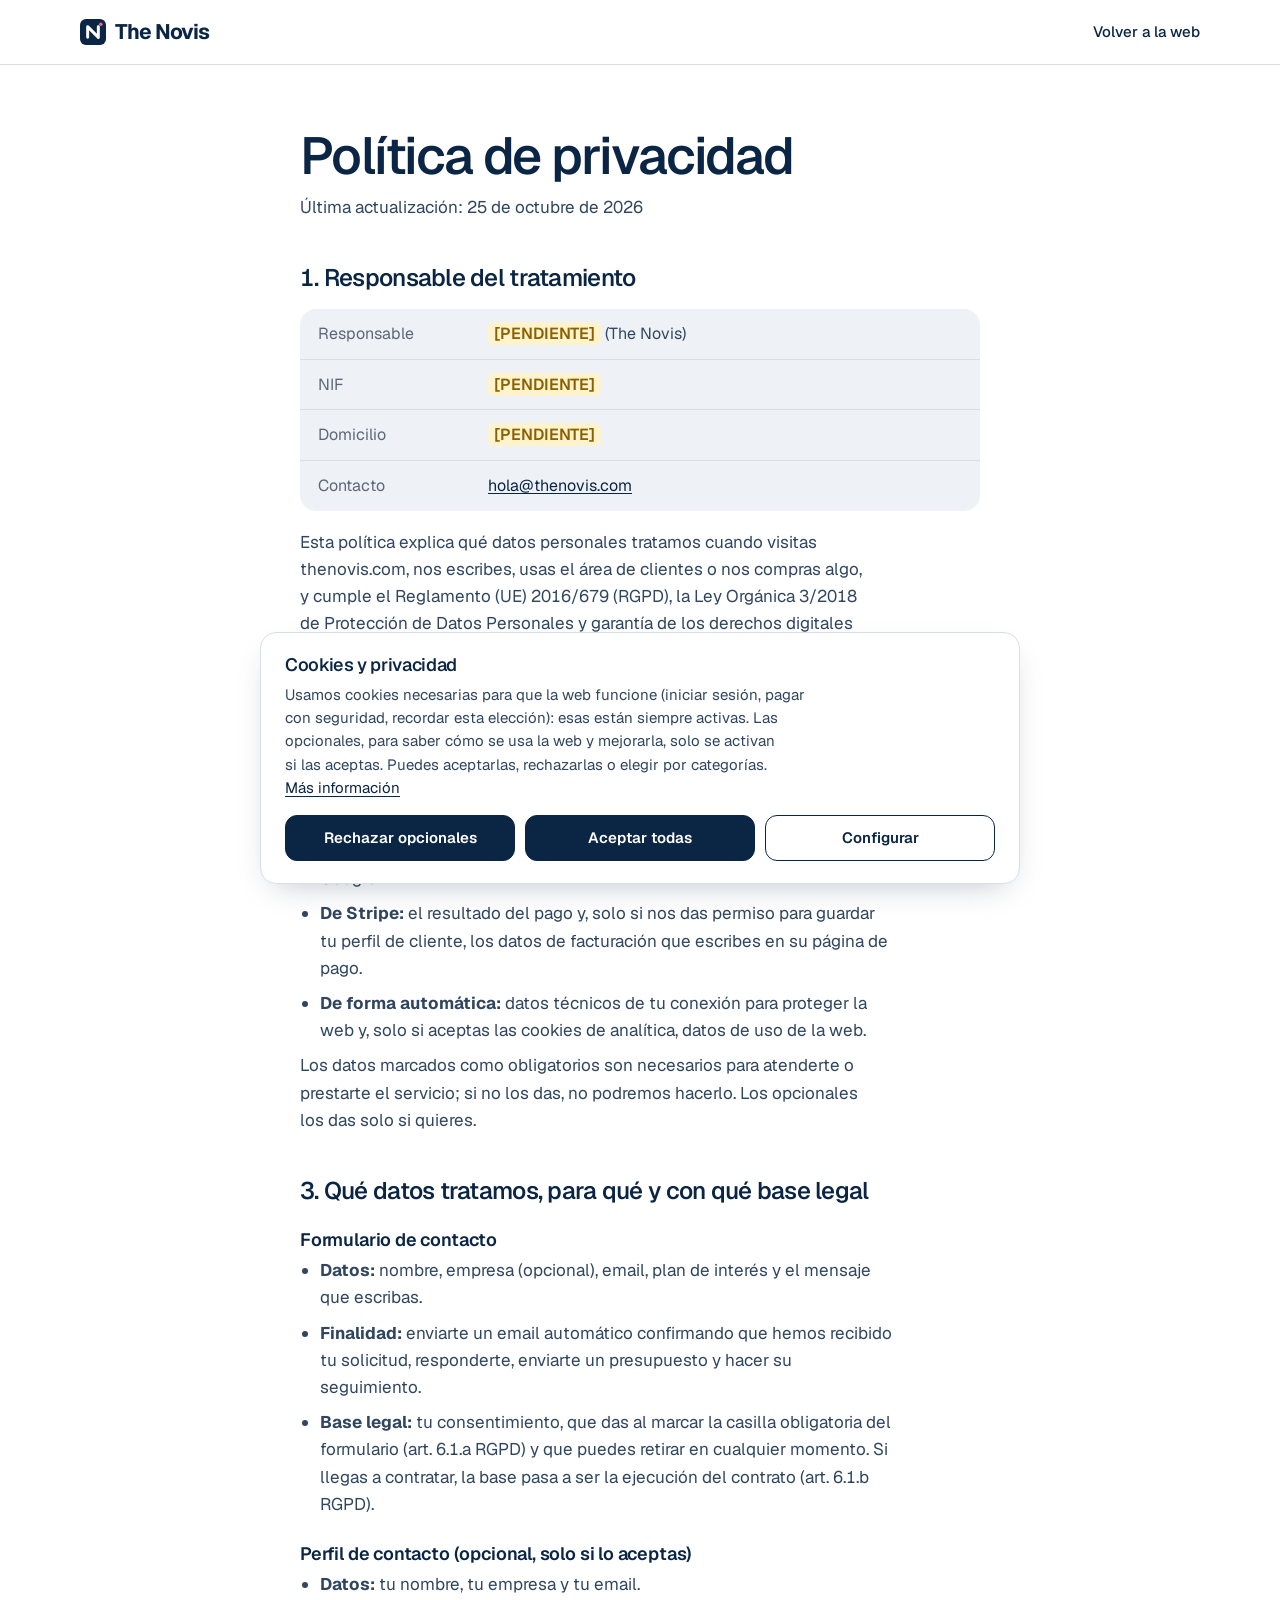
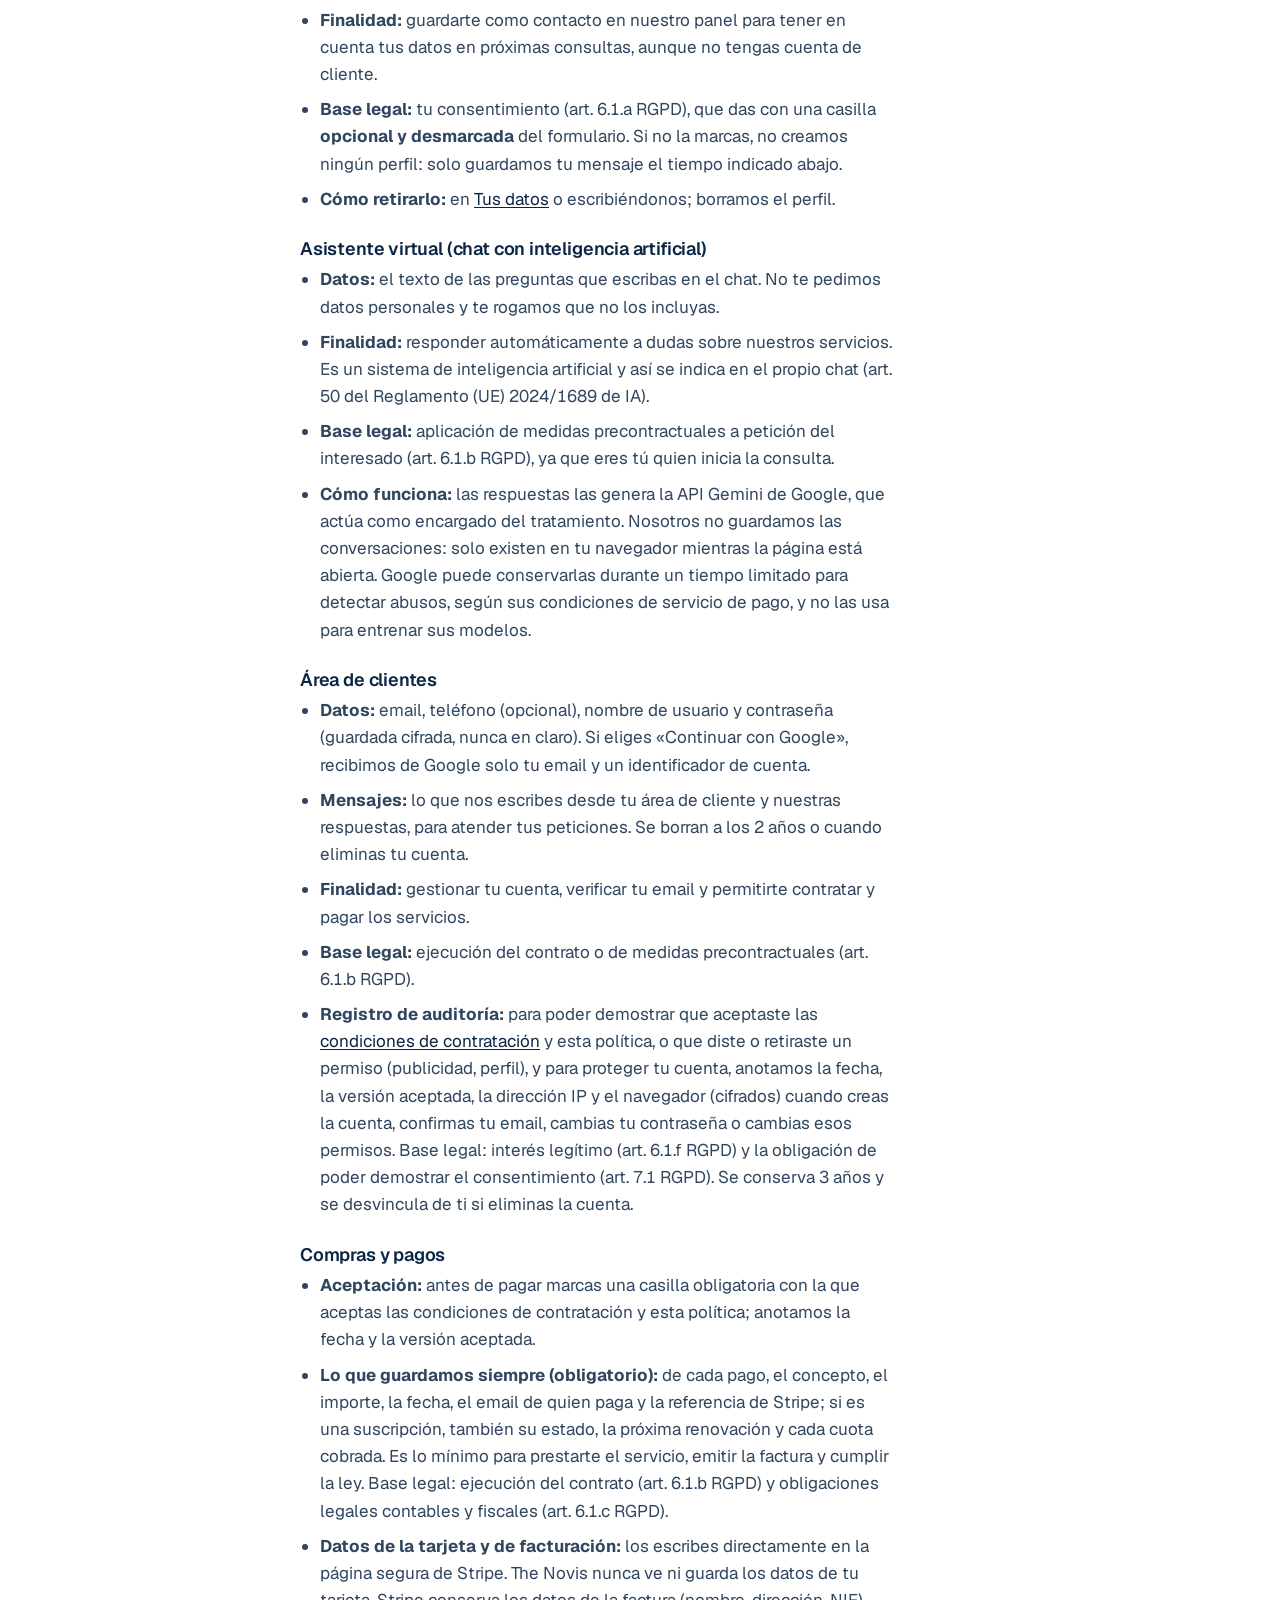
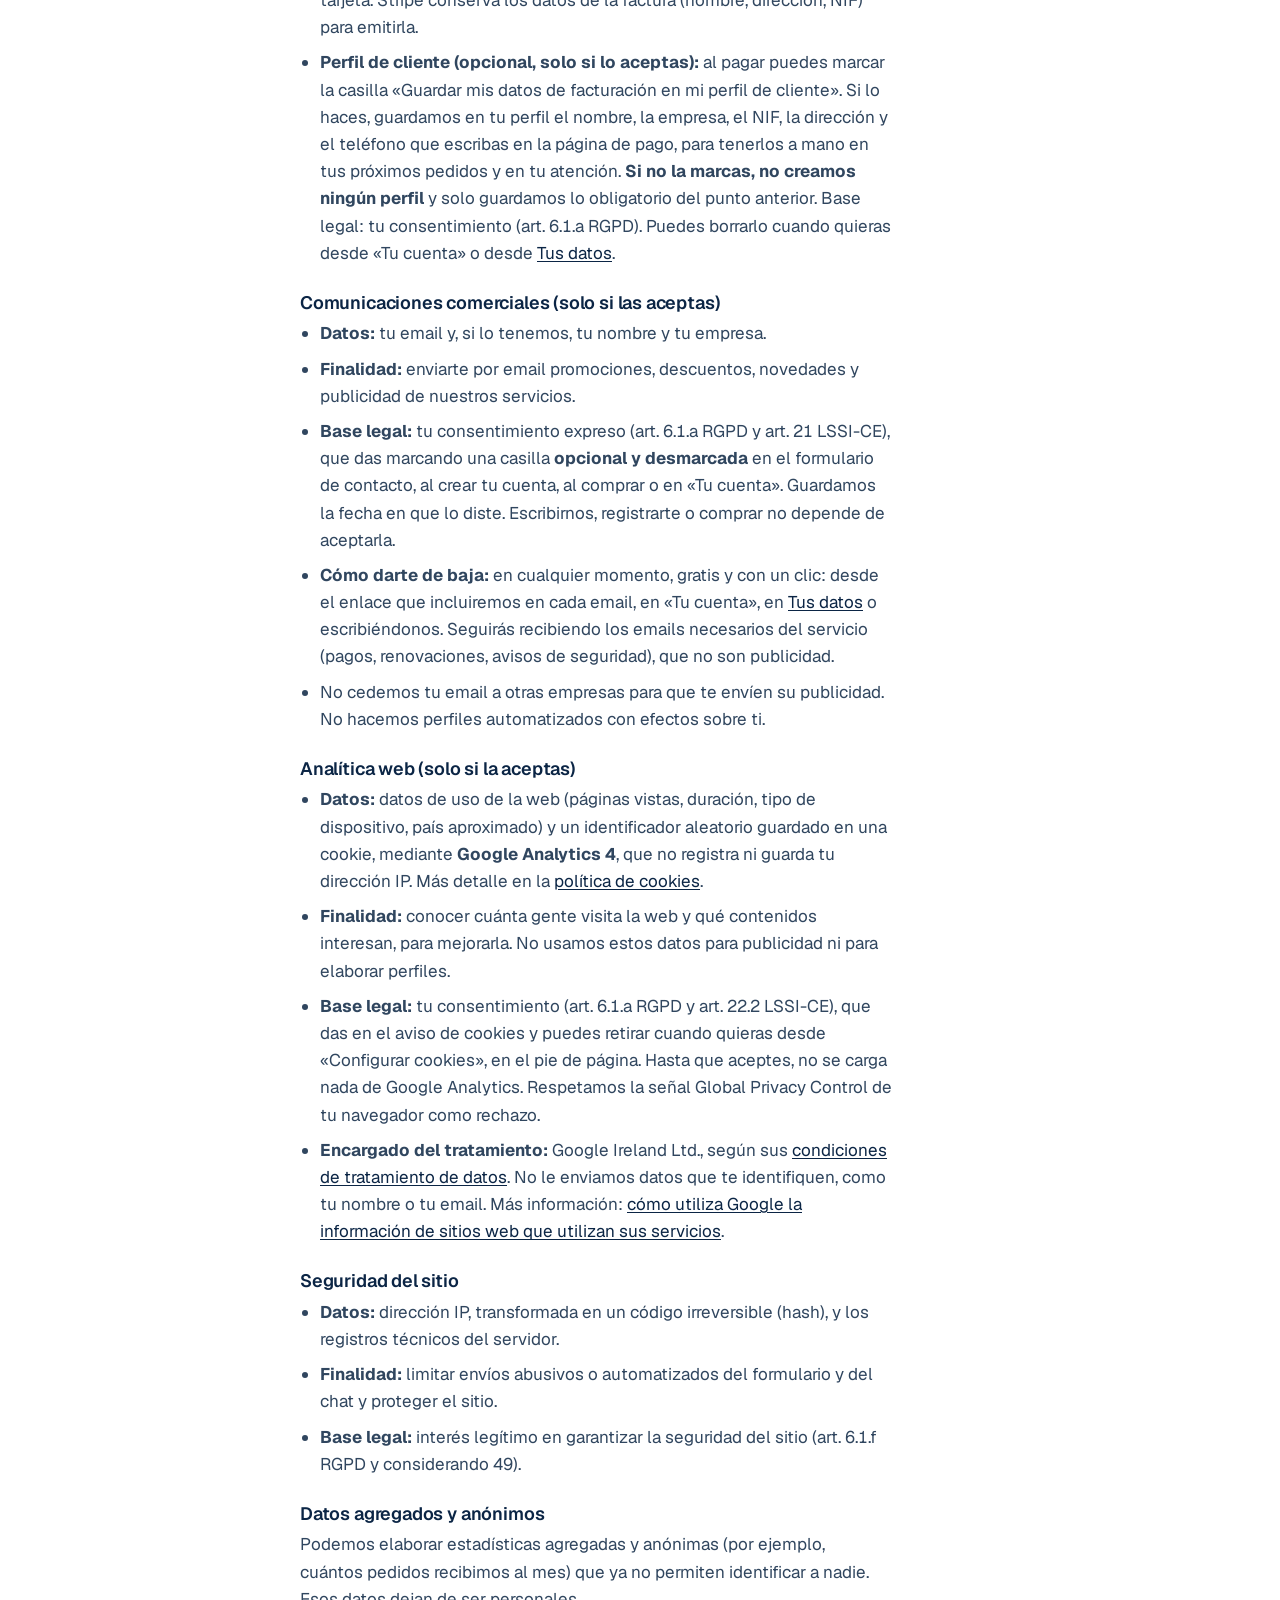
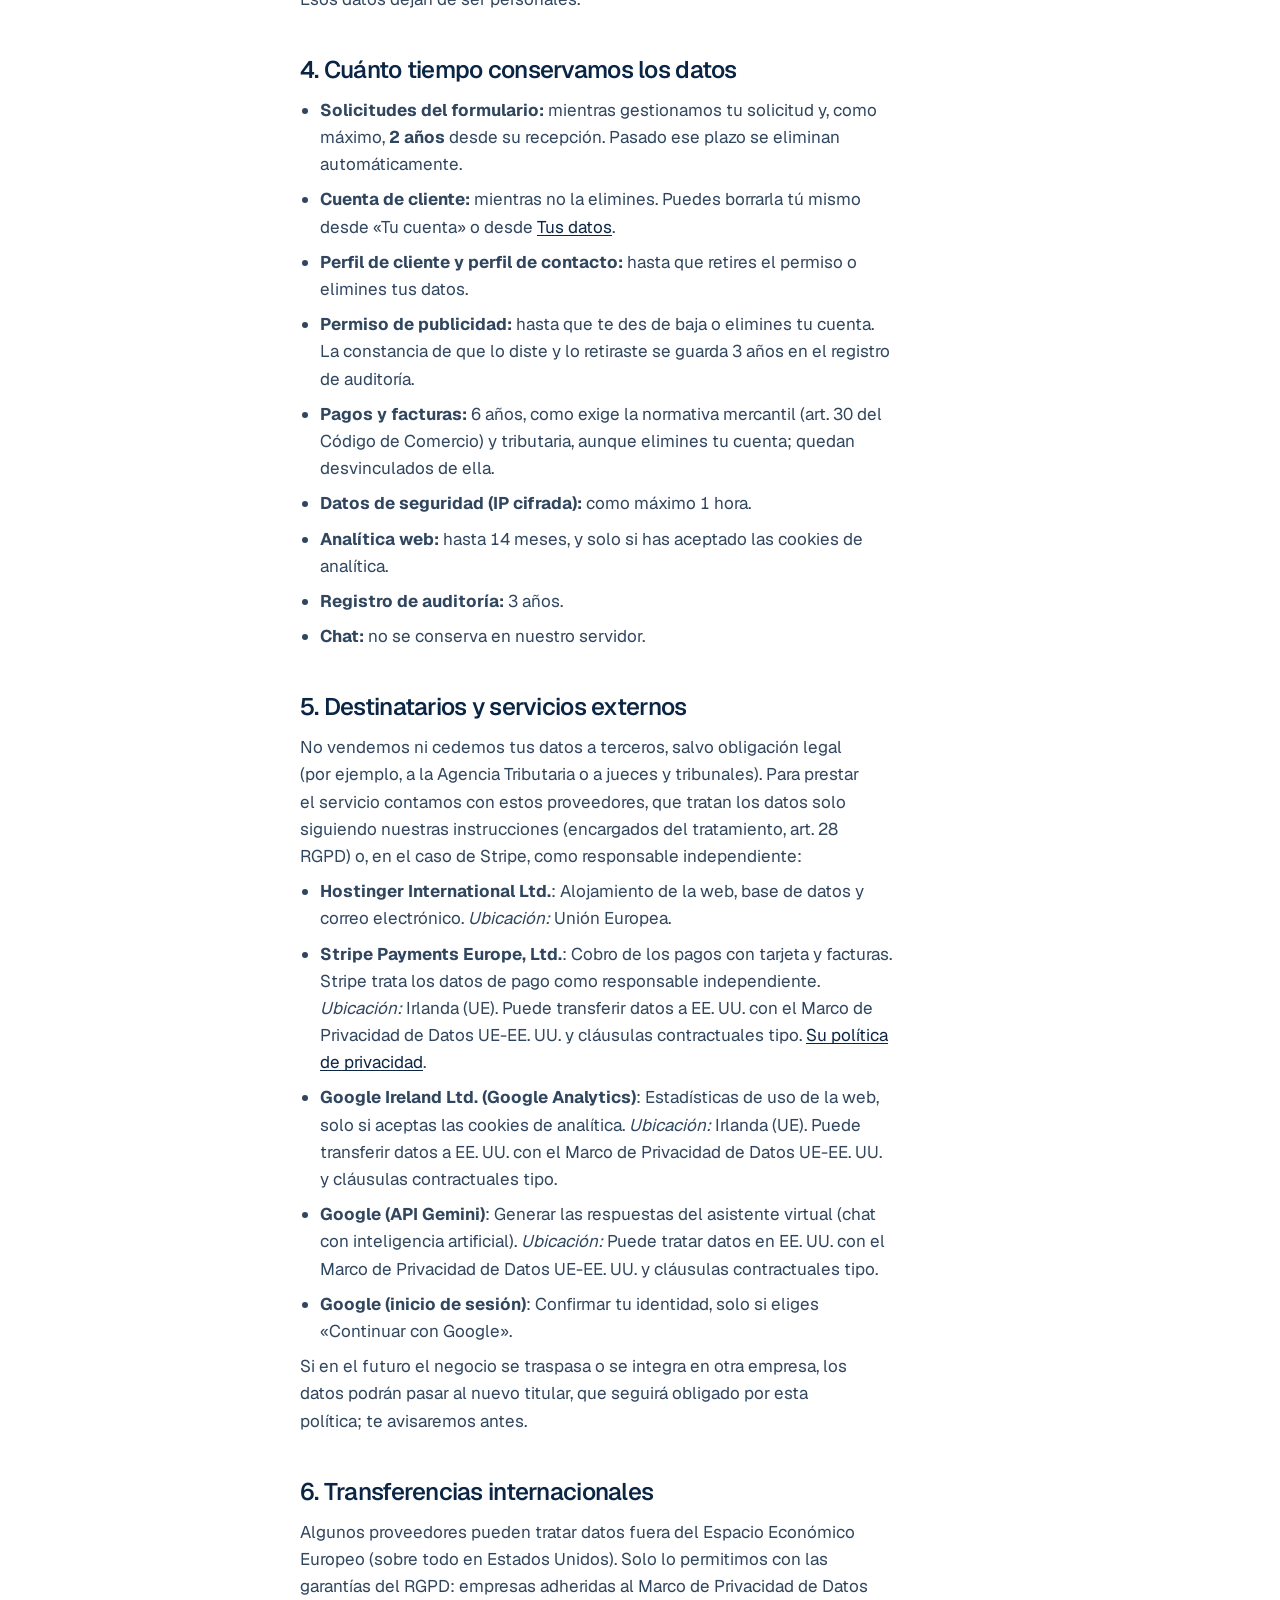
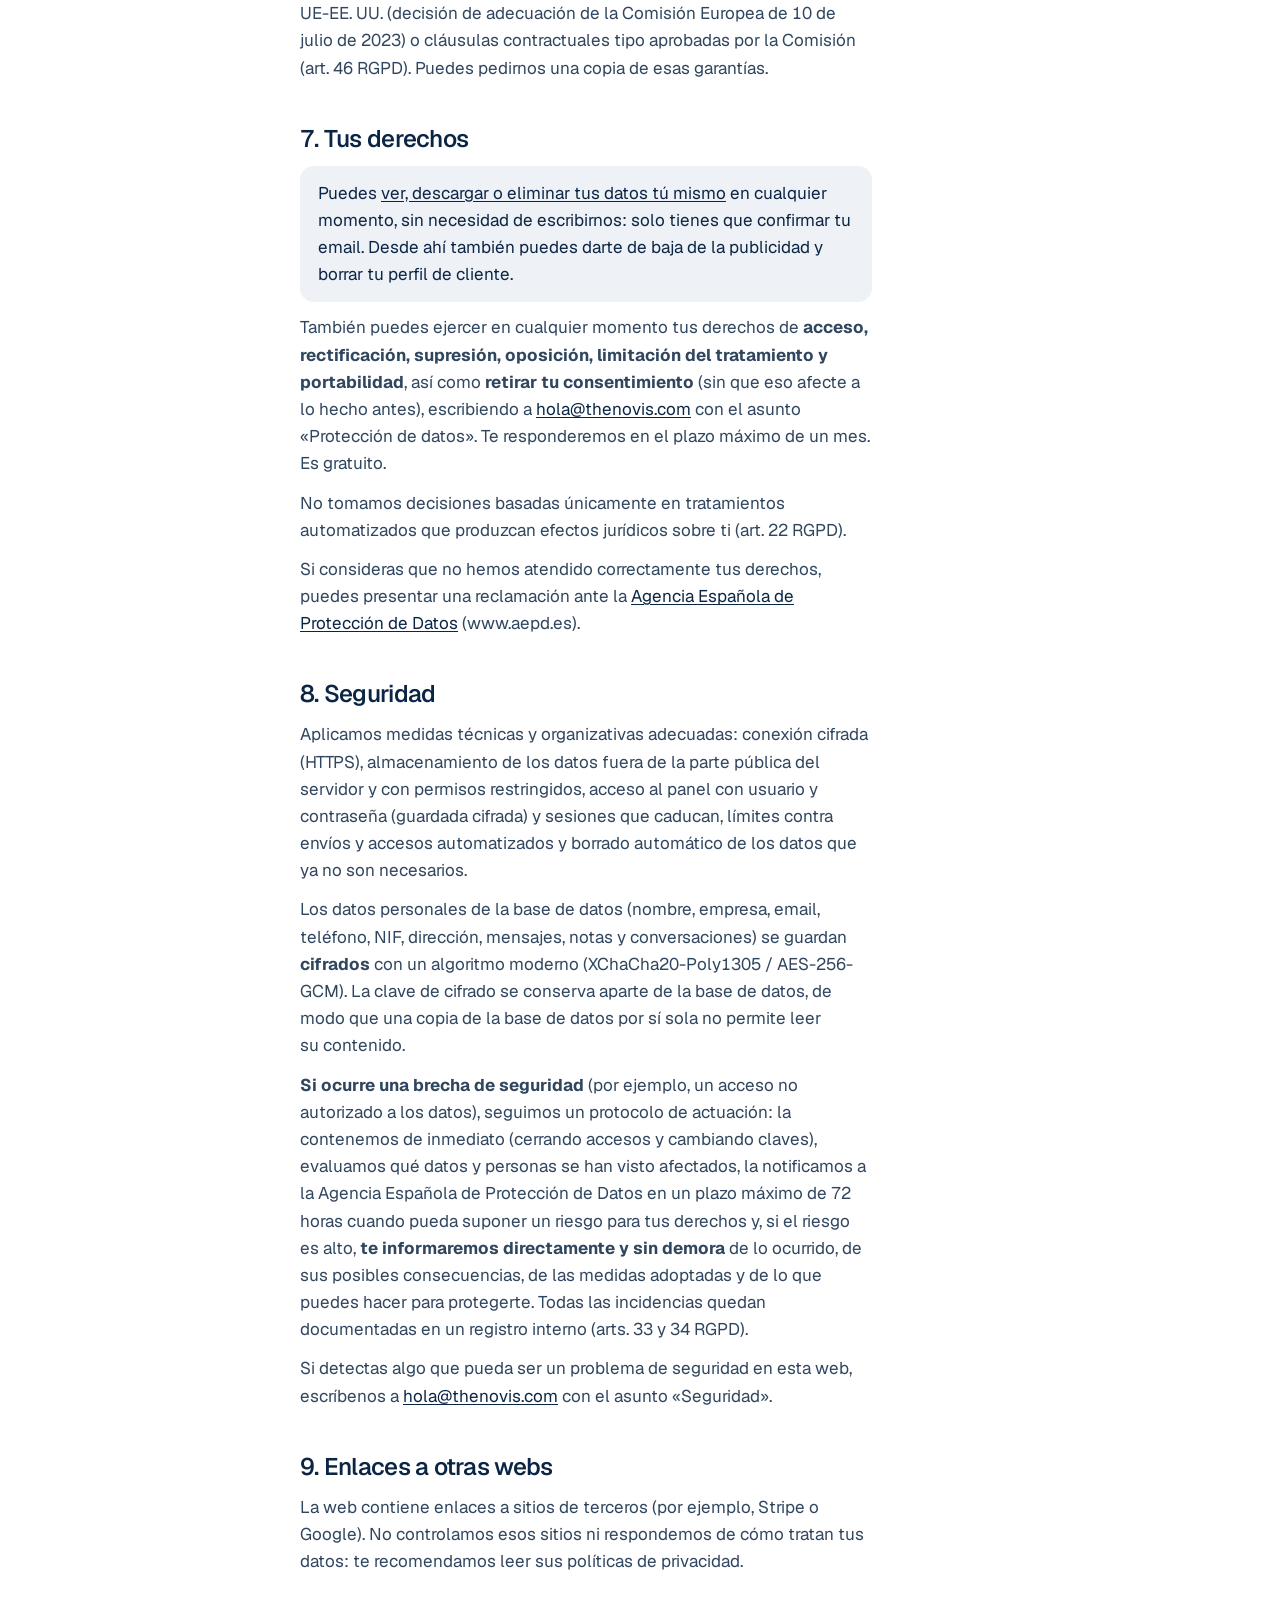
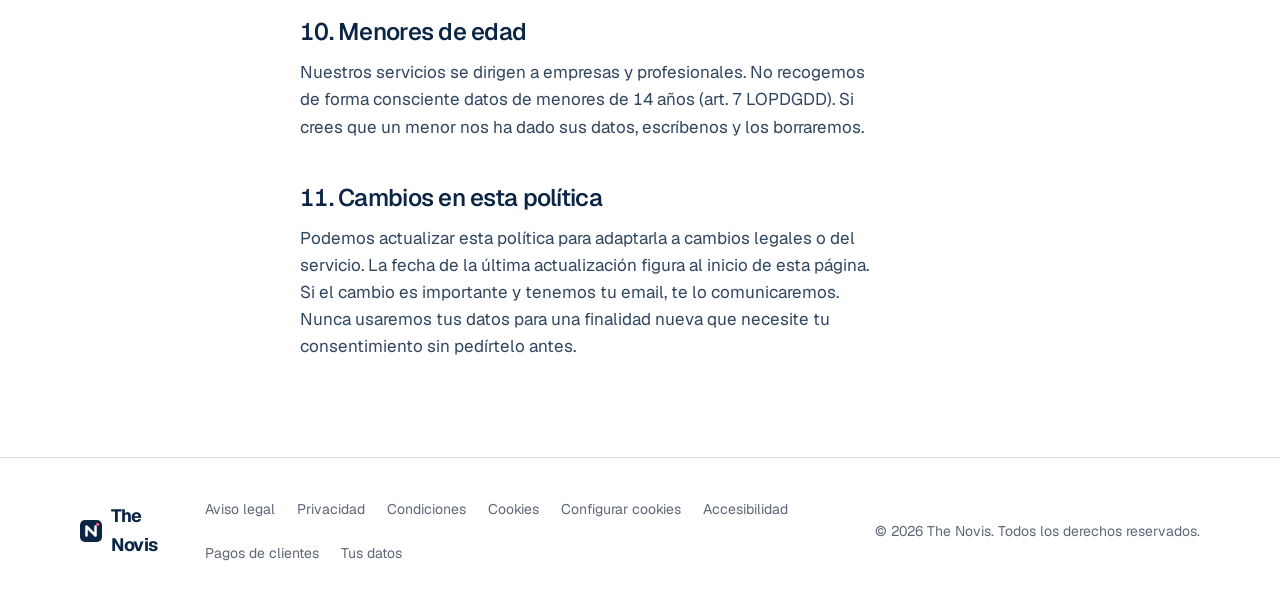
<file: privacidad.html>
<!doctype html>
<html lang="es">
<head>
  <meta charset="utf-8">
  <meta name="viewport" content="width=device-width, initial-scale=1">
  <title>Política de privacidad — The Novis</title>
  <meta name="description" content="Cómo trata The Novis los datos personales de quienes visitan thenovis.com o contactan con nosotros.">
  <link rel="canonical" href="https://thenovis.com/privacidad.html">
  <link rel="icon" href="/favicon.ico?v=12" sizes="16x16 32x32 48x48" type="image/x-icon">
  <link rel="icon" href="/favicon.png?v=12" sizes="48x48" type="image/png" />
  <link rel="icon" href="/assets/favicon-192.png?v=12" type="image/png" sizes="192x192">
  <link rel="apple-touch-icon" href="assets/apple-touch-icon.png?v=12">
  <meta property="og:image" content="https://thenovis.com/assets/og-image.png?v=10">
  <meta property="og:image:width" content="1200">
  <meta property="og:image:height" content="630">
  <meta property="og:site_name" content="The Novis">
  <meta property="og:locale" content="es_ES">
  <meta name="twitter:card" content="summary_large_image">
  <link rel="preload" href="assets/fonts/geist-latin-wght-normal.woff2" as="font" type="font/woff2" crossorigin>
  <link rel="stylesheet" href="css/styles.css?v=32">
</head>
<body class="legal-page">
  <a href="#contenido" class="skip">Saltar al contenido</a>
  <header class="nav is-scrolled">
    <div class="nav__inner">
      <a href="/" class="logo" aria-label="The Novis, inicio"><span class="logo__mark"></span>The Novis</a>
      <a href="/" class="link-back">Volver a la web</a>
    </div>
  </header>
  <main id="contenido" tabindex="-1" class="legal">
    <!-- Estructura basada en la plantilla «Privacy Policy (GDPR Enhanced)» de General Legal, PC (CC0 1.0),
         adaptada al RGPD, la LOPDGDD y la LSSI-CE. Ver legal/LEEME.md. -->
    <h1>Política de privacidad</h1>
    <p class="legal__date">Última actualización: 25 de octubre de 2026</p>

    <section>
      <h2>1. Responsable del tratamiento</h2>
      <dl class="legal__data">
        <dt>Responsable</dt><dd><!--d:titular--><mark class="pend">[PENDIENTE]</mark><!--/d--> (<!--d:negocio-->The Novis<!--/d-->)</dd>
        <dt>NIF</dt><dd><!--d:nif--><mark class="pend">[PENDIENTE]</mark><!--/d--></dd>
        <dt>Domicilio</dt><dd><!--d:domicilio--><mark class="pend">[PENDIENTE]</mark><!--/d--></dd>
        <dt>Contacto</dt><dd><a href="mailto:hola@thenovis.com">hola@thenovis.com</a></dd><!--d:tel-legal--><!--/d--><!--d:dpd-legal--><!--/d-->
      </dl>
      <p>Esta política explica qué datos personales tratamos cuando visitas thenovis.com, nos escribes, usas el área de clientes o nos compras algo, y cumple el Reglamento (UE) 2016/679 (RGPD), la Ley Orgánica 3/2018 de Protección de Datos Personales y garantía de los derechos digitales (LOPDGDD) y la Ley 34/2002 de servicios de la sociedad de la información y de comercio electrónico (LSSI-CE).</p>
    </section>

    <section>
      <h2>2. De dónde obtenemos tus datos</h2>
      <ul>
        <li><strong>De ti:</strong> lo que escribes en el formulario, en el chat, al crear tu cuenta, en tus mensajes y al pagar.</li>
        <li><strong>De Google:</strong> solo tu email y un identificador, si eliges «Continuar con Google».</li>
        <li><strong>De Stripe:</strong> el resultado del pago y, solo si nos das permiso para guardar tu perfil de cliente, los datos de facturación que escribes en su página de pago.</li>
        <li><strong>De forma automática:</strong> datos técnicos de tu conexión para proteger la web y, solo si aceptas las cookies de analítica, datos de uso de la web.</li>
      </ul>
      <p>Los datos marcados como obligatorios son necesarios para atenderte o prestarte el servicio; si no los das, no podremos hacerlo. Los opcionales los das solo si quieres.</p>
    </section>

    <section>
      <h2>3. Qué datos tratamos, para qué y con qué base legal</h2>
      <h3>Formulario de contacto</h3>
      <ul>
        <li><strong>Datos:</strong> nombre, empresa (opcional), email, plan de interés y el mensaje que escribas.</li>
        <li><strong>Finalidad:</strong> enviarte un email automático confirmando que hemos recibido tu solicitud, responderte, enviarte un presupuesto y hacer su seguimiento.</li>
        <li><strong>Base legal:</strong> tu consentimiento, que das al marcar la casilla obligatoria del formulario (art. 6.1.a RGPD) y que puedes retirar en cualquier momento. Si llegas a contratar, la base pasa a ser la ejecución del contrato (art. 6.1.b RGPD).</li>
      </ul>

      <h3 id="perfil-contacto">Perfil de contacto (opcional, solo si lo aceptas)</h3>
      <ul>
        <li><strong>Datos:</strong> tu nombre, tu empresa y tu email.</li>
        <li><strong>Finalidad:</strong> guardarte como contacto en nuestro panel para tener en cuenta tus datos en próximas consultas, aunque no tengas cuenta de cliente.</li>
        <li><strong>Base legal:</strong> tu consentimiento (art. 6.1.a RGPD), que das con una casilla <strong>opcional y desmarcada</strong> del formulario. Si no la marcas, no creamos ningún perfil: solo guardamos tu mensaje el tiempo indicado abajo.</li>
        <li><strong>Cómo retirarlo:</strong> en <a href="datos/">Tus datos</a> o escribiéndonos; borramos el perfil.</li>
      </ul>

      <h3 id="chat">Asistente virtual (chat con inteligencia artificial)</h3>
      <ul>
        <li><strong>Datos:</strong> el texto de las preguntas que escribas en el chat. No te pedimos datos personales y te rogamos que no los incluyas.</li>
        <li><strong>Finalidad:</strong> responder automáticamente a dudas sobre nuestros servicios. Es un sistema de inteligencia artificial y así se indica en el propio chat (art. 50 del Reglamento (UE) 2024/1689 de IA).</li>
        <li><strong>Base legal:</strong> aplicación de medidas precontractuales a petición del interesado (art. 6.1.b RGPD), ya que eres tú quien inicia la consulta.</li>
        <li><strong>Cómo funciona:</strong> las respuestas las genera la API Gemini de Google, que actúa como encargado del tratamiento. Nosotros no guardamos las conversaciones: solo existen en tu navegador mientras la página está abierta. Google puede conservarlas durante un tiempo limitado para detectar abusos, según sus condiciones de servicio de pago, y no las usa para entrenar sus modelos.</li>
      </ul>

      <h3 id="cuentas">Área de clientes</h3>
      <ul>
        <li><strong>Datos:</strong> email, teléfono (opcional), nombre de usuario y contraseña (guardada cifrada, nunca en claro). Si eliges «Continuar con Google», recibimos de Google solo tu email y un identificador de cuenta.</li>
        <li><strong>Mensajes:</strong> lo que nos escribes desde tu área de cliente y nuestras respuestas, para atender tus peticiones. Se borran a los 2 años o cuando eliminas tu cuenta.</li>
        <li><strong>Finalidad:</strong> gestionar tu cuenta, verificar tu email y permitirte contratar y pagar los servicios.</li>
        <li><strong>Base legal:</strong> ejecución del contrato o de medidas precontractuales (art. 6.1.b RGPD).</li>
        <li><strong>Registro de auditoría:</strong> para poder demostrar que aceptaste las <a href="condiciones.html">condiciones de contratación</a> y esta política, o que diste o retiraste un permiso (publicidad, perfil), y para proteger tu cuenta, anotamos la fecha, la versión aceptada, la dirección IP y el navegador (cifrados) cuando creas la cuenta, confirmas tu email, cambias tu contraseña o cambias esos permisos. Base legal: interés legítimo (art. 6.1.f RGPD) y la obligación de poder demostrar el consentimiento (art. 7.1 RGPD). Se conserva 3 años y se desvincula de ti si eliminas la cuenta.</li>
      </ul>

      <h3 id="compras">Compras y pagos</h3>
      <ul>
        <li><strong>Aceptación:</strong> antes de pagar marcas una casilla obligatoria con la que aceptas las condiciones de contratación y esta política; anotamos la fecha y la versión aceptada.</li>
        <li><strong>Lo que guardamos siempre (obligatorio):</strong> de cada pago, el concepto, el importe, la fecha, el email de quien paga y la referencia de Stripe; si es una suscripción, también su estado, la próxima renovación y cada cuota cobrada. Es lo mínimo para prestarte el servicio, emitir la factura y cumplir la ley. Base legal: ejecución del contrato (art. 6.1.b RGPD) y obligaciones legales contables y fiscales (art. 6.1.c RGPD).</li>
        <li><strong>Datos de la tarjeta y de facturación:</strong> los escribes directamente en la página segura de Stripe. The Novis nunca ve ni guarda los datos de tu tarjeta. Stripe conserva los datos de la factura (nombre, dirección, NIF) para emitirla.</li>
        <li><strong>Perfil de cliente (opcional, solo si lo aceptas):</strong> al pagar puedes marcar la casilla «Guardar mis datos de facturación en mi perfil de cliente». Si lo haces, guardamos en tu perfil el nombre, la empresa, el NIF, la dirección y el teléfono que escribas en la página de pago, para tenerlos a mano en tus próximos pedidos y en tu atención. <strong>Si no la marcas, no creamos ningún perfil</strong> y solo guardamos lo obligatorio del punto anterior. Base legal: tu consentimiento (art. 6.1.a RGPD). Puedes borrarlo cuando quieras desde «Tu cuenta» o desde <a href="datos/">Tus datos</a>.</li>
      </ul>

      <h3 id="publicidad">Comunicaciones comerciales (solo si las aceptas)</h3>
      <ul>
        <li><strong>Datos:</strong> tu email y, si lo tenemos, tu nombre y tu empresa.</li>
        <li><strong>Finalidad:</strong> enviarte por email promociones, descuentos, novedades y publicidad de nuestros servicios.</li>
        <li><strong>Base legal:</strong> tu consentimiento expreso (art. 6.1.a RGPD y art. 21 LSSI-CE), que das marcando una casilla <strong>opcional y desmarcada</strong> en el formulario de contacto, al crear tu cuenta, al comprar o en «Tu cuenta». Guardamos la fecha en que lo diste. Escribirnos, registrarte o comprar no depende de aceptarla.</li>
        <li><strong>Cómo darte de baja:</strong> en cualquier momento, gratis y con un clic: desde el enlace que incluiremos en cada email, en «Tu cuenta», en <a href="datos/">Tus datos</a> o escribiéndonos. Seguirás recibiendo los emails necesarios del servicio (pagos, renovaciones, avisos de seguridad), que no son publicidad.</li>
        <li>No cedemos tu email a otras empresas para que te envíen su publicidad. No hacemos perfiles automatizados con efectos sobre ti.</li>
      </ul>

      <h3 id="analitica">Analítica web (solo si la aceptas)</h3>
      <ul>
        <li><strong>Datos:</strong> datos de uso de la web (páginas vistas, duración, tipo de dispositivo, país aproximado) y un identificador aleatorio guardado en una cookie, mediante <strong>Google Analytics 4</strong>, que no registra ni guarda tu dirección IP. Más detalle en la <a href="cookies.html">política de cookies</a>.</li>
        <li><strong>Finalidad:</strong> conocer cuánta gente visita la web y qué contenidos interesan, para mejorarla. No usamos estos datos para publicidad ni para elaborar perfiles.</li>
        <li><strong>Base legal:</strong> tu consentimiento (art. 6.1.a RGPD y art. 22.2 LSSI-CE), que das en el aviso de cookies y puedes retirar cuando quieras desde «Configurar cookies», en el pie de página. Hasta que aceptes, no se carga nada de Google Analytics. Respetamos la señal Global Privacy Control de tu navegador como rechazo.</li>
        <li><strong>Encargado del tratamiento:</strong> Google Ireland Ltd., según sus <a href="https://business.safety.google/adsprocessorterms/" target="_blank" rel="noopener">condiciones de tratamiento de datos</a>. No le enviamos datos que te identifiquen, como tu nombre o tu email. Más información: <a href="https://policies.google.com/technologies/partner-sites?hl=es" target="_blank" rel="noopener">cómo utiliza Google la información de sitios web que utilizan sus servicios</a>.</li>
      </ul>

      <h3>Seguridad del sitio</h3>
      <ul>
        <li><strong>Datos:</strong> dirección IP, transformada en un código irreversible (hash), y los registros técnicos del servidor.</li>
        <li><strong>Finalidad:</strong> limitar envíos abusivos o automatizados del formulario y del chat y proteger el sitio.</li>
        <li><strong>Base legal:</strong> interés legítimo en garantizar la seguridad del sitio (art. 6.1.f RGPD y considerando 49).</li>
      </ul>

      <h3>Datos agregados y anónimos</h3>
      <p>Podemos elaborar estadísticas agregadas y anónimas (por ejemplo, cuántos pedidos recibimos al mes) que ya no permiten identificar a nadie. Esos datos dejan de ser personales.</p>
    </section>

    <section>
      <h2>4. Cuánto tiempo conservamos los datos</h2>
      <ul>
        <li><strong>Solicitudes del formulario:</strong> mientras gestionamos tu solicitud y, como máximo, <strong>2 años</strong> desde su recepción. Pasado ese plazo se eliminan automáticamente.</li>
        <li><strong>Cuenta de cliente:</strong> mientras no la elimines. Puedes borrarla tú mismo desde «Tu cuenta» o desde <a href="datos/">Tus datos</a>.</li>
        <li><strong>Perfil de cliente y perfil de contacto:</strong> hasta que retires el permiso o elimines tus datos.</li>
        <li><strong>Permiso de publicidad:</strong> hasta que te des de baja o elimines tu cuenta. La constancia de que lo diste y lo retiraste se guarda 3 años en el registro de auditoría.</li>
        <li><strong>Pagos y facturas:</strong> 6 años, como exige la normativa mercantil (art. 30 del Código de Comercio) y tributaria, aunque elimines tu cuenta; quedan desvinculados de ella.</li>
        <li><strong>Datos de seguridad (IP cifrada):</strong> como máximo 1 hora.</li>
        <li><strong>Analítica web:</strong> hasta 14 meses, y solo si has aceptado las cookies de analítica.</li>
        <li><strong>Registro de auditoría:</strong> 3 años.</li>
        <li><strong>Chat:</strong> no se conserva en nuestro servidor.</li>
      </ul>
    </section>

    <section id="destinatarios">
      <h2>5. Destinatarios y servicios externos</h2>
      <p>No vendemos ni cedemos tus datos a terceros, salvo obligación legal (por ejemplo, a la Agencia Tributaria o a jueces y tribunales). Para prestar el servicio contamos con estos proveedores, que tratan los datos solo siguiendo nuestras instrucciones (encargados del tratamiento, art. 28 RGPD) o, en el caso de Stripe, como responsable independiente:</p>
      <!--d:proveedores--><ul>
        <li><strong>Hostinger International Ltd.</strong>: Alojamiento de la web, base de datos y correo electrónico. <em>Ubicación:</em> Unión Europea.</li>
        <li><strong>Stripe Payments Europe, Ltd.</strong>: Cobro de los pagos con tarjeta y facturas. Stripe trata los datos de pago como responsable independiente. <em>Ubicación:</em> Irlanda (UE). Puede transferir datos a EE. UU. con el Marco de Privacidad de Datos UE-EE. UU. y cláusulas contractuales tipo. <a href="https://stripe.com/es/privacy" target="_blank" rel="noopener">Su política de privacidad</a>.</li>
        <li><strong>Google Ireland Ltd. (Google Analytics)</strong>: Estadísticas de uso de la web, solo si aceptas las cookies de analítica. <em>Ubicación:</em> Irlanda (UE). Puede transferir datos a EE. UU. con el Marco de Privacidad de Datos UE-EE. UU. y cláusulas contractuales tipo.</li>
        <li><strong>Google (API Gemini)</strong>: Generar las respuestas del asistente virtual (chat con inteligencia artificial). <em>Ubicación:</em> Puede tratar datos en EE. UU. con el Marco de Privacidad de Datos UE-EE. UU. y cláusulas contractuales tipo.</li>
        <li><strong>Google (inicio de sesión)</strong>: Confirmar tu identidad, solo si eliges «Continuar con Google».</li>
      </ul><!--/d-->
      <p>Si en el futuro el negocio se traspasa o se integra en otra empresa, los datos podrán pasar al nuevo titular, que seguirá obligado por esta política; te avisaremos antes.</p>
    </section>

    <section>
      <h2>6. Transferencias internacionales</h2>
      <p>Algunos proveedores pueden tratar datos fuera del Espacio Económico Europeo (sobre todo en Estados Unidos). Solo lo permitimos con las garantías del RGPD: empresas adheridas al Marco de Privacidad de Datos UE-EE. UU. (decisión de adecuación de la Comisión Europea de 10 de julio de 2023) o cláusulas contractuales tipo aprobadas por la Comisión (art. 46 RGPD). Puedes pedirnos una copia de esas garantías.</p>
    </section>

    <section>
      <h2>7. Tus derechos</h2>
      <p class="legal__cta">Puedes <a href="datos/">ver, descargar o eliminar tus datos tú mismo</a> en cualquier momento, sin necesidad de escribirnos: solo tienes que confirmar tu email. Desde ahí también puedes darte de baja de la publicidad y borrar tu perfil de cliente.</p>
      <p>También puedes ejercer en cualquier momento tus derechos de <strong>acceso, rectificación, supresión, oposición, limitación del tratamiento y portabilidad</strong>, así como <strong>retirar tu consentimiento</strong> (sin que eso afecte a lo hecho antes), escribiendo a <a href="mailto:hola@thenovis.com">hola@thenovis.com</a> con el asunto «Protección de datos». Te responderemos en el plazo máximo de un mes. Es gratuito.</p>
      <p>No tomamos decisiones basadas únicamente en tratamientos automatizados que produzcan efectos jurídicos sobre ti (art. 22 RGPD).</p>
      <p>Si consideras que no hemos atendido correctamente tus derechos, puedes presentar una reclamación ante la <a href="https://www.aepd.es" rel="noopener">Agencia Española de Protección de Datos</a> (www.aepd.es).</p>
    </section>

    <section id="seguridad">
      <h2>8. Seguridad</h2>
      <p>Aplicamos medidas técnicas y organizativas adecuadas: conexión cifrada (HTTPS), almacenamiento de los datos fuera de la parte pública del servidor y con permisos restringidos, acceso al panel con usuario y contraseña (guardada cifrada) y sesiones que caducan, límites contra envíos y accesos automatizados y borrado automático de los datos que ya no son necesarios.</p>
      <p>Los datos personales de la base de datos (nombre, empresa, email, teléfono, NIF, dirección, mensajes, notas y conversaciones) se guardan <strong>cifrados</strong> con un algoritmo moderno (XChaCha20-Poly1305 / AES-256-GCM). La clave de cifrado se conserva aparte de la base de datos, de modo que una copia de la base de datos por sí sola no permite leer su contenido.</p>
      <p><strong>Si ocurre una brecha de seguridad</strong> (por ejemplo, un acceso no autorizado a los datos), seguimos un protocolo de actuación: la contenemos de inmediato (cerrando accesos y cambiando claves), evaluamos qué datos y personas se han visto afectados, la notificamos a la Agencia Española de Protección de Datos en un plazo máximo de 72 horas cuando pueda suponer un riesgo para tus derechos y, si el riesgo es alto, <strong>te informaremos directamente y sin demora</strong> de lo ocurrido, de sus posibles consecuencias, de las medidas adoptadas y de lo que puedes hacer para protegerte. Todas las incidencias quedan documentadas en un registro interno (arts. 33 y 34 RGPD).</p>
      <p>Si detectas algo que pueda ser un problema de seguridad en esta web, escríbenos a <a href="mailto:hola@thenovis.com?subject=Seguridad">hola@thenovis.com</a> con el asunto «Seguridad».</p>
    </section>

    <section>
      <h2>9. Enlaces a otras webs</h2>
      <p>La web contiene enlaces a sitios de terceros (por ejemplo, Stripe o Google). No controlamos esos sitios ni respondemos de cómo tratan tus datos: te recomendamos leer sus políticas de privacidad.</p>
    </section>

    <section>
      <h2>10. Menores de edad</h2>
      <p>Nuestros servicios se dirigen a empresas y profesionales. No recogemos de forma consciente datos de menores de 14 años (art. 7 LOPDGDD). Si crees que un menor nos ha dado sus datos, escríbenos y los borraremos.</p>
    </section>

    <section>
      <h2>11. Cambios en esta política</h2>
      <p>Podemos actualizar esta política para adaptarla a cambios legales o del servicio. La fecha de la última actualización figura al inicio de esta página. Si el cambio es importante y tenemos tu email, te lo comunicaremos. Nunca usaremos tus datos para una finalidad nueva que necesite tu consentimiento sin pedírtelo antes.</p>
    </section>

  </main>
  <footer class="footer">
    <div class="footer__inner">
      <a href="/" class="logo"><span class="logo__mark"></span>The Novis</a>
      <nav aria-label="Información legal">
        <a href="aviso-legal.html">Aviso legal</a>
        <a href="privacidad.html">Privacidad</a>
        <a href="condiciones.html">Condiciones</a>
        <a href="cookies.html">Cookies</a>
        <button type="button" class="foot-link" data-cookies>Configurar cookies</button>
        <a href="accesibilidad.html">Accesibilidad</a>
        <a href="pagos/">Pagos de clientes</a>
        <a href="datos/">Tus datos</a>
      </nav>
      <p>© 2026 The Novis. Todos los derechos reservados.</p>
    </div>
  </footer>
  <script src="/js/consent.js?v=5" defer></script>
</body>
</html>
</file>
<file: css/styles.css>
/* ==========================================================
   The Novis — hoja de estilos
   ========================================================== */

/* Tipografía alojada en la propia web (sin enviar datos a terceros) */
@font-face {
  font-family: "Geist"; font-style: normal; font-display: swap; font-weight: 100 900;
  src: url("../assets/fonts/geist-latin-ext-wght-normal.woff2") format("woff2");
  unicode-range: U+0100-02BA, U+02BD-02C5, U+02C7-02CC, U+02CE-02D7, U+02DD-02FF, U+0304, U+0308, U+0329, U+1D00-1DBF, U+1E00-1E9F, U+1EF2-1EFF, U+2020, U+20A0-20AB, U+20AD-20C0, U+2113, U+2C60-2C7F, U+A720-A7FF;
}
@font-face {
  font-family: "Geist"; font-style: normal; font-display: swap; font-weight: 100 900;
  src: url("../assets/fonts/geist-latin-wght-normal.woff2") format("woff2");
  unicode-range: U+0000-00FF, U+0131, U+0152-0153, U+02BB-02BC, U+02C6, U+02DA, U+02DC, U+0304, U+0308, U+0329, U+2000-206F, U+20AC, U+2122, U+2191, U+2193, U+2212, U+2215, U+FEFF, U+FFFD;
}
/* Geist Mono: solo para datos y etiquetas (números, dominios, tipos de plan) */
@font-face {
  font-family: "Geist Mono"; font-style: normal; font-display: swap; font-weight: 100 900;
  src: url("../assets/fonts/geist-mono-latin-ext-wght-normal.woff2") format("woff2");
  unicode-range: U+0100-02BA, U+02BD-02C5, U+02C7-02CC, U+02CE-02D7, U+02DD-02FF, U+0304, U+0308, U+0329, U+1D00-1DBF, U+1E00-1E9F, U+1EF2-1EFF, U+2020, U+20A0-20AB, U+20AD-20C0, U+2113, U+2C60-2C7F, U+A720-A7FF;
}
@font-face {
  font-family: "Geist Mono"; font-style: normal; font-display: swap; font-weight: 100 900;
  src: url("../assets/fonts/geist-mono-latin-wght-normal.woff2") format("woff2");
  unicode-range: U+0000-00FF, U+0131, U+0152-0153, U+02BB-02BC, U+02C6, U+02DA, U+02DC, U+0304, U+0308, U+0329, U+2000-206F, U+20AC, U+2122, U+2191, U+2193, U+2212, U+2215, U+FEFF, U+FFFD;
}

:root {
  /* Paleta: seis colores, sacados del logo */
  --paper: #ffffff;        /* Papel: fondo */
  --mist: #eef1f5;         /* Niebla: superficies alternas */
  --line: #d9dee6;         /* Hilo: la única línea de estructura */
  --muted: #5e6677;        /* Pizarra: texto secundario */
  --ink: #0b2545;          /* Atlántico: marca, títulos y acciones */
  --coral: #ff5e82;        /* Coral: el punto del logo, solo como señal */

  /* Derivados del Atlántico (no son colores nuevos) */
  --ink-2: #13315c;        /* hover de acciones */
  --text: var(--ink);
  --body: #30465f;         /* Atlántico al 85 % sobre papel */
  --edge: rgba(11,37,69,.28);
  --blue: var(--ink);      /* alias para las páginas que aún lo usan */
  --blue-hover: var(--ink-2);

  /* Tipografía: dos familias */
  --sans: "Geist", -apple-system, BlinkMacSystemFont, "Helvetica Neue", Arial, sans-serif;
  --mono: "Geist Mono", ui-monospace, "SF Mono", Menlo, monospace;
  --fs-display: clamp(44px, 6.4vw, 84px);
  --fs-h2: clamp(32px, 4vw, 48px);
  --fs-h3: clamp(22px, 2vw, 26px);
  --fs-lead: 19px;
  --fs-sm: 15px;
  --fs-xs: 13px;
  --measure: 54ch;         /* con Geist, unos 75 caracteres por línea como máximo */

  /* Radios: pequeños y constantes */
  --r-sm: 8px;
  --r-md: 12px;
  --r-lg: 16px;
  --max: 1200px;
  --gutter: clamp(20px, 4vw, 40px);
  --ease: cubic-bezier(.22, .61, .36, 1);
  --ease-out: cubic-bezier(.22, 1, .36, 1);   /* aperturas y entradas cortas */
  --t-hover: 180ms;
  --t-ui: 240ms;
}

*, *::before, *::after { box-sizing: border-box; }
html { scroll-behavior: smooth; scroll-padding-top: 72px; -webkit-text-size-adjust: 100%; }
body {
  margin: 0; background: var(--paper); color: var(--body);
  font-family: var(--sans); font-variant-numeric: tabular-nums;
  font-size: 18px; line-height: 1.6; -webkit-font-smoothing: antialiased; overflow-x: hidden;
}
img, svg { display: block; max-width: 100%; }
a { color: inherit; text-decoration: none; }
h1, h2, h3 { margin: 0; color: var(--text); font-weight: 600; letter-spacing: -0.03em; line-height: 1.08; }
h1, h2 { font-weight: 550; text-wrap: balance; }
p { margin: 0; text-wrap: pretty; }
p, li, dd, summary { max-width: var(--measure); }
ul, ol, dl, dd { margin: 0; padding: 0; }

/* ---------- Botones ---------- */
.btn { white-space: nowrap;
  display: inline-flex; align-items: center; justify-content: center; gap: 8px;
  padding: 14px 24px; border-radius: var(--r-md); border: 0;
  background: var(--blue); color: #fff; font: inherit; font-size: 16px; font-weight: 550;
  cursor: pointer; transition: background .2s;
}
.btn:hover { background: var(--blue-hover); }
.btn--small { padding: 9px 16px; font-size: 15px; border-radius: var(--r-sm); }
.btn--ghost { background: transparent; color: var(--text); box-shadow: inset 0 0 0 1px var(--edge); }
.btn--ghost:hover { background: var(--mist); }
.btn--light { background: #fff; color: var(--ink); }
.btn--light:hover { background: var(--mist); }

/* ---------- Navegación ---------- */
.nav { position: fixed; inset: 0 0 auto 0; z-index: 50; border-bottom: 1px solid transparent; transition: border-color .3s; }
.nav::before {
  content: ""; position: absolute; inset: 0; z-index: -1;
  background: rgba(255,255,255,.82);
  backdrop-filter: saturate(180%) blur(18px); -webkit-backdrop-filter: saturate(180%) blur(18px);
}
.nav.is-scrolled { border-color: var(--line); }
.nav.menu-open::before { background: #fff; }
.nav__inner { max-width: var(--max); margin: 0 auto; padding: 0 var(--gutter); height: 64px; display: flex; align-items: center; justify-content: space-between; }
.logo { display: inline-flex; align-items: center; gap: 9px; font-weight: 700; font-size: 21px; letter-spacing: -0.045em; color: var(--text); }
.logo__mark { width: 26px; height: 26px; flex: none; background: url("../assets/logo-mark.svg?v=10") center / contain no-repeat; }
.nav__links { display: flex; align-items: center; gap: 28px; }
.nav__links a:not(.btn) { font-size: 15px; color: var(--body); transition: color .2s; }
.nav__links a:not(.btn):hover { color: var(--text); }
.nav__toggle { display: none; background: none; border: 0; padding: 10px; cursor: pointer; }
.nav__toggle span { display: block; width: 20px; height: 1.5px; background: var(--text); margin: 5px 0; transition: transform .3s var(--ease); }
.nav__toggle[aria-expanded="true"] span:first-child { transform: translateY(3.25px) rotate(45deg); }
.nav__toggle[aria-expanded="true"] span:last-child { transform: translateY(-3.25px) rotate(-45deg); }

/* ---------- Portada ---------- */
.hero {
  max-width: var(--max); margin: 0 auto; padding: 152px var(--gutter) 64px;
  display: grid; grid-template-columns: minmax(0, 7fr) minmax(0, 5fr); gap: clamp(32px, 6vw, 96px); align-items: center;
}
.hero__title { font-size: var(--fs-display); letter-spacing: -0.05em; line-height: 1; color: var(--ink); text-align: center; }
.hero__sub { font-size: var(--fs-lead); line-height: 1.6; }
.hero__cta { display: flex; gap: 12px; margin-top: 28px; flex-wrap: wrap; }
/* Tres compromisos: filas de una ficha, sin iconos */
.hero__facts { list-style: none; margin-top: 32px; border-top: 1px solid var(--line); font-size: var(--fs-sm); color: var(--muted); }
.hero__facts li { padding: 10px 0; border-bottom: 1px solid var(--line); }

/* Navegador con ejemplos */
/* Navegador: un marco de 1 px; la barra solo enseña el dominio, que es el dato útil */
.browser { border-radius: var(--r-sm); overflow: hidden; background: #fff; box-shadow: 0 0 0 1px rgba(11,37,69,.12); }
.browser__bar { display: flex; align-items: center; padding: 9px 14px; background: var(--mist); border-bottom: 1px solid var(--line); }
.browser__url {
  flex: 1; max-width: 300px; margin: 0 auto; text-align: center; font-family: var(--mono); font-size: 12px; color: var(--muted);
  background: #fff; border-radius: 6px; padding: 3px 12px;
}
.browser__screen { position: relative; aspect-ratio: 16 / 10; container-type: inline-size; overflow: hidden; }
.site { position: absolute; inset: 0; padding: 3.2cqw 4cqw; display: flex; flex-direction: column; }
.s-nav { display: flex; align-items: center; gap: 2.6cqw; font-size: 1.5cqw; }
.s-nav b { margin-right: auto; font-size: 2cqw; }
.s-hero { flex: 1; display: grid; grid-template-columns: 1.15fr 1fr; gap: 4cqw; align-items: center; }
.s-hero h3 { font-size: 4.6cqw; line-height: 1.05; letter-spacing: -0.03em; color: inherit; }
.s-hero p { font-size: 1.6cqw; margin-top: 1.6cqw; line-height: 1.5; }
.s-btn { display: inline-block; margin-top: 2.4cqw; font-size: 1.5cqw; padding: 1.1cqw 2cqw; border-radius: 0.8cqw; font-weight: 600; }

/* Ejemplo: taller de cerámica */
.site--barro { background: #efe6da; color: #3b2a20; font-family: Georgia, "Times New Roman", serif; }
.site--barro .s-nav b { font-style: italic; font-weight: 400; font-size: 2.4cqw; }
.site--barro .s-kicker { font-family: "Geist", sans-serif; font-size: 1.4cqw; color: #6b4b38; margin: 0 0 1.4cqw; }
.site--barro h3 { font-weight: 400; letter-spacing: -0.02em; }
.site--barro .s-btn { background: #3b2a20; color: #efe6da; font-family: "Geist", sans-serif; border-radius: 4cqw; }
.s-pots { position: relative; height: 100%; min-height: 24cqw; }
.s-pots i { position: absolute; bottom: 8%; border-radius: 46% 46% 40% 40% / 30% 30% 70% 70%; }
.s-pots i:nth-child(1) { left: 4%; width: 34%; height: 58%; background: #c47a52; }
.s-pots i:nth-child(2) { left: 32%; width: 40%; height: 78%; background: #d9b99b; border-radius: 40% 40% 46% 46% / 22% 22% 78% 78%; }
.s-pots i:nth-child(3) { right: 0; width: 30%; height: 44%; background: #7d5a44; }

/* Ejemplo: clínica dental */
.site--alameda { background: #fff; color: #0f2a2a; }
.site--alameda .s-nav b { color: #0f766e; }
.site--alameda .s-pill { background: #0f766e; color: #fff; padding: .7cqw 1.6cqw; border-radius: 4cqw; }
.site--alameda h3 { color: #0f2a2a; }
.site--alameda .s-row { display: flex; align-items: center; gap: 2cqw; }
.site--alameda .s-btn { background: #0f766e; color: #fff; }
.site--alameda .s-tel { font-size: 1.5cqw; margin-top: 2.4cqw; color: #0f766e; font-weight: 600; }
.s-card { background: #ecf7f5; border-radius: 2cqw; padding: 3cqw; display: grid; gap: 1.2cqw; font-size: 1.5cqw; }
.s-card b { font-size: 1.7cqw; }
.s-card span { font-size: 2.6cqw; font-weight: 600; color: #0f766e; letter-spacing: -0.02em; }
.s-card i { height: 1.2cqw; border-radius: 1cqw; background: #cfe9e5; }
.s-card i:last-child { width: 60%; }

/* Ejemplo: taberna */
.site--porto { background: #12372a; color: #f1e9d2; }
.site--porto .s-nav b { font-size: 2.2cqw; letter-spacing: .02em; }
.site--porto .s-hero { grid-template-columns: 1fr 1fr; }
.site--porto h3 { font-size: 4.2cqw; font-weight: 500; }
.s-menu { list-style: none; display: grid; gap: 2cqw; font-size: 1.7cqw; }
.s-menu li { display: flex; gap: 1cqw; align-items: baseline; }
.s-menu li span:first-child { flex: 1; display: flex; gap: 1cqw; align-items: baseline; }
.s-menu li span:first-child::after { content: ""; flex: 1; border-bottom: 1px dotted rgba(241,233,210,.4); }
.s-menu li span:last-child { color: #e8c37a; font-weight: 600; }

/* ---------- Secciones ---------- */
.section { padding: clamp(80px, 10vw, 128px) var(--gutter); }
.section--mist { background: var(--mist); }
.section--ink { background: var(--ink); color: #c9d4e5; }
.section__head { max-width: var(--max); margin: 0 auto clamp(40px, 5vw, 64px); }
.section__head h2, .split__aside h2, .contact h2 { font-size: var(--fs-h2); color: var(--ink); }
.section__head p { margin-top: 16px; font-size: var(--fs-lead); }
.section--ink h2 { color: #fff; }

/* Ejemplos: va pegado a la portada */
.work { max-width: var(--max); margin: 0 auto; padding: 0 var(--gutter) clamp(80px, 10vw, 128px); }
.work__head {
  display: flex; align-items: flex-end; justify-content: space-between; gap: 24px 48px; flex-wrap: wrap;
  padding-top: 48px; border-top: 1px solid var(--line); margin-bottom: 28px;
}
.work__head h2 { font-size: var(--fs-h2); color: var(--ink); }
.work__head p { margin-top: 12px; max-width: 52ch; font-size: 17px; }
/* Pestañas sobre una línea base. La raya de la pestaña activa
   es a la vez el indicador de selección y la cuenta atrás del cambio automático. */
.work__tabs { display: inline-flex; gap: 28px; border-bottom: 1px solid var(--line); }
.work__tabs [role="tab"] {
  position: relative;
  font: inherit; font-size: 16px; font-weight: 500; color: var(--muted); background: none; border: 0; cursor: pointer;
  padding: 10px 0 12px; white-space: nowrap; transition: color .2s;
}
.work__tabs [role="tab"]:hover { color: var(--ink); }
.work__tabs [role="tab"][aria-selected="true"] { color: var(--ink); }
.work__tabs [role="tab"]::after {
  content: ""; position: absolute; left: 0; right: 0; bottom: -1px; height: 2px;
  background: var(--ink); transform: scaleX(0); transform-origin: left;
}
.work__tabs [role="tab"][aria-selected="true"]::after { transform: scaleX(1); }
.work__tabs.is-auto [role="tab"][aria-selected="true"]::after { transform: scaleX(0); animation: progreso 5s linear forwards; }
.work__tabs.is-auto.is-paused [role="tab"][aria-selected="true"]::after { animation-play-state: paused; }
@keyframes progreso { to { transform: scaleX(1); } }
.work__controls { display: flex; align-items: center; gap: 8px; }

.work__panel { display: grid; grid-template-columns: minmax(0, 8fr) minmax(0, 4fr); gap: clamp(28px, 4vw, 56px); align-items: center; }
.work__panel[hidden] { display: none; }
/* Animación de entrada de cada ejemplo */
.work__panel:not([hidden]) .stage { animation: entrarFondo .7s var(--ease) both; }
.work__panel:not([hidden]) .browser { animation: entrarWeb .75s .05s var(--ease) both; }
.work__panel:not([hidden]) .phone { animation: entrarMovil .85s .2s var(--ease) both; }
.work__panel:not([hidden]) .work__info > * { animation: entrarTexto .6s var(--ease) both; }
.work__panel:not([hidden]) .work__info > :nth-child(2) { animation-delay: .08s; }
.work__panel:not([hidden]) .work__info > :nth-child(3) { animation-delay: .16s; }
@keyframes entrarFondo { from { opacity: 0; transform: scale(.985); } }
@keyframes entrarWeb { from { opacity: 0; transform: translateY(22px) scale(.97); } }
@keyframes entrarMovil { from { opacity: 0; transform: translateY(32px); } }
@keyframes entrarTexto { from { opacity: 0; transform: translateY(12px); } }
.work__panel:focus-visible { outline: 2px solid var(--ink); outline-offset: 6px; border-radius: var(--r-lg); }


.stage { position: relative; border-radius: var(--r-lg); padding: 5% 9% 7% 5%; }
.stage--barro { background: #e8dccb; }
.stage--alameda { background: #dcefeb; }
.stage--porto { background: #12372a; }
.stage--porto .browser { box-shadow: 0 0 0 1px rgba(241,233,210,.22); }
/* Solo el ejemplo con web real es clicable: el contorno marca toda la zona activa */
.stage--link { display: block; color: inherit; text-decoration: none; cursor: pointer; outline: 2px solid transparent; outline-offset: 4px; transition: outline-color .25s var(--ease); }
.stage--link:hover { outline-color: var(--ink); }
.stage--link::after {
  content: attr(data-live); position: absolute; left: 16px; bottom: 16px; z-index: 3;
  padding: 7px 12px; border-radius: 6px; background: #fff; color: var(--ink); font-size: 14px; font-weight: 600;
  opacity: 0; transform: translateY(4px);
  transition: opacity .25s var(--ease), transform .25s var(--ease);
}
.stage--link:hover::after { opacity: 1; transform: none; }
@media (hover: none) { .stage--link::after { opacity: 1; transform: none; } }
.work__live { display: inline-flex; align-items: center; gap: 6px; margin-top: 24px; padding: 12px 20px; border-radius: var(--r-md); background: var(--ink); color: #fff; font-size: 15px; font-weight: 600; text-decoration: none; transition: background .2s, transform .2s var(--ease); }
.work__live:hover { background: var(--ink-2); }
.work__live:active { transform: scale(.97); }
.work__live svg { width: 16px; height: 16px; fill: none; stroke: currentColor; stroke-width: 2.2; stroke-linecap: round; stroke-linejoin: round; }

.phone {
  position: absolute; right: 3.5%; bottom: -6%; width: 21%; aspect-ratio: 9 / 19;
  border-radius: 24px; padding: 20px 12px 14px; background: #fff;
  box-shadow: 0 0 0 6px #1c2230; display: flex; flex-direction: column; gap: 8px;
  font-size: 11px; color: var(--text); line-height: 1.3;
}
.phone b { font-size: 14px; letter-spacing: -0.02em; }
.phone span { color: var(--muted); }
.phone i { flex: 1; border-radius: 10px; background: #eef1f5; }
.phone em { font-style: normal; text-align: center; padding: 8px 4px; border-radius: 9px; color: #fff; font-weight: 600; }
.phone--barro { font-family: Georgia, serif; background: #f6efe6; }
.phone--barro span { color: #6b5a4c; }
.phone--barro b { font-style: italic; font-weight: 400; font-size: 16px; }
.phone--barro i { background: radial-gradient(circle at 50% 66%, #c47a52 0 26%, transparent 27%), #eadcc9; }
.phone--barro em { background: #3b2a20; font-family: "Geist", sans-serif; }
.phone--alameda i { background: linear-gradient(#ecf7f5 0 0) top / 100% 44% no-repeat, linear-gradient(#cfe9e5 0 0) bottom / 70% 10% no-repeat, #fff; box-shadow: inset 0 0 0 1px #e3efed; }
.phone--alameda em { background: #0f766e; }
.phone--porto { background: #1a4636; color: #f1e9d2; }
.phone--porto span { color: #c9bfa4; }
.phone--porto i { background: repeating-linear-gradient(#1a4636 0 12px, rgba(241,233,210,.2) 12px 13px); }
.phone--porto em { background: #e8c37a; color: #12372a; }

.work__info h3 { font-size: var(--fs-h3); color: var(--ink); }
.work__info p { margin-top: 12px; }
/* Funciones del ejemplo: una ficha técnica, una fila por función */
.work__list { list-style: none; margin-top: 24px; border-top: 1px solid var(--line); font-size: 16px; color: var(--text); }
.work__list li { padding: 11px 0; border-bottom: 1px solid var(--line); }

/* Dos columnas: título a un lado, contenido al otro */
.split { max-width: var(--max); margin: 0 auto; display: grid; grid-template-columns: 4fr 7fr; gap: clamp(32px, 6vw, 96px); align-items: start; }
.split__aside { position: sticky; top: 104px; }
.split__aside p { margin-top: 16px; max-width: 24em; }
.split__aside a { color: var(--blue); text-decoration: underline; text-underline-offset: 3px; }

/* Servicios */
/* Servicios: desplegable. Se abre uno cada vez (atributo name) y funciona sin JavaScript.
   La apertura es rápida y pequeña porque se repite muchas veces: 260 ms al abrir, 180 ms al cerrar. */
.services { border-top: 1px solid var(--line); }
.services details { border-bottom: 1px solid var(--line); }
.services summary {
  position: relative; list-style: none; cursor: pointer; max-width: none;
  padding: 24px 48px 24px 0; font-size: 21px; font-weight: 600; color: var(--text); letter-spacing: -0.02em; line-height: 1.3;
}
.services summary::-webkit-details-marker { display: none; }
/* Más que pasa a menos: dice si la fila está abierta */
.services summary::before, .services summary::after {
  content: ""; position: absolute; right: 6px; top: 50%; width: 14px; height: 1.6px; background: var(--ink);
  transition: transform var(--t-ui) var(--ease-out), opacity var(--t-hover) ease;
}
.services summary::after { transform: rotate(90deg); }
.services details[open] summary::after { transform: rotate(0); }
.services details:not([open]) summary::before, .services details:not([open]) summary::after { opacity: .55; }
.services summary:hover::before, .services summary:hover::after { opacity: 1; }
.services__body p { padding: 0 48px 26px 0; max-width: 46ch; color: var(--body); }
/* El texto entra desde donde estaba el título: baja 8 px y aparece */
.services__body { opacity: 0; translate: 0 -8px; transition: opacity var(--t-hover) ease, translate var(--t-ui) var(--ease-out); }
.services details[open] .services__body { opacity: 1; translate: 0 0; transition-delay: 60ms; }
/* La altura se anima solo donde el navegador sabe hacerlo; en los demás se abre al instante */
@supports (interpolate-size: allow-keywords) {
  .services { interpolate-size: allow-keywords; }
  .services details::details-content {
    block-size: 0; overflow: clip;
    transition: block-size 180ms var(--ease-out), content-visibility 180ms allow-discrete;
  }
  .services details[open]::details-content { block-size: auto; transition-duration: 260ms; }
}

/* Proceso: es una secuencia real, por eso va numerado */
.steps { list-style: none; max-width: var(--max); margin: 0 auto; display: grid; grid-template-columns: repeat(4, 1fr); gap: 16px; counter-reset: paso; }
.steps { gap: 32px; }
.step { position: relative; padding-top: 20px; border-top: 1px solid var(--line); transition: border-color .3s; }
.step::before { content: ""; position: absolute; left: 0; top: -1px; width: 0; height: 2px; background: var(--ink); transition: width .4s var(--ease); }
.step__n { font-family: var(--mono); font-size: var(--fs-xs); font-weight: 500; color: var(--muted); }
.step__n::before { content: "0"; }
.step h3 { font-size: 22px; margin: 14px 0 8px; color: var(--ink); }
.step p { font-size: 16px; }
@media (hover: hover) and (pointer: fine) { .step:hover::before { width: 100%; } }

/* Precios */
.plans {
  max-width: var(--max); margin: 0 auto; display: grid; grid-template-columns: repeat(3, 1fr);
  background: var(--paper); border-radius: var(--r-lg); box-shadow: 0 0 0 1px var(--line);
}
.plan { padding: 40px 32px; display: flex; flex-direction: column; }
.plan + .plan { border-left: 1px solid var(--line); }
.plan--featured { background: var(--ink); color: #c9d4e5; border-radius: var(--r-lg); margin: -1px 0; border-left: 0 !important; }
.plan--featured + .plan { border-left: 0; }

.plan__tag { font-family: var(--mono); font-size: var(--fs-xs); color: #fff; display: inline-flex; align-items: center; gap: 8px; margin-bottom: 14px; }
.plan__tag::before { content: ""; width: 8px; height: 8px; border-radius: 50%; background: var(--coral); }
.plan h3 { font-size: 26px; color: var(--ink); }
.plan.plan--featured h3 { color: #fff; }
.plan__desc { margin-top: 6px; font-size: 16px; }
.plan__price { margin: 28px 0 24px; font-size: 44px; font-weight: 650; letter-spacing: -0.04em; color: var(--text); line-height: 1; }
.plan__price span { font-size: 16px; font-weight: 450; letter-spacing: 0; color: var(--muted); margin-right: 4px; }
.plan__price--text { font-size: 30px; line-height: 1.1; }
.plan__price--text span { display: block; margin: 6px 0 0; font-size: 16px; }
.plan__more { margin-top: 14px; text-align: center; font-size: 15px; color: var(--blue); }
.plan__more:hover { text-decoration: underline; text-underline-offset: 3px; }
.plan--featured .plan__price { color: #fff; }
.plan--featured .plan__price span { color: #a9b8cf; }
.plan ul { list-style: none; flex: 1; margin-bottom: 32px; display: grid; gap: 12px; align-content: start; font-size: 16px; }
.plan li { padding-left: 28px; position: relative; }
.plan li::before {
  content: ""; position: absolute; left: 0; top: 3px; width: 18px; height: 18px;
  background: url("data:image/svg+xml,%3Csvg xmlns='http://www.w3.org/2000/svg' viewBox='0 0 24 24'%3E%3Cpath d='M5 12.5l4.5 4.5L19 7.5' fill='none' stroke='%230b2545' stroke-width='2.4' stroke-linecap='round' stroke-linejoin='round'/%3E%3C/svg%3E") center / contain no-repeat;
}
.plan--featured li::before { filter: brightness(0) invert(1); opacity: .9; }

/* Preguntas */
.faq { border-top: 1px solid var(--line); }
.faq details { border-bottom: 1px solid var(--line); }
.faq summary { list-style: none; cursor: pointer; padding: 24px 44px 24px 0; position: relative; font-size: 19px; font-weight: 550; color: var(--text); letter-spacing: -0.01em; }
.faq summary::-webkit-details-marker { display: none; }
.faq summary::before, .faq summary::after { content: ""; position: absolute; right: 6px; top: 50%; width: 14px; height: 1.6px; background: var(--ink); transition: transform .3s var(--ease); }
.faq summary::after { transform: rotate(90deg); }
.faq details[open] summary::after { transform: rotate(0); }
.faq details p { padding: 0 0 24px; }

/* Contacto */
.contact { max-width: var(--max); margin: 0 auto; display: grid; grid-template-columns: 5fr 7fr; gap: clamp(40px, 6vw, 96px); align-items: start; }
.contact__intro > p { margin-top: 18px; font-size: var(--fs-lead); max-width: 40ch; }
.contact__info { margin-top: 40px; }
.contact__info > div { display: flex; gap: 20px; padding: 14px 0; border-top: 1px solid rgba(255,255,255,.14); }
.contact__info dt { width: 80px; color: #8fa1bd; }
.contact__info dd { color: #fff; }
.contact__info a { text-decoration: underline; text-underline-offset: 3px; }

.form { display: grid; grid-template-columns: 1fr 1fr; gap: 18px 16px; }
.field { display: grid; gap: 8px; }
.field--full { grid-column: 1 / -1; }
.field label { font-size: 15px; color: #dfe6f1; font-weight: 500; }
.opt { color: #8fa1bd; font-weight: 400; }
.field input, .field textarea, .field select {
  width: 100%; font: inherit; font-size: 16px; color: #fff; background: rgba(255,255,255,.07);
  border: 1px solid rgba(255,255,255,.18); border-radius: 12px; padding: 13px 14px; outline: none; resize: vertical;
  transition: border-color .2s, background .2s; appearance: none; -webkit-appearance: none;
}
.field textarea::placeholder { color: #8396b4; }
.field select {
  cursor: pointer; padding-right: 40px;
  background-image: url("data:image/svg+xml,%3Csvg xmlns='http://www.w3.org/2000/svg' viewBox='0 0 24 24'%3E%3Cpath d='M6 9l6 6 6-6' fill='none' stroke='%23c9d4e5' stroke-width='2' stroke-linecap='round'/%3E%3C/svg%3E");
  background-repeat: no-repeat; background-position: right 12px center; background-size: 18px;
}
.field select option { color: #111; }
.field input:focus, .field textarea:focus, .field select:focus { border-color: #fff; background: rgba(255,255,255,.1); }
.field.is-invalid input, .field.is-invalid textarea { border-color: #ff8a8a; }
.hp { position: absolute; left: -9999px; opacity: 0; }
.form .btn { margin-top: 6px; padding: 16px; font-size: 17px; }
.form .btn:disabled { opacity: .6; cursor: wait; }
.form__status { min-height: 24px; font-size: 15px; text-align: center; max-width: none; }
.form__status.ok { color: #7ee2a0; }
.form__status.err { color: #ffa3a3; }
.check { display: flex; gap: 12px; align-items: flex-start; font-size: 15px; color: #dfe6f1; cursor: pointer; }
.check input { width: 20px; height: 20px; margin: 2px 0 0; accent-color: var(--coral); flex: none; cursor: pointer; }
.check a, .legal-info a { color: #a9c4ff; text-decoration: underline; }
.check.is-invalid span { color: #ffa3a3; }
.legal-info { font-size: var(--fs-xs); line-height: 1.55; color: #9aabc4; }
.legal-info strong { color: #c9d4e5; font-weight: 600; }

/* Pie */
.footer { background: var(--paper); border-top: 1px solid var(--line); padding: 40px var(--gutter); font-size: 14px; color: var(--muted); }
.footer__inner { max-width: var(--max); margin: 0 auto; display: grid; grid-template-columns: 1fr auto auto; gap: 24px 48px; align-items: center; }
.footer__brand { display: flex; align-items: center; gap: 18px; flex-wrap: wrap; }
.footer .logo { font-size: 18px; }
.footer .logo__mark { width: 22px; height: 22px; }
.footer nav { display: flex; gap: 22px; flex-wrap: wrap; }
.footer nav a:hover { color: var(--text); }

/* ---------- Accesibilidad ---------- */
.sr { position: absolute !important; width: 1px; height: 1px; padding: 0; margin: -1px; overflow: hidden; clip: rect(0 0 0 0); white-space: nowrap; border: 0; }
.skip { position: absolute; left: 12px; top: -60px; z-index: 100; background: var(--ink); color: #fff; padding: 10px 16px; border-radius: 10px; font-weight: 600; transition: top .2s; }
.skip:focus { top: 12px; }
main:focus { outline: none; }
a:focus-visible, button:focus-visible, summary:focus-visible, input:focus-visible, select:focus-visible, textarea:focus-visible {
  outline: 2px solid var(--ink); outline-offset: 3px; border-radius: 6px;
}
.section--ink :focus-visible { outline-color: #fff; }
.btn:focus-visible { border-radius: 12px; }

/* ---------- Asistente virtual ---------- */
.chat { position: fixed; right: 20px; bottom: 20px; z-index: 60; font-size: 15px; }
.chat__fab {
  width: 56px; height: 56px; border-radius: 50%; border: 0; cursor: pointer; margin-left: auto;
  background: var(--ink); color: #fff; box-shadow: 0 6px 16px -6px rgba(11,37,69,.45); display: grid; place-items: center; transition: transform .25s var(--ease);
}
.chat__fab:hover { transform: scale(1.05); }
.chat__fab svg { width: 24px; height: 24px; fill: none; stroke: #fff; stroke-width: 2; stroke-linecap: round; stroke-linejoin: round; grid-area: 1/1; transition: opacity .2s, transform .3s var(--ease); }
.chat__fab .i-close { opacity: 0; transform: rotate(-90deg); }
.chat.is-open .chat__fab .i-open { opacity: 0; transform: rotate(90deg); }
.chat.is-open .chat__fab .i-close { opacity: 1; transform: none; }
.chat__panel {
  position: absolute; right: 0; bottom: 72px; width: 370px; height: min(560px, calc(100vh - 120px));
  background: #fff; border-radius: var(--r-lg); box-shadow: 0 16px 40px -20px rgba(11,37,69,.4), 0 0 0 1px rgba(11,37,69,.1);
  display: flex; flex-direction: column; overflow: hidden;
  opacity: 0; visibility: hidden; transform: translateY(12px); transition: opacity .25s, transform .3s var(--ease), visibility .25s;
}
.chat.is-open .chat__panel { opacity: 1; visibility: visible; transform: none; }
.chat__head { display: flex; align-items: center; gap: 12px; padding: 16px 18px; border-bottom: 1px solid var(--line); }
.chat__head strong { display: block; font-size: 15px; color: var(--text); }
.chat__head small { color: var(--muted); font-size: 12px; }
.chat__avatar { width: 34px; height: 34px; flex: none; background: url("../assets/logo-mark.svg?v=10") center / contain no-repeat; }
.chat__close { margin-left: auto; background: var(--mist); border: 0; width: 30px; height: 30px; border-radius: 50%; font-size: 20px; line-height: 1; color: var(--body); cursor: pointer; }
.chat__body { flex: 1; overflow-y: auto; padding: 18px; display: flex; flex-direction: column; gap: 10px; }
.chat__msg { max-width: 85%; padding: 10px 14px; border-radius: 16px; line-height: 1.45; word-wrap: break-word; }
.chat__msg--bot { background: var(--mist); color: var(--text); border-bottom-left-radius: 5px; align-self: flex-start; }
.chat__msg--user { background: var(--blue); color: #fff; border-bottom-right-radius: 5px; align-self: flex-end; }
.chat__msg a { color: var(--blue); }
.chat__msg--typing { display: flex; gap: 4px; padding: 14px 16px; }
.chat__msg--typing i { width: 7px; height: 7px; border-radius: 50%; background: #a1a8b5; animation: chatDot 1.2s infinite; }
.chat__msg--typing i:nth-child(2) { animation-delay: .15s; }
.chat__msg--typing i:nth-child(3) { animation-delay: .3s; }
@keyframes chatDot { 0%, 60%, 100% { opacity: .3; } 30% { opacity: 1; } }
.chat__chips { display: flex; flex-wrap: wrap; gap: 6px; padding: 0 18px 10px; }
.chat__chips:empty { display: none; }
.chat__chips button { font: inherit; font-size: 13px; color: var(--ink); background: #fff; border: 1px solid var(--line); border-radius: 980px; padding: 6px 12px; cursor: pointer; }
.chat__chips button:hover { background: var(--mist); }
.chat__note { margin: 0; padding: 8px 16px 0; font-size: 11.5px; line-height: 1.4; color: var(--muted); text-align: center; }
.chat__note a { color: var(--blue); text-decoration: underline; }
.chat__form { display: flex; gap: 8px; padding: 12px; border-top: 1px solid var(--line); }
.chat__form input { flex: 1; font: inherit; font-size: 15px; border: 1px solid var(--edge); border-radius: var(--r-md); padding: 10px 14px; outline: none; color: var(--text); }
.chat__form input:focus { border-color: var(--blue); }
.chat__form button { width: 42px; height: 42px; border-radius: 12px; border: 0; background: var(--blue); cursor: pointer; display: grid; place-items: center; flex: none; }
.chat__form button svg { width: 18px; height: 18px; fill: none; stroke: #fff; stroke-width: 2.2; stroke-linecap: round; stroke-linejoin: round; }

/* ---------- Páginas legales ---------- */
.link-back { color: var(--blue); font-size: 15px; font-weight: 500; }
.legal { max-width: 760px; margin: 0 auto; padding: 128px var(--gutter) 96px; }
.legal .eyebrow { color: var(--muted); font-size: 16px; margin-bottom: 10px; }
.legal h1 { font-size: clamp(36px, 6vw, 52px); color: var(--ink); }
.legal__date { color: var(--muted); margin-top: 10px; font-size: 15px; }
.legal section { margin-top: 44px; }
.legal h2 { font-size: 24px; margin-bottom: 14px; color: var(--ink); }
.legal h3 { font-size: 18px; margin: 26px 0 8px; letter-spacing: -0.01em; }
.legal p, .legal li { font-size: 17px; color: var(--body); max-width: 52ch; }
.legal p + p { margin-top: 12px; }
.legal ul { padding-left: 20px; margin: 8px 0 0; }
.legal li { margin: 8px 0; }
.legal a { color: var(--blue); text-decoration: underline; text-underline-offset: 2px; }
.legal__data { display: grid; grid-template-columns: 170px 1fr; margin: 18px 0; background: var(--mist); border-radius: 16px; overflow: hidden; }
.legal__data dt, .legal__data dd { margin: 0; padding: 12px 18px; border-bottom: 1px solid var(--line); font-size: 16px; }
.legal__data dt { color: var(--muted); }
.legal__data dt:nth-last-of-type(1), .legal__data dd:last-child { border-bottom: 0; }
.pend { background: #fff3cd; color: #8a6100; padding: 1px 6px; border-radius: 6px; font-weight: 600; }
.table-wrap { overflow-x: auto; margin: 16px 0; }
.legal table { width: 100%; border-collapse: collapse; font-size: 15px; }
.legal th, .legal td { text-align: left; padding: 10px 12px; border-bottom: 1px solid var(--line); vertical-align: top; }
.legal th { color: var(--muted); font-weight: 600; }
.legal-page .footer__inner { grid-template-columns: 1fr auto auto; }

/* ---------- Responsive ---------- */
@media (max-width: 1020px) {
  .hero { grid-template-columns: 1fr; padding-top: 120px; gap: 24px; }
  .hero__side { max-width: 640px; }
  .work__panel { grid-template-columns: 1fr; }
  .work__info { max-width: 640px; }
  .split, .contact { grid-template-columns: 1fr; }
  .split__aside { position: static; }
  .steps { grid-template-columns: 1fr 1fr; }
  .plans { grid-template-columns: 1fr; }
  .plan + .plan { border-left: 0; border-top: 1px solid var(--line); }
  .plan--featured { margin: 0 -1px; border-top: 0 !important; }
  .plan--featured + .plan { border-top: 0; }
  .footer__inner { grid-template-columns: 1fr; }
}
@media (max-width: 760px) {
  body { font-size: 17px; }
  .nav__toggle { display: block; }
  .nav__links {
    position: fixed; top: 64px; left: 0; right: 0; height: calc(100dvh - 64px);
    flex-direction: column; align-items: stretch; gap: 0; padding: 12px var(--gutter) 32px; background: #fff; overflow-y: auto;
    opacity: 0; visibility: hidden; transform: translateY(-8px); transition: opacity .25s, transform .3s var(--ease), visibility .25s;
  }
  .nav__links.is-open { opacity: 1; visibility: visible; transform: none; }
  .nav__links a:not(.btn) { font-size: 24px; font-weight: 600; color: var(--text); padding: 14px 0; border-bottom: 1px solid var(--line); }
  .nav__links .btn { margin-top: 24px; font-size: 17px; padding: 14px; }
  .hero__sub, .section__head p, .contact__intro > p { font-size: 17px; }
  .form { grid-template-columns: 1fr; }
}
@media (max-width: 560px) {
  .steps { grid-template-columns: 1fr; }
  .hero__cta { flex-direction: column; }
  .hero__cta .btn { width: 100%; }
  .work__head { padding-top: 36px; }
  .work__controls { width: 100%; }
  .work__tabs { flex: 1; justify-content: space-between; gap: 12px; }
  .work__tabs [role="tab"] { font-size: 15px; }
  .stage { padding: 6% 12% 9% 5%; border-radius: var(--r-md); }
  .phone { width: 24%; border-radius: 14px; padding: 10px 6px 7px; gap: 4px; font-size: 7px; box-shadow: 0 0 0 3px #1c2230; }
  .phone b, .phone--barro b { font-size: 9px; }
  .phone i { border-radius: 5px; }
  .phone em { padding: 4px 2px; border-radius: 5px; }
  .chat { right: 14px; bottom: 14px; }
  .chat__panel { position: fixed; inset: auto 10px 82px 10px; width: auto; height: min(70vh, 560px); }
  .legal__data { grid-template-columns: 1fr; }
  .legal__data dt { border-bottom: 0; padding-bottom: 0; font-size: 13px; }
}

@media (prefers-reduced-motion: reduce) {
  html { scroll-behavior: auto; }
  *, *::before, *::after { transition-duration: .01ms !important; animation-duration: .01ms !important; }
}

/* Alineación: todos los bloques empiezan en la misma línea que el menú y la portada */
.section__head, .split, .steps, .plans, .extras, .contact, .footer__inner { max-width: calc(var(--max) - 2 * var(--gutter)); }


/* ==========================================================
   Dinamismo
   ========================================================== */

/* Entrada de la portada al cargar */
.anim-on .hero__title { animation: subir .9s var(--ease) both; }
.anim-on .hero__side > * { animation: subir .8s var(--ease) both; }
.anim-on .hero__side > :nth-child(1) { animation-delay: .15s; }
.anim-on .hero__side > :nth-child(2) { animation-delay: .25s; }
.anim-on .hero__side > :nth-child(3) { animation-delay: .35s; }
.anim-on .work__head { animation: subir .9s .3s var(--ease) both; }
@keyframes subir { from { opacity: 0; transform: translateY(28px); } }

/* Aparición al hacer scroll (solo si el JavaScript está activo).
   Al terminar, el script quita data-anim para que los efectos de ratón y de selección funcionen sin interferencias. */
.anim-on [data-anim]:not(.is-in) { opacity: 0; }
.anim-on [data-anim].is-in { animation: revelar .8s var(--ease) backwards; animation-delay: calc(var(--i, 0) * 90ms); }
@keyframes revelar { from { opacity: 0; translate: 0 32px; } }

/* Planes: al pasar el ratón y al elegir uno */
.plan { position: relative; transition: transform .45s var(--ease), box-shadow .45s var(--ease); }
.plan .btn { transition: background .2s, transform .2s var(--ease); }
.plan .btn:active { transform: scale(.97); }
.plan.is-chosen { z-index: 2; }
.plan:not(.plan--featured).is-chosen { box-shadow: 0 0 0 2px var(--ink); border-radius: var(--r-lg); }
.plan--featured.is-chosen { box-shadow: 0 0 0 3px var(--coral); }
.plan__elegido {
  position: absolute; top: 16px; right: 16px; display: inline-flex; align-items: center; gap: 6px;
  font-size: 13px; font-weight: 600; color: #fff; background: var(--ink); padding: 4px 10px; border-radius: 6px;
  animation: sello .5s var(--ease) both;
}
.plan--featured .plan__elegido { background: var(--coral); color: var(--ink); }
.plan__elegido::before { content: ""; width: 12px; height: 12px; background: url("data:image/svg+xml,%3Csvg xmlns='http://www.w3.org/2000/svg' viewBox='0 0 24 24'%3E%3Cpath d='M5 12.5l4.5 4.5L19 7.5' fill='none' stroke='white' stroke-width='3.4' stroke-linecap='round' stroke-linejoin='round'/%3E%3C/svg%3E") center / contain no-repeat; }
.plan--featured .plan__elegido::before { filter: brightness(0) saturate(100%) invert(11%) sepia(39%) saturate(2400%) hue-rotate(196deg); }
@keyframes sello { from { opacity: 0; transform: scale(.6) rotate(-8deg); } }

/* El formulario recibe el plan elegido */
.plan-chip {
  display: flex; align-items: center; gap: 10px; margin: 0; padding: 12px 16px; border-radius: 12px;
  background: rgba(255,255,255,.07); color: #fff; font-size: 15px; box-shadow: inset 0 0 0 1px rgba(255,255,255,.18);
}
.plan-chip[hidden] { display: none; }
.plan-chip strong { color: #fff; }
.plan-chip::before { content: ""; width: 8px; height: 8px; border-radius: 50%; background: var(--coral); flex: none; }
.plan-chip.is-new { animation: chip .6s var(--ease) both; }
@keyframes chip { from { opacity: 0; transform: translateY(-10px) scale(.96); } }
.field--plan.is-flash select { animation: marcar 1.4s var(--ease); }
@keyframes marcar { 30% { border-color: #fff; background: rgba(255,255,255,.14); } }

/* Menú del móvil: los enlaces entran uno detrás de otro */
@media (max-width: 760px) {
  .nav__links.is-open > * { animation: menuIn .45s var(--ease) both; }
  .nav__links.is-open > :nth-child(2) { animation-delay: .04s; }
  .nav__links.is-open > :nth-child(3) { animation-delay: .08s; }
  .nav__links.is-open > :nth-child(4) { animation-delay: .12s; }
  .nav__links.is-open > :nth-child(5) { animation-delay: .16s; }
  .nav__links.is-open > :nth-child(6) { animation-delay: .2s; }
  .nav__links.is-open > :nth-child(7) { animation-delay: .24s; }
  @keyframes menuIn { from { opacity: 0; transform: translateX(-16px); } }
}

/* Pantallas táctiles: el elemento del centro de la pantalla se activa como si pasaras el ratón */
@media (hover: none) {
  .step.is-active::before { width: 100%; }
  .btn:active, .work__tabs [role="tab"]:active, .faq summary:active { transform: scale(.97); }
  .btn, .work__tabs [role="tab"] { transition: transform .15s, background .2s, color .2s, box-shadow .2s; }
  .stage { touch-action: pan-y; }
}
.work__swipe { display: none; }
@media (hover: none) and (max-width: 760px) {
  .work__swipe { display: block; margin-top: 10px; text-align: center; font-size: 13px; color: var(--muted); }
}

@media (prefers-reduced-motion: reduce) {
  .anim-on [data-anim]:not(.is-in) { opacity: 1; }
}


/* ===== Precios en el móvil: carrusel deslizable ===== */
.plans__dots { display: none; }
@media (max-width: 760px) {
  .plans {
    display: flex; gap: 14px; overflow-x: auto; overscroll-behavior-x: contain;
    scroll-snap-type: x mandatory; scroll-padding: 0 var(--gutter);
    background: none; box-shadow: none; border-radius: 0;
    margin: 0 calc(var(--gutter) * -1); padding: 18px var(--gutter) 26px;
    scrollbar-width: none; -webkit-overflow-scrolling: touch;
  }
  .plans::-webkit-scrollbar { display: none; }
  .plans .plan {
    flex: 0 0 78%; scroll-snap-align: center; scroll-snap-stop: always;
    background: #fff; border-radius: var(--r-lg); box-shadow: 0 0 0 1px var(--line);
    border: 0 !important; margin: 0; padding: 32px 26px;
    transition: transform .45s var(--ease), opacity .45s var(--ease), box-shadow .45s var(--ease);
  }
  .plans .plan.plan--featured { background: var(--ink); box-shadow: none; padding: 32px 26px; }
  /* El plan que está en el centro destaca; los de los lados se quedan un poco atrás */
  .plans.is-carrusel .plan:not(.is-current) { transform: scale(.93); opacity: .82; }
  .plans.is-carrusel .plan.is-current { transform: none; opacity: 1; }
  .plans .plan.is-chosen:not(.plan--featured) { box-shadow: 0 0 0 2px var(--ink); }

  .plans__dots { display: flex; justify-content: center; gap: 8px; margin-top: 2px; }
  .plans__dots button {
    width: 8px; height: 8px; padding: 0; border: 0; border-radius: 980px; background: var(--edge); cursor: pointer;
    transition: width .35s var(--ease), background .35s; position: relative;
  }
  .plans__dots button::after { content: ""; position: absolute; inset: -10px; } /* zona táctil más grande */
  .plans__dots button[aria-current="true"] { width: 26px; background: var(--ink); }
}

/* ===== Restaurantes (dentro de la ventana emergente) ===== */
.plan__info { flex: 1; display: flex; align-items: flex-start; margin-bottom: 28px; }
.plan__more { background: none; border: 0; padding: 4px 0; font: inherit; font-size: 16px; font-weight: 550; color: var(--blue); cursor: pointer; }
.plan__more::after { content: " →"; display: inline-block; transition: transform .25s var(--ease); }
.plan__more:hover { text-decoration: underline; text-underline-offset: 3px; }
.plan__more:hover::after { transform: translateX(3px); }
.resto { display: grid; grid-template-columns: repeat(2, minmax(0, 1fr)); gap: 16px; }
.resto__card { background: #fff; border: 1px solid var(--line); border-radius: var(--r-md); padding: clamp(20px, 3vw, 28px); }
.resto__card h3 { font-size: 20px; letter-spacing: -0.03em; color: var(--ink); }
.resto__sub { margin-top: 4px; font-size: 15px; color: var(--muted); }
.resto__card ul { list-style: none; margin-top: 16px; display: grid; gap: 12px; font-size: 16px; }

.resto__card strong { color: var(--text); font-weight: 600; }
.resto__card:first-child { grid-row: span 2; }
.resto__card:last-child { grid-column: 1 / -1; }
.resto__card:last-child ul { grid-template-columns: repeat(3, minmax(0, 1fr)); gap: 20px; }
.resto__cta { margin-top: 24px; display: flex; align-items: center; gap: 20px; flex-wrap: wrap; }
.resto__cta p { max-width: 32em; font-size: 15px; }
@media (max-width: 860px) {
  .resto { grid-template-columns: 1fr; }
  .resto__card:first-child { grid-row: auto; }
  .resto__card:last-child ul { grid-template-columns: 1fr; }
}

/* Precios del plan Restaurante (dentro de la ventana) */
.rprice { margin-bottom: 40px; }
.rprice__title { font-size: 24px; letter-spacing: -0.03em; color: var(--ink); }
.rprice__title--sm { font-size: 20px; margin-top: 36px; }
.rprice__title--inc { margin-bottom: 16px; padding-top: 32px; border-top: 1px solid var(--line); }
.rprice__lead { margin-top: 8px; font-size: 16px; max-width: 40em; }
.rprice__lead strong { color: var(--text); font-weight: 600; }
.rprice__grid { margin-top: 20px; display: grid; grid-template-columns: repeat(3, minmax(0, 1fr)); gap: 14px; align-items: stretch; }
.rplan { display: flex; flex-direction: column; background: #fff; border: 1px solid var(--line); border-radius: var(--r-md); padding: 24px 22px; }
.rplan--featured { background: var(--ink); border-color: var(--ink); color: #c9d4e5; }
.rplan__type { display: flex; align-items: center; justify-content: space-between; gap: 8px; font-family: var(--mono); font-size: var(--fs-xs); font-weight: 500; color: var(--muted); min-height: 26px; }
.rplan--featured .rplan__type { color: #a9b8cf; }
.rplan__tag { font-family: var(--sans); font-weight: 600; font-size: 12.5px; line-height: 1.6; padding: 1px 10px; border-radius: 999px; background: var(--coral); color: var(--ink); }
.rplan h4 { margin: 6px 0 0; line-height: 1.2; font-weight: 600; font-size: 22px; letter-spacing: -0.03em; color: var(--ink); }
.rplan--featured h4 { color: #fff; }
.rplan__desc { margin: 6px 0 0; font-size: 15px; line-height: 1.5; min-height: 3em; }
.rplan__price { margin-top: 16px; font-size: 40px; font-weight: 650; letter-spacing: -0.04em; line-height: 1; color: var(--text); }
.rplan__price span { font-size: 16px; font-weight: 450; letter-spacing: 0; color: var(--muted); margin-left: 2px; }
.rplan--featured .rplan__price { color: #fff; }
.rplan--featured .rplan__price span { color: #a9b8cf; }
.rplan__meta { margin: 16px 0 0; padding: 12px 0; border-top: 1px solid var(--line); border-bottom: 1px solid var(--line); display: grid; gap: 6px; font-size: 14.5px; }
.rplan--featured .rplan__meta { border-color: rgba(255,255,255,.14); }
.rplan__meta div { display: flex; justify-content: space-between; gap: 12px; }
.rplan__meta dt { color: var(--muted); white-space: nowrap; }
.rplan--featured .rplan__meta dt { color: #a9b8cf; }
.rplan__meta dd { margin: 0; text-align: right; font-weight: 600; color: var(--text); }
.rplan--featured .rplan__meta dd { color: #fff; }
.rplan__meta em { display: block; font-style: normal; font-weight: 450; font-size: 13px; color: var(--muted); }
.rplan--featured .rplan__meta em { color: #a9b8cf; }
.rplan ul { list-style: none; margin-top: 16px; display: grid; gap: 10px; font-size: 15px; line-height: 1.45; }
.rplan li { position: relative; padding-left: 26px; }
.rplan li::before {
  content: ""; position: absolute; left: 0; top: 2px; width: 18px; height: 18px;
  background: url("data:image/svg+xml,%3Csvg xmlns='http://www.w3.org/2000/svg' viewBox='0 0 24 24'%3E%3Cpath d='M7 12.5l3 3 7-7' fill='none' stroke='%230b2545' stroke-width='2.6' stroke-linecap='round' stroke-linejoin='round'/%3E%3C/svg%3E") center / 14px no-repeat;
}
.rplan--featured li::before { filter: brightness(0) invert(1); opacity: .9; }
.rprice__own { margin-top: 20px; padding: 2px 0 2px 16px; border-left: 2px solid var(--ink); font-size: 15px; }
.rprice__own strong { color: var(--text); font-weight: 600; }
.rcompare { margin-top: 16px; border: 1px solid var(--line); border-radius: var(--r-md); background: #fff; overflow: hidden; }
.rcompare summary { cursor: pointer; list-style: none; display: flex; align-items: center; justify-content: space-between; gap: 12px; padding: 14px 18px; font-size: 15px; font-weight: 600; color: var(--ink); max-width: none; }
.rcompare summary::-webkit-details-marker { display: none; }
.rcompare summary::after { content: ""; width: 10px; height: 10px; border-right: 2px solid currentColor; border-bottom: 2px solid currentColor; transform: translateY(-3px) rotate(45deg); transition: transform .25s var(--ease); }
.rcompare[open] summary::after { transform: translateY(2px) rotate(-135deg); }
.rcompare summary:hover { background: var(--mist); }
.rcompare__wrap { overflow-x: auto; border-top: 1px solid var(--line); }
.rcompare__table { width: 100%; min-width: 620px; border-collapse: collapse; font-size: 14.5px; line-height: 1.4; }
.rcompare__table th, .rcompare__table td { padding: 11px 14px; text-align: left; vertical-align: top; border-bottom: 1px solid var(--line); }
.rcompare__table tbody tr:last-child > * { border-bottom: 0; }
.rcompare__table thead th { font-family: var(--mono); font-size: var(--fs-xs); font-weight: 500; color: var(--muted); background: var(--mist); }
.rcompare__table tbody th { font-weight: 600; color: var(--text); width: 24%; position: sticky; left: 0; background: #fff; }
.rcompare__table td:nth-child(3) { background: var(--mist); }
.rcompare__table thead th:nth-child(3) { color: var(--ink); }
.rextras { list-style: none; margin-top: 12px; border: 1px solid var(--line); border-radius: var(--r-md); background: #fff; }
.rextras li { display: flex; align-items: center; justify-content: space-between; gap: 16px; padding: 13px 18px; font-size: 15px; }
.rextras li + li { border-top: 1px solid var(--line); }
.rextras strong { color: var(--text); font-weight: 600; }
.rextras p span { display: block; font-size: 14px; color: var(--muted); }
.rextras__price { flex: none; text-align: right; font-weight: 600; color: var(--ink); white-space: nowrap; }
.rextras__soon { display: inline-block; margin-left: 6px; padding: 2px 8px; border-radius: 999px; background: var(--mist); font-size: 12.5px; font-weight: 600; color: var(--muted); }
@media (max-width: 860px) {
  .rprice__grid { grid-template-columns: 1fr; }
  .rplan__desc { min-height: 0; }
}
@media (max-width: 520px) {
  .rextras li { flex-direction: column; align-items: flex-start; gap: 4px; }
  .rextras__price { text-align: left; white-space: normal; }
}

/* ===== Ventana emergente ===== */
.modal { border: 0; padding: 0; border-radius: var(--r-lg); background: var(--mist); color: var(--body); width: min(960px, calc(100vw - 24px)); max-height: calc(100vh - 24px); overflow: hidden; }
.modal[open] { display: flex; flex-direction: column; animation: modal-in .35s var(--ease); }
.modal::backdrop { background: rgba(11,37,69,.55); backdrop-filter: blur(3px); animation: fade-in .3s ease; }
@keyframes modal-in { from { opacity: 0; transform: translateY(18px) scale(.98); } to { opacity: 1; transform: none; } }
@keyframes fade-in { from { opacity: 0; } to { opacity: 1; } }
.modal__bar { display: flex; align-items: center; justify-content: space-between; gap: 16px; padding: 14px 14px 14px clamp(20px, 3vw, 32px); border-bottom: 1px solid var(--line); background: #fff; }
.modal__kicker { font-family: var(--mono); font-size: var(--fs-xs); font-weight: 500; color: var(--muted); }
.modal__x { display: grid; place-items: center; width: 44px; height: 44px; border-radius: 50%; border: 0; background: var(--mist); color: var(--ink); cursor: pointer; transition: background .2s; }
.modal__x:hover { background: #e3e8f0; }
.modal__x svg { width: 20px; height: 20px; fill: none; stroke: currentColor; stroke-width: 2; stroke-linecap: round; }
.modal__body { overflow-y: auto; padding: clamp(22px, 4vw, 40px); overscroll-behavior: contain; }
.modal__body h2 { font-size: clamp(26px, 3.6vw, 38px); color: var(--ink); }
.modal__intro { margin: 12px 0 26px; font-size: 17px; }
.modal-open { overflow: hidden; }
@media (prefers-reduced-motion: reduce) { .modal[open], .modal::backdrop { animation: none; } }

/* ===== Página 404 ===== */
.e404 {
  max-width: var(--max); margin: 0 auto; min-height: calc(100vh - 150px);
  padding: 140px var(--gutter) 96px;
  display: grid; grid-template-columns: minmax(0, 6fr) minmax(0, 5fr); gap: clamp(32px, 6vw, 88px); align-items: center;
}
.e404__code { font-size: 16px; font-weight: 550; color: var(--muted); margin-bottom: 14px; }
.e404 h1 { font-size: clamp(40px, 5.6vw, 72px); letter-spacing: -0.05em; line-height: 1.02; color: var(--ink); }
.e404__lead { margin-top: 20px; font-size: var(--fs-lead); }
.e404__cta { display: flex; gap: 12px; flex-wrap: wrap; margin-top: 30px; }
.e404__links { display: flex; flex-wrap: wrap; gap: 8px 22px; margin-top: 36px; padding-top: 22px; border-top: 1px solid var(--line); font-size: 16px; }
.e404__links a { color: var(--blue); }
.e404__links a:hover { text-decoration: underline; text-underline-offset: 3px; }

.e404__art .browser { transform: rotate(-2deg); }
.e404__screen { aspect-ratio: 4 / 3; display: grid; place-content: center; justify-items: center; gap: 14px; background: var(--mist); }
.e404__big {
  display: flex; align-items: center; gap: .06em; font-size: clamp(72px, 10vw, 128px); font-weight: 700; letter-spacing: -0.05em; color: var(--ink); line-height: 1;
}
/* El "0" es el punto coral del logo, rodando */
.e404__zero { width: .62em; height: .62em; border-radius: 50%; background: var(--coral); display: inline-block; animation: rodar 2.4s var(--ease) infinite; }
@keyframes rodar { 0%, 100% { transform: translateX(0) scale(1); } 45% { transform: translateX(.06em) scale(.86, 1.08); } 55% { transform: translateX(-.04em) scale(1.06, .94); } }
.e404__sug { margin-top: 18px; font-size: 17px; display: flex; flex-wrap: wrap; align-items: center; gap: 8px; }
.e404__sug[hidden] { display: none; }
.e404__sug a { display: inline-flex; align-items: center; gap: 6px; padding: 6px 14px; border-radius: 980px; background: var(--mist); color: var(--ink); font-weight: 550; }
.e404__sug a::after { content: "→"; transition: transform .25s var(--ease); }
.e404__sug a:hover::after { transform: translateX(3px); }
.e404__art .browser__url { overflow: hidden; text-overflow: ellipsis; white-space: nowrap; }
@media (prefers-reduced-motion: reduce) { .e404__zero { animation: none; } }
.e404__line { width: 180px; height: 10px; border-radius: 6px; background: #dfe4ec; }
.e404__line--short { width: 110px; }

@media (max-width: 860px) {
  .e404 { grid-template-columns: 1fr; padding-top: 112px; }
  .e404__art { order: -1; max-width: 360px; }
  .e404__screen { aspect-ratio: 16 / 9; }
  .e404__big { font-size: 72px; }
}

/* ===== Selector de idioma (discreto) ===== */
.nav__links { margin-left: auto; }
.lang { position: relative; margin-left: 18px; }
.lang__btn {
  display: inline-flex; align-items: center; gap: 4px; font: inherit; font-size: 13px; font-weight: 600;
  color: var(--body); background: none; border: 1px solid var(--line); border-radius: 980px; padding: 4px 6px 4px 4px; cursor: pointer;
  transition: border-color .2s, color .2s;
}
.lang__btn:hover, .lang.is-open .lang__btn { border-color: var(--edge); color: var(--text); }
.lang__btn > svg { width: 10px; height: 10px; fill: none; stroke: currentColor; stroke-width: 1.8; stroke-linecap: round; stroke-linejoin: round; transition: transform .2s var(--ease); }
.lang.is-open .lang__btn > svg { transform: rotate(180deg); }
.lang__menu {
  position: absolute; right: 0; top: calc(100% + 8px); z-index: 70; min-width: 150px; list-style: none; margin: 0; padding: 6px;
  background: #fff; border-radius: var(--r-md); box-shadow: 0 12px 28px -14px rgba(11,37,69,.3), 0 0 0 1px var(--line);
  animation: menuLang .18s var(--ease);
}
.lang__menu[hidden] { display: none; }
.lang__menu a { display: flex; align-items: center; gap: 10px; padding: 9px 12px; border-radius: 8px; font-size: 15px; color: var(--text); }
.lang__menu a:hover, .lang__menu a:focus-visible { background: var(--mist); }
.lang__menu a[aria-current="true"] { font-weight: 600; }
.lang__menu a[aria-current="true"]::after {
  content: ""; width: 14px; height: 14px; flex: none; margin-left: auto;
  background: url("data:image/svg+xml,%3Csvg xmlns='http://www.w3.org/2000/svg' viewBox='0 0 24 24'%3E%3Cpath d='M5 12.5l4.5 4.5L19 7.5' fill='none' stroke='%230b2545' stroke-width='2.6' stroke-linecap='round' stroke-linejoin='round'/%3E%3C/svg%3E") center / contain no-repeat;
}
@keyframes menuLang { from { opacity: 0; transform: translateY(-4px); } }
@media (max-width: 760px) {
  .acct { margin-left: auto; }
  .lang { margin-left: 8px; margin-right: 6px; }
}

/* Banderas circulares */
.flag { width: 20px; height: 20px; flex: none; border-radius: 50%; overflow: hidden; display: inline-block; box-shadow: inset 0 0 0 1px rgba(11,37,69,.14); position: relative; }
.flag svg { width: 100%; height: 100%; display: block; }
.flag::after { content: ""; position: absolute; inset: 0; border-radius: 50%; box-shadow: inset 0 0 0 1px rgba(11,37,69,.14); }
.lang__btn .flag { width: 22px; height: 22px; }

.legal .legal__cta { background: var(--mist); border-radius: 14px; padding: 14px 18px; color: var(--text); }

/* Después de publicar: alojamiento y mantenimiento */
.extras { max-width: var(--max); margin: 72px auto 0; display: grid; grid-template-columns: 1fr 1fr; gap: 20px; }
.extras__head { grid-column: 1 / -1; text-align: center; margin-bottom: 8px; }
.extras__head h3 { font-size: clamp(26px, 3vw, 34px); color: var(--ink); letter-spacing: -0.02em; }
.extras__head p { margin: 8px auto 0; color: var(--muted); font-size: 16px; }
.extra { background: var(--paper); border-radius: var(--r-lg); padding: 32px; box-shadow: 0 0 0 1px var(--line); display: flex; flex-direction: column; }
.extra h4 { margin: 0; font-size: 22px; font-weight: 600; line-height: 1.2; color: var(--ink); letter-spacing: -0.01em; }
.extra__desc { margin-top: 6px; font-size: 16px; }
.extra__opts { display: grid; gap: 10px; margin: 22px 0 18px; }
.extra__opt { display: flex; flex-wrap: wrap; align-items: baseline; gap: 4px 10px; padding: 14px 16px; border-radius: var(--r-md); background: var(--mist); }
.extra__opt--best { background: #fff; box-shadow: inset 0 0 0 1.5px var(--coral); }
.extra__price { font-size: 30px; font-weight: 650; letter-spacing: -0.03em; color: var(--text); line-height: 1.1; }
.extra__per { font-size: 15px; color: var(--muted); }
.extra__badge { flex-basis: 100%; font-size: 13px; font-weight: 600; color: var(--ink); }
.extra ul { list-style: none; display: grid; gap: 10px; margin-bottom: 18px; font-size: 16px; }
.extra li { padding-left: 28px; position: relative; }
.extra li::before {
  content: ""; position: absolute; left: 0; top: 3px; width: 18px; height: 18px;
  background: url("data:image/svg+xml,%3Csvg xmlns='http://www.w3.org/2000/svg' viewBox='0 0 24 24'%3E%3Cpath d='M5 12.5l4.5 4.5L19 7.5' fill='none' stroke='%230b2545' stroke-width='2.4' stroke-linecap='round' stroke-linejoin='round'/%3E%3C/svg%3E") center / contain no-repeat;
}
.extra__note { font-size: 15px; color: var(--muted); }
.extra__note strong { color: var(--text); font-weight: 600; }
.extra .btn { margin-top: 20px; align-self: flex-start; }
.extras__foot { grid-column: 1 / -1; margin-inline: auto; text-align: center; font-size: 16px; color: var(--body); margin-top: 6px; }
.extras__foot strong { color: var(--ink); }
@media (max-width: 760px) {
  .extras { grid-template-columns: 1fr; margin-top: 56px; }
  .extra { padding: 26px 22px; }
  .extra .btn { align-self: stretch; }
}

/* Después de publicar: movimiento */
.extra { position: relative; }

/* Selector 1 año / 3 años */
.seg { position: relative; display: grid; grid-template-columns: 1fr 1fr; margin: 22px 0 0; padding: 4px; border: 0; border-radius: var(--r-md); background: var(--mist); }
.seg label { position: relative; z-index: 1; display: flex; align-items: center; justify-content: center; gap: 8px; min-height: 44px; padding: 8px 10px; border-radius: 11px; font-size: 15px; font-weight: 550; color: var(--muted); cursor: pointer; transition: color .3s; }
.seg input { position: absolute; opacity: 0; width: 1px; height: 1px; pointer-events: none; }
.seg label:has(input:checked) { color: var(--ink); }
.seg label:has(input:focus-visible) { outline: 2px solid var(--ink); outline-offset: 2px; }
.seg__thumb { position: absolute; top: 4px; bottom: 4px; left: 4px; width: calc(50% - 4px); border-radius: var(--r-sm); background: #fff; box-shadow: 0 0 0 1px var(--line); transition: transform .4s var(--ease); }
.seg:has(input[value="3"]:checked) .seg__thumb { transform: translateX(100%); }
.seg__save { font-family: var(--mono); font-size: 12px; font-weight: 600; color: var(--ink); padding: 2px 7px; border-radius: 6px; background: var(--coral); }

/* Cifras que ruedan */
.extra__opt--host { margin: 12px 0 0; padding: 18px 16px; transition: background .4s, box-shadow .4s; }
.roll { display: inline-grid; overflow: hidden; vertical-align: bottom; }
.roll > span { grid-area: 1 / 1; transition: transform .55s cubic-bezier(.3,1.25,.5,1), opacity .4s, visibility 0s; }
.roll > span:last-child { transform: translateY(100%); opacity: 0; visibility: hidden; transition-delay: 0s, 0s, .55s; }
.extra__per.roll > span { transition-delay: .06s, .06s, 0s; }
.extra:has(input[value="3"]:checked) .roll > span:first-child { transform: translateY(-100%); opacity: 0; visibility: hidden; transition-delay: 0s, 0s, .55s; }
.extra:has(input[value="3"]:checked) .roll > span:last-child { transform: none; opacity: 1; visibility: visible; transition-delay: 0s; }
.extra:has(input[value="3"]:checked) .extra__opt--host { background: #fff; box-shadow: inset 0 0 0 1.5px var(--coral); }
.extra__ahorro { display: grid; grid-template-rows: 0fr; opacity: 0; font-size: 15px; color: var(--body); transition: grid-template-rows .45s var(--ease), opacity .35s, margin .45s var(--ease); margin: 0; }
.extra__ahorro > span { min-height: 0; overflow: hidden; }
.extra:has(input[value="3"]:checked) .extra__ahorro { grid-template-rows: 1fr; opacity: 1; margin-top: 12px; }
.extra__ahorro strong { color: var(--ink); }
.extra .seg ~ .extra__note { margin-top: 18px; }

/* Lista que aparece en cascada y precio que cuenta */
.anim-on .extra:not(.is-visto) li { opacity: 0; transform: translateX(-10px); }
.extra li { transition: opacity .5s var(--ease), transform .5s var(--ease); transition-delay: calc(var(--n, 0) * 110ms + 250ms); }
.extra li::before { transition: transform .45s cubic-bezier(.3,1.6,.5,1); transition-delay: inherit; }
.anim-on .extra:not(.is-visto) li::before { transform: scale(0); }


@media (prefers-reduced-motion: reduce) {
  .seg__thumb, .roll > span, .extra__ahorro, .extra li, .extra li::before, .extra { transition: none !important; }
  .anim-on .extra:not(.is-visto) li { opacity: 1; transform: none; }
  .anim-on .extra:not(.is-visto) li::before { transform: none; }
}

/* Icono de cuenta en la cabecera */
.acct { position: relative; display: grid; place-items: center; width: 38px; height: 38px; margin-left: 18px; border-radius: 50%; color: var(--ink); background: #fff; box-shadow: 0 0 0 1px var(--line); transition: box-shadow .2s, transform .2s var(--ease); flex: none; }
.acct:hover { box-shadow: 0 0 0 1px var(--ink); }
.acct:focus-visible { outline: 2px solid var(--ink); outline-offset: 2px; }
.acct svg { width: 20px; height: 20px; fill: none; stroke: currentColor; stroke-width: 1.8; stroke-linecap: round; }
.acct__ini { display: none; }
.acct.is-in { background: var(--ink); color: #fff; box-shadow: none; }
.acct.is-in svg { display: none; }
.acct.is-in .acct__ini { display: block; font-size: 16px; font-weight: 650; }
.acct.is-in::after { content: ""; position: absolute; top: 0; right: 0; width: 10px; height: 10px; border-radius: 50%; background: var(--coral); box-shadow: 0 0 0 2px #fff; }
.nav.menu-open .acct { visibility: hidden; }

/* ===== Aviso de cookies ===== */
.cc { position: fixed; left: 16px; right: 16px; bottom: 16px; z-index: 200; display: flex; justify-content: center; pointer-events: none; }
.cc[hidden] { display: none; }
.cc__box { pointer-events: auto; width: 100%; max-width: 760px; background: #fff; color: var(--body); border: 1px solid var(--line); border-radius: var(--r-lg); padding: 22px 24px; box-shadow: 0 12px 32px -16px rgba(11,37,69,.35); font-size: 15px; animation: cc-in .5s var(--ease); }
@keyframes cc-in { from { opacity: 0; transform: translateY(16px); } to { opacity: 1; transform: none; } }
.cc__t { font-size: 18px; letter-spacing: -0.02em; color: var(--ink); }
.cc__t:focus { outline: none; }
.cc__p { margin-top: 8px; line-height: 1.55; }
.cc__p a { color: var(--blue); text-decoration: underline; text-underline-offset: 3px; }
.cc__opts { margin-top: 16px; display: grid; gap: 10px; }
.cc__opts[hidden] { display: none; }
.cc__row { display: flex; align-items: flex-start; gap: 12px; padding: 12px 14px; border: 1px solid var(--line); border-radius: 14px; cursor: pointer; background: var(--mist); }
.cc__row input { width: 20px; height: 20px; margin-top: 2px; flex: none; accent-color: var(--ink); }
.cc__rt { display: grid; gap: 2px; }
.cc__rt strong { color: var(--text); font-weight: 600; }
.cc__rt small { font-size: 14px; color: var(--body); line-height: 1.45; }
.cc__gpc { font-size: 14px; color: var(--ink); background: var(--mist); border-radius: 12px; padding: 10px 12px; }
.cc__gpc[hidden] { display: none; }
.cc__btns { margin-top: 16px; display: flex; gap: 10px; flex-wrap: wrap; }
/* Rechazar y aceptar son idénticos en tamaño, color y peso */
.cc__btn { flex: 1 1 0; min-width: 130px; min-height: 46px; padding: 10px 18px; border-radius: 12px; border: 1.5px solid var(--ink); background: var(--ink); color: #fff; font: inherit; font-weight: 600; cursor: pointer; transition: background .2s, transform .2s; }
.cc__btn:hover { background: var(--ink-2); }
.cc__btn:active { transform: scale(.98); }
.cc__btn--ghost { background: #fff; color: var(--ink); }
.cc__btn--ghost:hover { background: var(--mist); }
.cc__save { width: 100%; margin-top: 10px; background: #fff; color: var(--ink); }
.cc__save:hover { background: var(--mist); }
.cc__save[hidden] { display: none; }
.cc__btn:focus-visible, .cc__row input:focus-visible { outline: 2px solid var(--ink); outline-offset: 2px; }
@media (max-width: 560px) {
  .cc { left: 10px; right: 10px; bottom: 10px; }
  .cc__box { padding: 18px 16px; max-height: calc(100vh - 20px); overflow-y: auto; }
  .cc__btn { flex-basis: 100%; }
}
/* En pantallas pequeñas, el botón del chat se oculta mientras el aviso está abierto */
@media (max-width: 900px) { .cc-on .chat { opacity: 0; pointer-events: none; } }
@media (prefers-reduced-motion: reduce) { .cc__box { animation: none; } }
.footer nav .foot-link { background: none; border: 0; padding: 0; font: inherit; color: inherit; cursor: pointer; }
.footer nav .foot-link:hover { color: var(--text); }
.link-inline { background: none; border: 0; padding: 0; font: inherit; color: var(--blue); text-decoration: underline; text-underline-offset: 3px; cursor: pointer; }
.modal__x:focus-visible, .chat__fab:focus-visible, .acct:focus-visible { border-radius: 50%; }

/* Etiqueta («El más pedido»…) en una tarjeta que no es la destacada */
.plan:not(.plan--featured) .plan__tag { color: var(--ink); }
</file>
